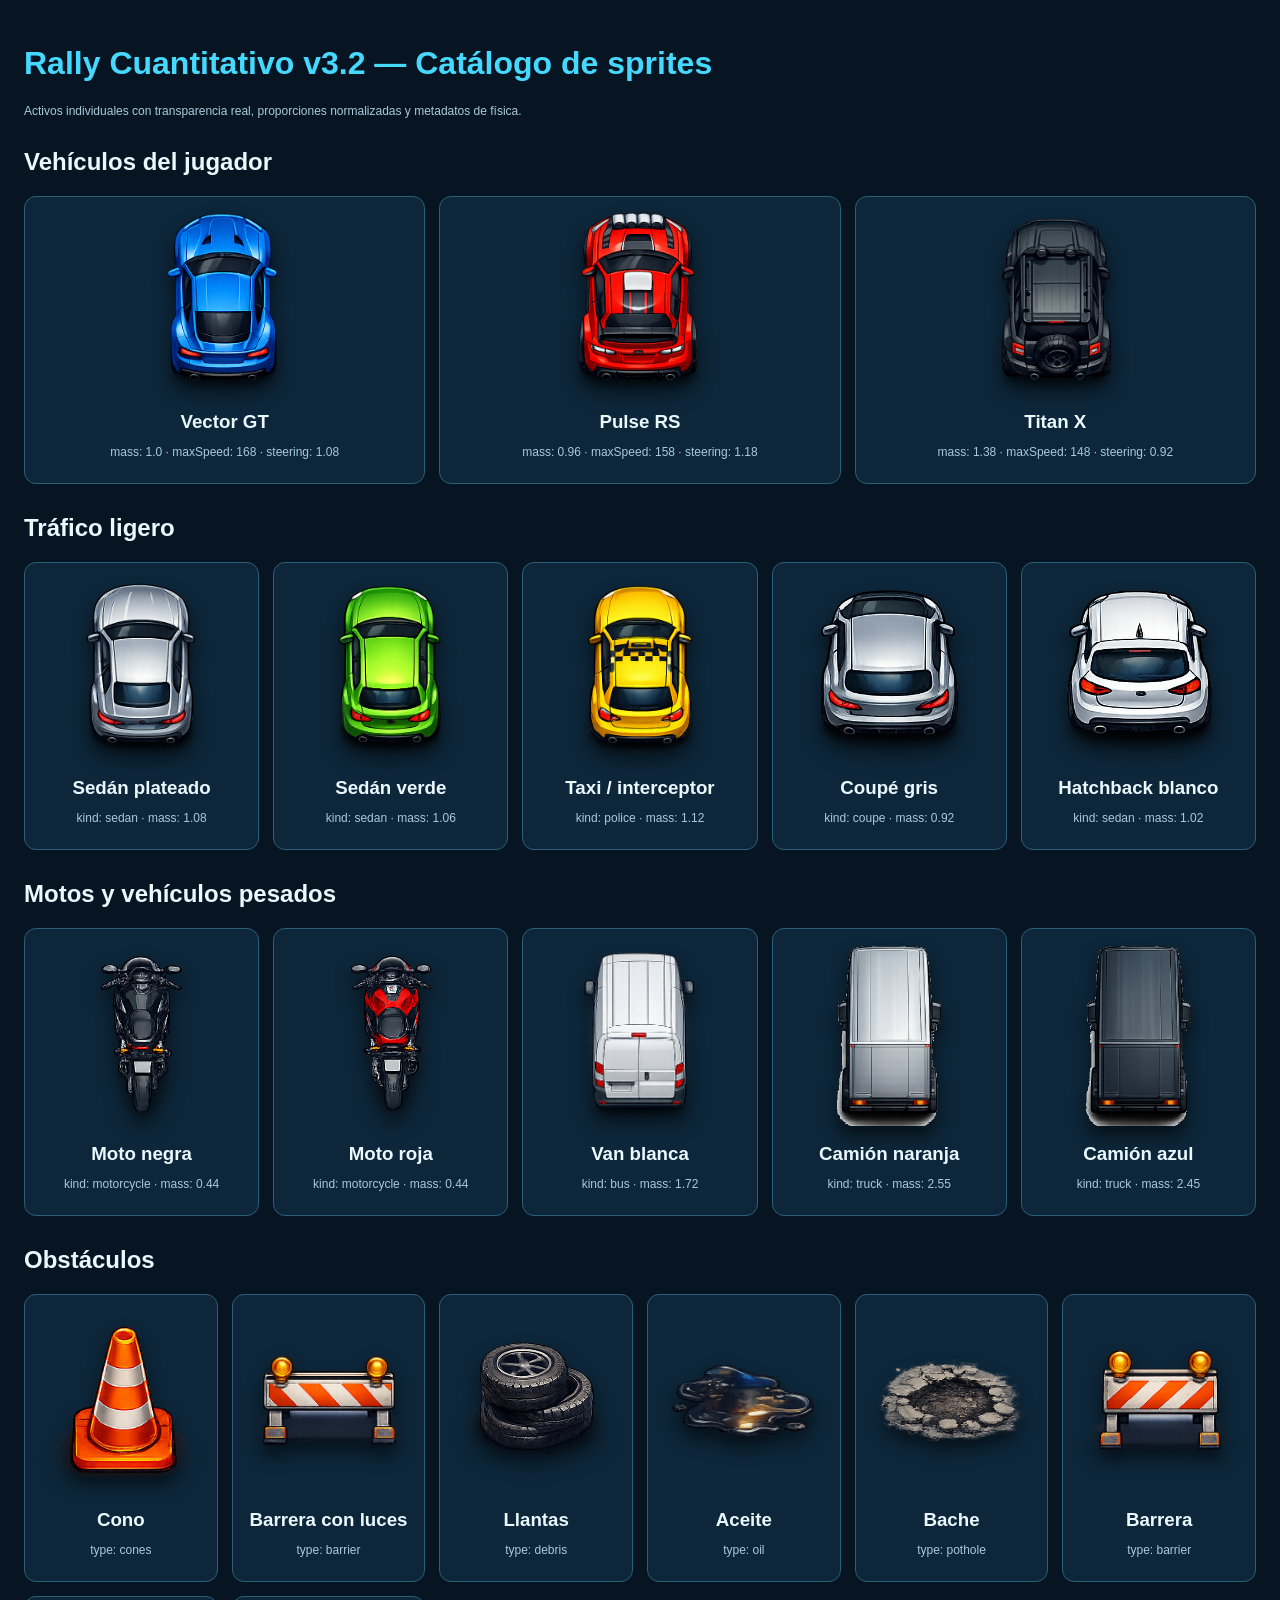
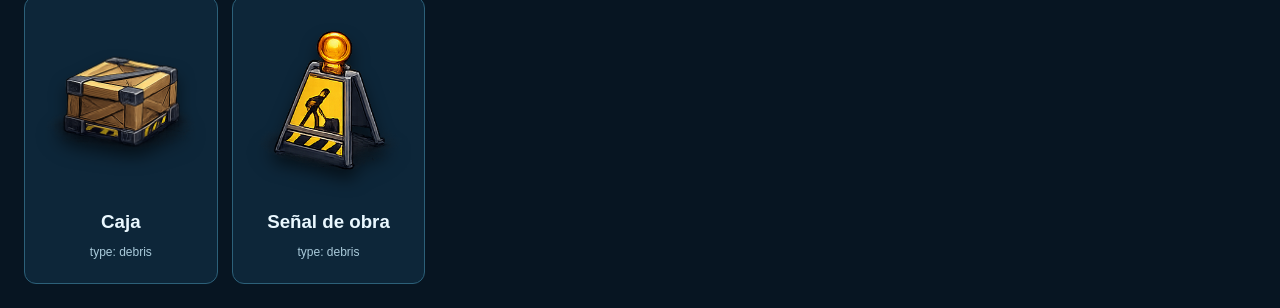
<file: CATALOGO_SPRITES_v3.2.html>
<!doctype html><html lang="es"><head><meta charset="utf-8"><meta name="viewport" content="width=device-width,initial-scale=1"><title>Catálogo de sprites Rally Cuantitativo v3.2</title><style>body{font-family:Arial,sans-serif;background:#071522;color:#eaf8ff;margin:0;padding:24px}h1{color:#45d9ff}h2{margin-top:30px}.grid{display:grid;grid-template-columns:repeat(auto-fit,minmax(170px,1fr));gap:14px}article{background:#0d2639;border:1px solid #2c6079;border-radius:12px;padding:12px;text-align:center}img{width:100%;height:190px;object-fit:contain;filter:drop-shadow(0 10px 8px rgba(0,0,0,.55))}h3{margin:8px 0 4px}p{font-size:12px;color:#a9cada}</style></head><body><h1>Rally Cuantitativo v3.2 — Catálogo de sprites</h1><p>Activos individuales con transparencia real, proporciones normalizadas y metadatos de física.</p><section><h2>Vehículos del jugador</h2><div class='grid'><article><img src="assets/sprites/player_vector.png" alt="Vector GT"><h3>Vector GT</h3><p>mass: 1.0 · maxSpeed: 168 · steering: 1.08</p></article><article><img src="assets/sprites/player_pulse.png" alt="Pulse RS"><h3>Pulse RS</h3><p>mass: 0.96 · maxSpeed: 158 · steering: 1.18</p></article><article><img src="assets/sprites/player_titan.png" alt="Titan X"><h3>Titan X</h3><p>mass: 1.38 · maxSpeed: 148 · steering: 0.92</p></article></div></section><section><h2>Tráfico ligero</h2><div class='grid'><article><img src="assets/sprites/traffic_sedan_silver.png" alt="Sedán plateado"><h3>Sedán plateado</h3><p>kind: sedan · mass: 1.08</p></article><article><img src="assets/sprites/traffic_sedan_green.png" alt="Sedán verde"><h3>Sedán verde</h3><p>kind: sedan · mass: 1.06</p></article><article><img src="assets/sprites/traffic_taxi_yellow.png" alt="Taxi / interceptor"><h3>Taxi / interceptor</h3><p>kind: police · mass: 1.12</p></article><article><img src="assets/sprites/traffic_coupe_gray.png" alt="Coupé gris"><h3>Coupé gris</h3><p>kind: coupe · mass: 0.92</p></article><article><img src="assets/sprites/traffic_hatch_white.png" alt="Hatchback blanco"><h3>Hatchback blanco</h3><p>kind: sedan · mass: 1.02</p></article></div></section><section><h2>Motos y vehículos pesados</h2><div class='grid'><article><img src="assets/sprites/traffic_moto_black.png" alt="Moto negra"><h3>Moto negra</h3><p>kind: motorcycle · mass: 0.44</p></article><article><img src="assets/sprites/traffic_moto_red.png" alt="Moto roja"><h3>Moto roja</h3><p>kind: motorcycle · mass: 0.44</p></article><article><img src="assets/sprites/traffic_van_white.png" alt="Van blanca"><h3>Van blanca</h3><p>kind: bus · mass: 1.72</p></article><article><img src="assets/sprites/traffic_truck_orange.png" alt="Camión naranja"><h3>Camión naranja</h3><p>kind: truck · mass: 2.55</p></article><article><img src="assets/sprites/traffic_truck_blue.png" alt="Camión azul"><h3>Camión azul</h3><p>kind: truck · mass: 2.45</p></article></div></section><section><h2>Obstáculos</h2><div class='grid'><article><img src="assets/sprites/obstacle_cone.png" alt="Cono"><h3>Cono</h3><p>type: cones</p></article><article><img src="assets/sprites/obstacle_barrier_lights.png" alt="Barrera con luces"><h3>Barrera con luces</h3><p>type: barrier</p></article><article><img src="assets/sprites/obstacle_tires.png" alt="Llantas"><h3>Llantas</h3><p>type: debris</p></article><article><img src="assets/sprites/obstacle_oil.png" alt="Aceite"><h3>Aceite</h3><p>type: oil</p></article><article><img src="assets/sprites/obstacle_pothole.png" alt="Bache"><h3>Bache</h3><p>type: pothole</p></article><article><img src="assets/sprites/obstacle_barrier.png" alt="Barrera"><h3>Barrera</h3><p>type: barrier</p></article><article><img src="assets/sprites/obstacle_crate.png" alt="Caja"><h3>Caja</h3><p>type: debris</p></article><article><img src="assets/sprites/obstacle_roadwork.png" alt="Señal de obra"><h3>Señal de obra</h3><p>type: debris</p></article></div></section></body></html>
</file>
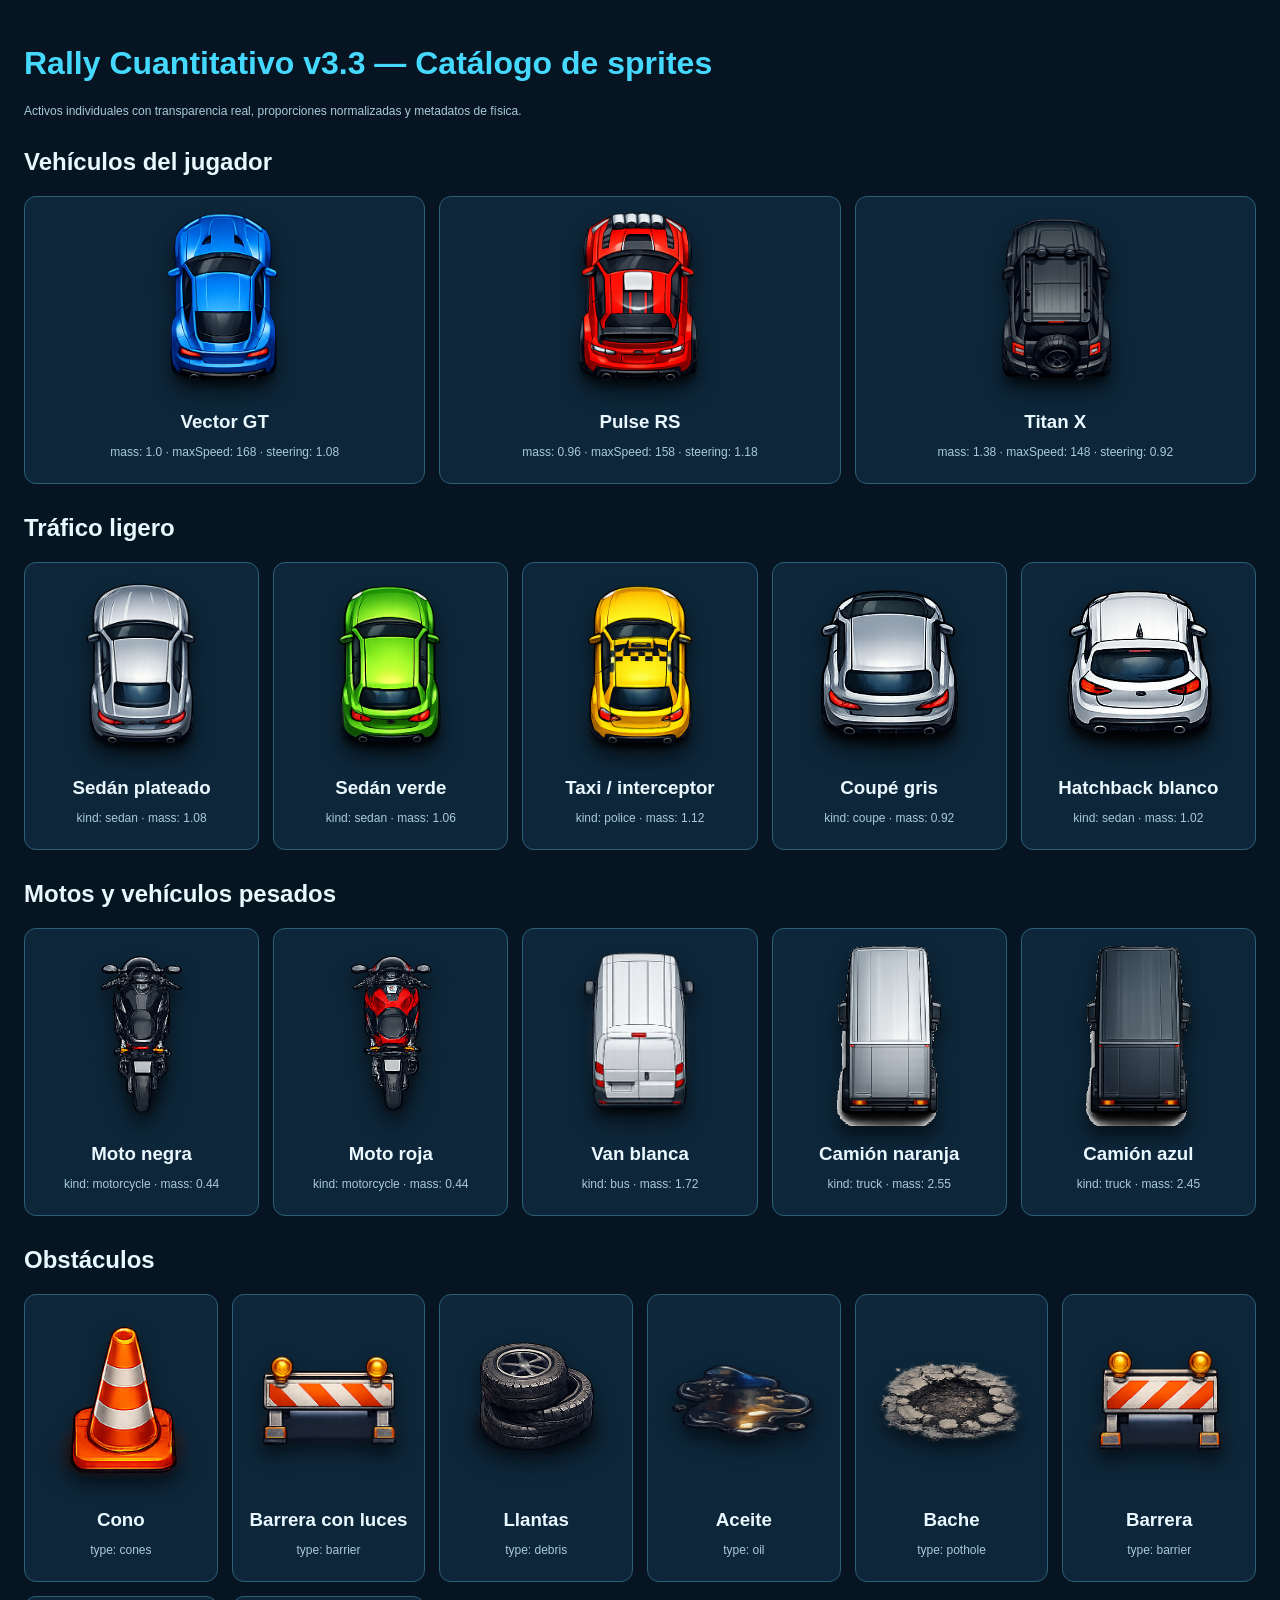
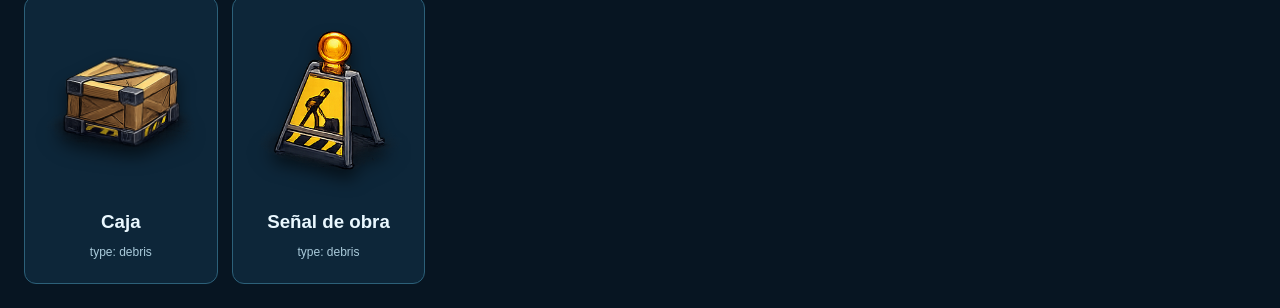
<file: CATALOGO_SPRITES_v3.3.html>
<!doctype html><html lang="es"><head><meta charset="utf-8"><meta name="viewport" content="width=device-width,initial-scale=1"><title>Catálogo de sprites Rally Cuantitativo v3.3</title><style>body{font-family:Arial,sans-serif;background:#071522;color:#eaf8ff;margin:0;padding:24px}h1{color:#45d9ff}h2{margin-top:30px}.grid{display:grid;grid-template-columns:repeat(auto-fit,minmax(170px,1fr));gap:14px}article{background:#0d2639;border:1px solid #2c6079;border-radius:12px;padding:12px;text-align:center}img{width:100%;height:190px;object-fit:contain;filter:drop-shadow(0 10px 8px rgba(0,0,0,.55))}h3{margin:8px 0 4px}p{font-size:12px;color:#a9cada}</style></head><body><h1>Rally Cuantitativo v3.3 — Catálogo de sprites</h1><p>Activos individuales con transparencia real, proporciones normalizadas y metadatos de física.</p><section><h2>Vehículos del jugador</h2><div class='grid'><article><img src="assets/sprites/player_vector.png" alt="Vector GT"><h3>Vector GT</h3><p>mass: 1.0 · maxSpeed: 168 · steering: 1.08</p></article><article><img src="assets/sprites/player_pulse.png" alt="Pulse RS"><h3>Pulse RS</h3><p>mass: 0.96 · maxSpeed: 158 · steering: 1.18</p></article><article><img src="assets/sprites/player_titan.png" alt="Titan X"><h3>Titan X</h3><p>mass: 1.38 · maxSpeed: 148 · steering: 0.92</p></article></div></section><section><h2>Tráfico ligero</h2><div class='grid'><article><img src="assets/sprites/traffic_sedan_silver.png" alt="Sedán plateado"><h3>Sedán plateado</h3><p>kind: sedan · mass: 1.08</p></article><article><img src="assets/sprites/traffic_sedan_green.png" alt="Sedán verde"><h3>Sedán verde</h3><p>kind: sedan · mass: 1.06</p></article><article><img src="assets/sprites/traffic_taxi_yellow.png" alt="Taxi / interceptor"><h3>Taxi / interceptor</h3><p>kind: police · mass: 1.12</p></article><article><img src="assets/sprites/traffic_coupe_gray.png" alt="Coupé gris"><h3>Coupé gris</h3><p>kind: coupe · mass: 0.92</p></article><article><img src="assets/sprites/traffic_hatch_white.png" alt="Hatchback blanco"><h3>Hatchback blanco</h3><p>kind: sedan · mass: 1.02</p></article></div></section><section><h2>Motos y vehículos pesados</h2><div class='grid'><article><img src="assets/sprites/traffic_moto_black.png" alt="Moto negra"><h3>Moto negra</h3><p>kind: motorcycle · mass: 0.44</p></article><article><img src="assets/sprites/traffic_moto_red.png" alt="Moto roja"><h3>Moto roja</h3><p>kind: motorcycle · mass: 0.44</p></article><article><img src="assets/sprites/traffic_van_white.png" alt="Van blanca"><h3>Van blanca</h3><p>kind: bus · mass: 1.72</p></article><article><img src="assets/sprites/traffic_truck_orange.png" alt="Camión naranja"><h3>Camión naranja</h3><p>kind: truck · mass: 2.55</p></article><article><img src="assets/sprites/traffic_truck_blue.png" alt="Camión azul"><h3>Camión azul</h3><p>kind: truck · mass: 2.45</p></article></div></section><section><h2>Obstáculos</h2><div class='grid'><article><img src="assets/sprites/obstacle_cone.png" alt="Cono"><h3>Cono</h3><p>type: cones</p></article><article><img src="assets/sprites/obstacle_barrier_lights.png" alt="Barrera con luces"><h3>Barrera con luces</h3><p>type: barrier</p></article><article><img src="assets/sprites/obstacle_tires.png" alt="Llantas"><h3>Llantas</h3><p>type: debris</p></article><article><img src="assets/sprites/obstacle_oil.png" alt="Aceite"><h3>Aceite</h3><p>type: oil</p></article><article><img src="assets/sprites/obstacle_pothole.png" alt="Bache"><h3>Bache</h3><p>type: pothole</p></article><article><img src="assets/sprites/obstacle_barrier.png" alt="Barrera"><h3>Barrera</h3><p>type: barrier</p></article><article><img src="assets/sprites/obstacle_crate.png" alt="Caja"><h3>Caja</h3><p>type: debris</p></article><article><img src="assets/sprites/obstacle_roadwork.png" alt="Señal de obra"><h3>Señal de obra</h3><p>type: debris</p></article></div></section></body></html>
</file>
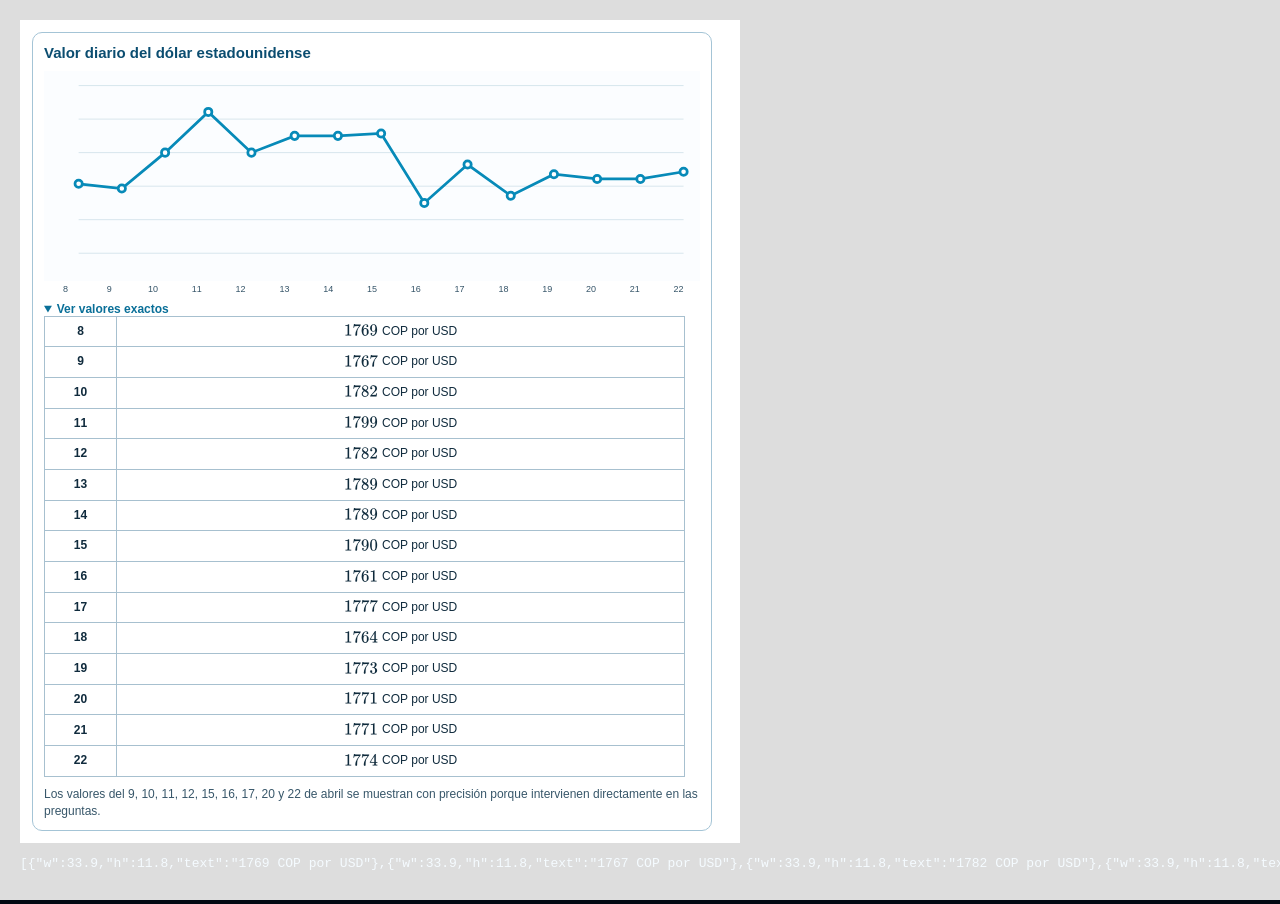
<file: VALIDACION_TYT03_v3.0.html>
<!doctype html><html><head><meta charset="utf-8"><link rel="stylesheet" href="styles.css"><style>body{background:#ddd;padding:20px}.test-card{width:720px;background:white;padding:12px}.data-visual{max-width:680px}</style><script>window.MathJax={tex:{inlineMath:[["\\(","\\)"]],displayMath:[["\\[","\\]"]],processEscapes:true},svg:{fontCache:"local",scale:1.15},startup:{typeset:false}};</script><script src="mathjax-tex-svg.js"></script></head><body><article class="test-card"><section class="data-visual html-chart" data-visual-type="line">
      <h4>Valor diario del dólar estadounidense</h4><div class="chart-frame"><svg viewBox="0 0 720 230" role="img" aria-label="Valor diario del dólar estadounidense"><g class="chart-grid"><line x1="38" y1="16.0" x2="702" y2="16.0" /><line x1="38" y1="52.8" x2="702" y2="52.8" /><line x1="38" y1="89.6" x2="702" y2="89.6" /><line x1="38" y1="126.4" x2="702" y2="126.4" /><line x1="38" y1="163.2" x2="702" y2="163.2" /><line x1="38" y1="200.0" x2="702" y2="200.0" /></g><polyline class="chart-line" points="38.0,123.8 85.4,129.0 132.9,89.6 180.3,44.9 227.7,89.6 275.1,71.2 322.6,71.2 370.0,68.6 417.4,144.8 464.9,102.7 512.3,136.9 559.7,113.3 607.1,118.5 654.6,118.5 702.0,110.6"/><g class="chart-points"><circle cx="38.0" cy="123.8" r="4" /><circle cx="85.4" cy="129.0" r="4" /><circle cx="132.9" cy="89.6" r="4" /><circle cx="180.3" cy="44.9" r="4" /><circle cx="227.7" cy="89.6" r="4" /><circle cx="275.1" cy="71.2" r="4" /><circle cx="322.6" cy="71.2" r="4" /><circle cx="370.0" cy="68.6" r="4" /><circle cx="417.4" cy="144.8" r="4" /><circle cx="464.9" cy="102.7" r="4" /><circle cx="512.3" cy="136.9" r="4" /><circle cx="559.7" cy="113.3" r="4" /><circle cx="607.1" cy="118.5" r="4" /><circle cx="654.6" cy="118.5" r="4" /><circle cx="702.0" cy="110.6" r="4" /></g></svg><div class="chart-x-labels" style="--count:15"><span>8</span><span>9</span><span>10</span><span>11</span><span>12</span><span>13</span><span>14</span><span>15</span><span>16</span><span>17</span><span>18</span><span>19</span><span>20</span><span>21</span><span>22</span></div></div>
      <details open class="chart-data"><summary>Ver valores exactos</summary><div class="table-scroll"><table class="math-table compact-table"><tbody><tr><th>8</th><td>\(1769\) COP por USD</td></tr><tr><th>9</th><td>\(1767\) COP por USD</td></tr><tr><th>10</th><td>\(1782\) COP por USD</td></tr><tr><th>11</th><td>\(1799\) COP por USD</td></tr><tr><th>12</th><td>\(1782\) COP por USD</td></tr><tr><th>13</th><td>\(1789\) COP por USD</td></tr><tr><th>14</th><td>\(1789\) COP por USD</td></tr><tr><th>15</th><td>\(1790\) COP por USD</td></tr><tr><th>16</th><td>\(1761\) COP por USD</td></tr><tr><th>17</th><td>\(1777\) COP por USD</td></tr><tr><th>18</th><td>\(1764\) COP por USD</td></tr><tr><th>19</th><td>\(1773\) COP por USD</td></tr><tr><th>20</th><td>\(1771\) COP por USD</td></tr><tr><th>21</th><td>\(1771\) COP por USD</td></tr><tr><th>22</th><td>\(1774\) COP por USD</td></tr></tbody></table></div></details><p class="visual-note">Los valores del 9, 10, 11, 12, 15, 16, 17, 20 y 22 de abril se muestran con precisión porque intervienen directamente en las preguntas.</p></section></article><pre id="result">PENDING</pre><script>(async()=>{await MathJax.typesetPromise();await new Promise(r=>setTimeout(r,200));const a=[...document.querySelectorAll('mjx-container[jax="SVG"]>svg')].map(x=>{const r=x.getBoundingClientRect();return {w:+r.width.toFixed(1),h:+r.height.toFixed(1),text:x.parentElement.parentElement.textContent.trim().slice(0,40)}});document.getElementById('result').textContent=JSON.stringify(a);})();</script></body></html>
</file>
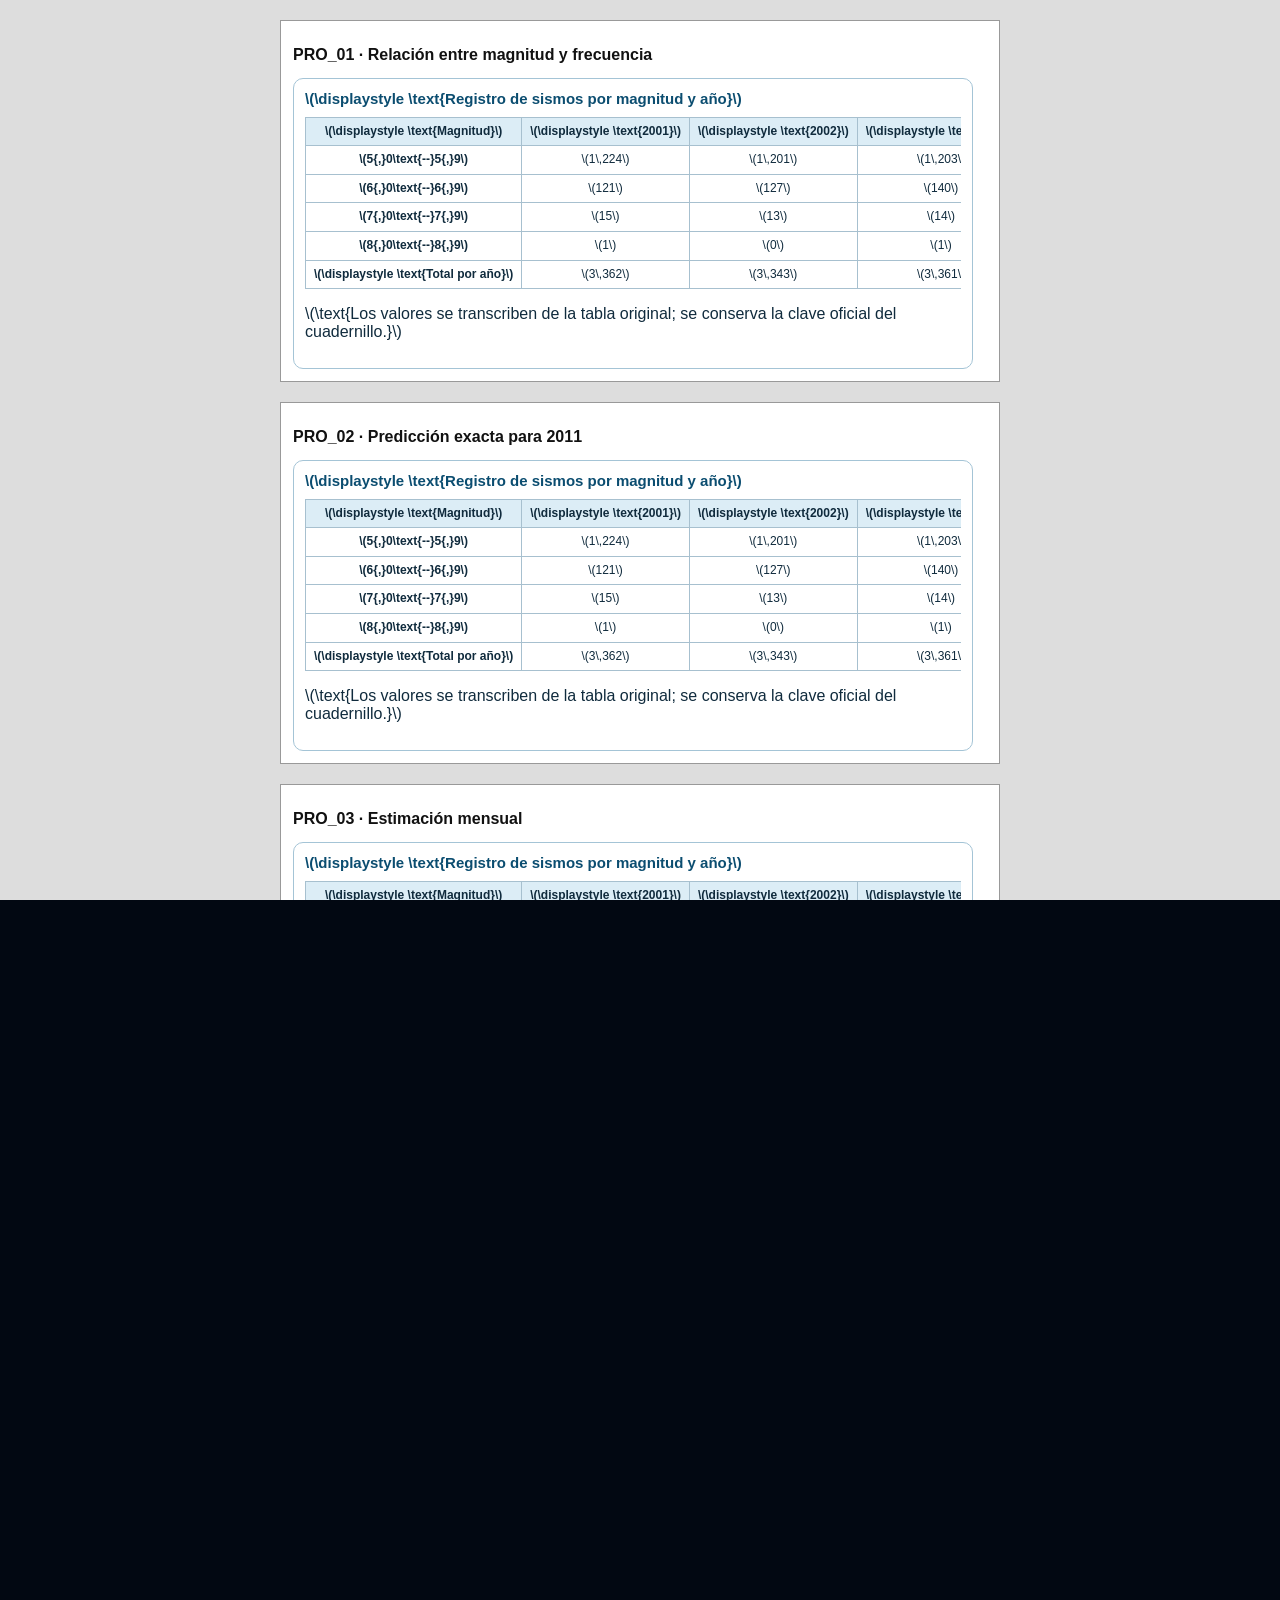
<file: VALIDACION_VISUAL_MATHJAX_v3.0.html>
<!doctype html><html><head><meta charset="utf-8"><link rel="stylesheet" href="styles.css"><style>body{background:#ddd;padding:20px}.test-card{width:720px;margin:0 auto 20px;background:white;padding:12px;border:1px solid #999}.test-card h2{font:700 16px Arial;color:#111}.test-card .data-visual{max-width:680px}</style><script>window.MathJax={tex:{inlineMath:[["\(","\)"]],displayMath:[["\[","\]"]],processEscapes:true},svg:{fontCache:"local",scale:1.15},startup:{typeset:false}};</script><script src="mathjax-tex-svg.js"></script></head><body><article class="test-card" data-qid="PRO_01"><h2>PRO_01 · Relación entre magnitud y frecuencia</h2><section aria-label="Registro de sismos por magnitud y año" class="data-visual" data-rendering="HTML + MathJax SVG"><h4>\(\displaystyle \text{Registro de sismos por magnitud y año}\)</h4><div class="table-scroll"><table class="math-table wide-table"><thead><tr><th scope="col">\(\displaystyle \text{Magnitud}\)</th><th scope="col">\(\displaystyle \text{2001}\)</th><th scope="col">\(\displaystyle \text{2002}\)</th><th scope="col">\(\displaystyle \text{2003}\)</th><th scope="col">\(\displaystyle \text{2004}\)</th><th scope="col">\(\displaystyle \text{2005}\)</th><th scope="col">\(\displaystyle \text{2006}\)</th><th scope="col">\(\displaystyle \text{2007}\)</th><th scope="col">\(\displaystyle \text{2008}\)</th><th scope="col">\(\displaystyle \text{2009}\)</th><th scope="col">\(\displaystyle \text{2010}\)</th><th scope="col">\(\displaystyle \text{Total por magnitud}\)</th></tr></thead><tbody><tr><th scope="row">\(5{,}0\text{--}5{,}9\)</th><td>\(1\,224\)</td><td>\(1\,201\)</td><td>\(1\,203\)</td><td>\(1\,514\)</td><td>\(1\,693\)</td><td>\(1\,712\)</td><td>\(2\,074\)</td><td>\(1\,768\)</td><td>\(1\,832\)</td><td>\(1\,944\)</td><td>\(16\,165\)</td></tr><tr><th scope="row">\(6{,}0\text{--}6{,}9\)</th><td>\(121\)</td><td>\(127\)</td><td>\(140\)</td><td>\(141\)</td><td>\(140\)</td><td>\(142\)</td><td>\(121\)</td><td>\(168\)</td><td>\(151\)</td><td>\(151\)</td><td>\(1\,459\)</td></tr><tr><th scope="row">\(7{,}0\text{--}7{,}9\)</th><td>\(15\)</td><td>\(13\)</td><td>\(14\)</td><td>\(14\)</td><td>\(10\)</td><td>\(9\)</td><td>\(15\)</td><td>\(12\)</td><td>\(21\)</td><td>\(21\)</td><td>\(143\)</td></tr><tr><th scope="row">\(8{,}0\text{--}8{,}9\)</th><td>\(1\)</td><td>\(0\)</td><td>\(1\)</td><td>\(1\)</td><td>\(1\)</td><td>\(2\)</td><td>\(1\)</td><td>\(0\)</td><td>\(1\)</td><td>\(1\)</td><td>\(12\)</td></tr><tr><th scope="row">\(\displaystyle \text{Total por año}\)</th><td>\(3\,362\)</td><td>\(3\,343\)</td><td>\(3\,361\)</td><td>\(3\,674\)</td><td>\(3\,849\)</td><td>\(3\,871\)</td><td>\(3\,362\)</td><td>\(3\,956\)</td><td>\(4\,014\)</td><td>\(4\,127\)</td><td>\(36\,919\)</td></tr></tbody></table></div><p class="table-note">\(\text{Los valores se transcriben de la tabla original; se conserva la clave oficial del cuadernillo.}\)</p></section></article><article class="test-card" data-qid="PRO_02"><h2>PRO_02 · Predicción exacta para 2011</h2><section aria-label="Registro de sismos por magnitud y año" class="data-visual" data-rendering="HTML + MathJax SVG"><h4>\(\displaystyle \text{Registro de sismos por magnitud y año}\)</h4><div class="table-scroll"><table class="math-table wide-table"><thead><tr><th scope="col">\(\displaystyle \text{Magnitud}\)</th><th scope="col">\(\displaystyle \text{2001}\)</th><th scope="col">\(\displaystyle \text{2002}\)</th><th scope="col">\(\displaystyle \text{2003}\)</th><th scope="col">\(\displaystyle \text{2004}\)</th><th scope="col">\(\displaystyle \text{2005}\)</th><th scope="col">\(\displaystyle \text{2006}\)</th><th scope="col">\(\displaystyle \text{2007}\)</th><th scope="col">\(\displaystyle \text{2008}\)</th><th scope="col">\(\displaystyle \text{2009}\)</th><th scope="col">\(\displaystyle \text{2010}\)</th><th scope="col">\(\displaystyle \text{Total por magnitud}\)</th></tr></thead><tbody><tr><th scope="row">\(5{,}0\text{--}5{,}9\)</th><td>\(1\,224\)</td><td>\(1\,201\)</td><td>\(1\,203\)</td><td>\(1\,514\)</td><td>\(1\,693\)</td><td>\(1\,712\)</td><td>\(2\,074\)</td><td>\(1\,768\)</td><td>\(1\,832\)</td><td>\(1\,944\)</td><td>\(16\,165\)</td></tr><tr><th scope="row">\(6{,}0\text{--}6{,}9\)</th><td>\(121\)</td><td>\(127\)</td><td>\(140\)</td><td>\(141\)</td><td>\(140\)</td><td>\(142\)</td><td>\(121\)</td><td>\(168\)</td><td>\(151\)</td><td>\(151\)</td><td>\(1\,459\)</td></tr><tr><th scope="row">\(7{,}0\text{--}7{,}9\)</th><td>\(15\)</td><td>\(13\)</td><td>\(14\)</td><td>\(14\)</td><td>\(10\)</td><td>\(9\)</td><td>\(15\)</td><td>\(12\)</td><td>\(21\)</td><td>\(21\)</td><td>\(143\)</td></tr><tr><th scope="row">\(8{,}0\text{--}8{,}9\)</th><td>\(1\)</td><td>\(0\)</td><td>\(1\)</td><td>\(1\)</td><td>\(1\)</td><td>\(2\)</td><td>\(1\)</td><td>\(0\)</td><td>\(1\)</td><td>\(1\)</td><td>\(12\)</td></tr><tr><th scope="row">\(\displaystyle \text{Total por año}\)</th><td>\(3\,362\)</td><td>\(3\,343\)</td><td>\(3\,361\)</td><td>\(3\,674\)</td><td>\(3\,849\)</td><td>\(3\,871\)</td><td>\(3\,362\)</td><td>\(3\,956\)</td><td>\(4\,014\)</td><td>\(4\,127\)</td><td>\(36\,919\)</td></tr></tbody></table></div><p class="table-note">\(\text{Los valores se transcriben de la tabla original; se conserva la clave oficial del cuadernillo.}\)</p></section></article><article class="test-card" data-qid="PRO_03"><h2>PRO_03 · Estimación mensual</h2><section aria-label="Registro de sismos por magnitud y año" class="data-visual" data-rendering="HTML + MathJax SVG"><h4>\(\displaystyle \text{Registro de sismos por magnitud y año}\)</h4><div class="table-scroll"><table class="math-table wide-table"><thead><tr><th scope="col">\(\displaystyle \text{Magnitud}\)</th><th scope="col">\(\displaystyle \text{2001}\)</th><th scope="col">\(\displaystyle \text{2002}\)</th><th scope="col">\(\displaystyle \text{2003}\)</th><th scope="col">\(\displaystyle \text{2004}\)</th><th scope="col">\(\displaystyle \text{2005}\)</th><th scope="col">\(\displaystyle \text{2006}\)</th><th scope="col">\(\displaystyle \text{2007}\)</th><th scope="col">\(\displaystyle \text{2008}\)</th><th scope="col">\(\displaystyle \text{2009}\)</th><th scope="col">\(\displaystyle \text{2010}\)</th><th scope="col">\(\displaystyle \text{Total por magnitud}\)</th></tr></thead><tbody><tr><th scope="row">\(5{,}0\text{--}5{,}9\)</th><td>\(1\,224\)</td><td>\(1\,201\)</td><td>\(1\,203\)</td><td>\(1\,514\)</td><td>\(1\,693\)</td><td>\(1\,712\)</td><td>\(2\,074\)</td><td>\(1\,768\)</td><td>\(1\,832\)</td><td>\(1\,944\)</td><td>\(16\,165\)</td></tr><tr><th scope="row">\(6{,}0\text{--}6{,}9\)</th><td>\(121\)</td><td>\(127\)</td><td>\(140\)</td><td>\(141\)</td><td>\(140\)</td><td>\(142\)</td><td>\(121\)</td><td>\(168\)</td><td>\(151\)</td><td>\(151\)</td><td>\(1\,459\)</td></tr><tr><th scope="row">\(7{,}0\text{--}7{,}9\)</th><td>\(15\)</td><td>\(13\)</td><td>\(14\)</td><td>\(14\)</td><td>\(10\)</td><td>\(9\)</td><td>\(15\)</td><td>\(12\)</td><td>\(21\)</td><td>\(21\)</td><td>\(143\)</td></tr><tr><th scope="row">\(8{,}0\text{--}8{,}9\)</th><td>\(1\)</td><td>\(0\)</td><td>\(1\)</td><td>\(1\)</td><td>\(1\)</td><td>\(2\)</td><td>\(1\)</td><td>\(0\)</td><td>\(1\)</td><td>\(1\)</td><td>\(12\)</td></tr><tr><th scope="row">\(\displaystyle \text{Total por año}\)</th><td>\(3\,362\)</td><td>\(3\,343\)</td><td>\(3\,361\)</td><td>\(3\,674\)</td><td>\(3\,849\)</td><td>\(3\,871\)</td><td>\(3\,362\)</td><td>\(3\,956\)</td><td>\(4\,014\)</td><td>\(4\,127\)</td><td>\(36\,919\)</td></tr></tbody></table></div><p class="table-note">\(\text{Los valores se transcriben de la tabla original; se conserva la clave oficial del cuadernillo.}\)</p></section></article><article class="test-card" data-qid="PRO_04"><h2>PRO_04 · Año más cercano y más lejano al promedio</h2><section aria-label="Registro de sismos por magnitud y año" class="data-visual" data-rendering="HTML + MathJax SVG"><h4>\(\displaystyle \text{Registro de sismos por magnitud y año}\)</h4><div class="table-scroll"><table class="math-table wide-table"><thead><tr><th scope="col">\(\displaystyle \text{Magnitud}\)</th><th scope="col">\(\displaystyle \text{2001}\)</th><th scope="col">\(\displaystyle \text{2002}\)</th><th scope="col">\(\displaystyle \text{2003}\)</th><th scope="col">\(\displaystyle \text{2004}\)</th><th scope="col">\(\displaystyle \text{2005}\)</th><th scope="col">\(\displaystyle \text{2006}\)</th><th scope="col">\(\displaystyle \text{2007}\)</th><th scope="col">\(\displaystyle \text{2008}\)</th><th scope="col">\(\displaystyle \text{2009}\)</th><th scope="col">\(\displaystyle \text{2010}\)</th><th scope="col">\(\displaystyle \text{Total por magnitud}\)</th></tr></thead><tbody><tr><th scope="row">\(5{,}0\text{--}5{,}9\)</th><td>\(1\,224\)</td><td>\(1\,201\)</td><td>\(1\,203\)</td><td>\(1\,514\)</td><td>\(1\,693\)</td><td>\(1\,712\)</td><td>\(2\,074\)</td><td>\(1\,768\)</td><td>\(1\,832\)</td><td>\(1\,944\)</td><td>\(16\,165\)</td></tr><tr><th scope="row">\(6{,}0\text{--}6{,}9\)</th><td>\(121\)</td><td>\(127\)</td><td>\(140\)</td><td>\(141\)</td><td>\(140\)</td><td>\(142\)</td><td>\(121\)</td><td>\(168\)</td><td>\(151\)</td><td>\(151\)</td><td>\(1\,459\)</td></tr><tr><th scope="row">\(7{,}0\text{--}7{,}9\)</th><td>\(15\)</td><td>\(13\)</td><td>\(14\)</td><td>\(14\)</td><td>\(10\)</td><td>\(9\)</td><td>\(15\)</td><td>\(12\)</td><td>\(21\)</td><td>\(21\)</td><td>\(143\)</td></tr><tr><th scope="row">\(8{,}0\text{--}8{,}9\)</th><td>\(1\)</td><td>\(0\)</td><td>\(1\)</td><td>\(1\)</td><td>\(1\)</td><td>\(2\)</td><td>\(1\)</td><td>\(0\)</td><td>\(1\)</td><td>\(1\)</td><td>\(12\)</td></tr><tr><th scope="row">\(\displaystyle \text{Total por año}\)</th><td>\(3\,362\)</td><td>\(3\,343\)</td><td>\(3\,361\)</td><td>\(3\,674\)</td><td>\(3\,849\)</td><td>\(3\,871\)</td><td>\(3\,362\)</td><td>\(3\,956\)</td><td>\(4\,014\)</td><td>\(4\,127\)</td><td>\(36\,919\)</td></tr></tbody></table></div><p class="table-note">\(\text{Los valores se transcriben de la tabla original; se conserva la clave oficial del cuadernillo.}\)</p></section></article><article class="test-card" data-qid="PRO_05"><h2>PRO_05 · Proporción de sismos entre 8,0 y 8,9</h2><section aria-label="Registro de sismos por magnitud y año" class="data-visual" data-rendering="HTML + MathJax SVG"><h4>\(\displaystyle \text{Registro de sismos por magnitud y año}\)</h4><div class="table-scroll"><table class="math-table wide-table"><thead><tr><th scope="col">\(\displaystyle \text{Magnitud}\)</th><th scope="col">\(\displaystyle \text{2001}\)</th><th scope="col">\(\displaystyle \text{2002}\)</th><th scope="col">\(\displaystyle \text{2003}\)</th><th scope="col">\(\displaystyle \text{2004}\)</th><th scope="col">\(\displaystyle \text{2005}\)</th><th scope="col">\(\displaystyle \text{2006}\)</th><th scope="col">\(\displaystyle \text{2007}\)</th><th scope="col">\(\displaystyle \text{2008}\)</th><th scope="col">\(\displaystyle \text{2009}\)</th><th scope="col">\(\displaystyle \text{2010}\)</th><th scope="col">\(\displaystyle \text{Total por magnitud}\)</th></tr></thead><tbody><tr><th scope="row">\(5{,}0\text{--}5{,}9\)</th><td>\(1\,224\)</td><td>\(1\,201\)</td><td>\(1\,203\)</td><td>\(1\,514\)</td><td>\(1\,693\)</td><td>\(1\,712\)</td><td>\(2\,074\)</td><td>\(1\,768\)</td><td>\(1\,832\)</td><td>\(1\,944\)</td><td>\(16\,165\)</td></tr><tr><th scope="row">\(6{,}0\text{--}6{,}9\)</th><td>\(121\)</td><td>\(127\)</td><td>\(140\)</td><td>\(141\)</td><td>\(140\)</td><td>\(142\)</td><td>\(121\)</td><td>\(168\)</td><td>\(151\)</td><td>\(151\)</td><td>\(1\,459\)</td></tr><tr><th scope="row">\(7{,}0\text{--}7{,}9\)</th><td>\(15\)</td><td>\(13\)</td><td>\(14\)</td><td>\(14\)</td><td>\(10\)</td><td>\(9\)</td><td>\(15\)</td><td>\(12\)</td><td>\(21\)</td><td>\(21\)</td><td>\(143\)</td></tr><tr><th scope="row">\(8{,}0\text{--}8{,}9\)</th><td>\(1\)</td><td>\(0\)</td><td>\(1\)</td><td>\(1\)</td><td>\(1\)</td><td>\(2\)</td><td>\(1\)</td><td>\(0\)</td><td>\(1\)</td><td>\(1\)</td><td>\(12\)</td></tr><tr><th scope="row">\(\displaystyle \text{Total por año}\)</th><td>\(3\,362\)</td><td>\(3\,343\)</td><td>\(3\,361\)</td><td>\(3\,674\)</td><td>\(3\,849\)</td><td>\(3\,871\)</td><td>\(3\,362\)</td><td>\(3\,956\)</td><td>\(4\,014\)</td><td>\(4\,127\)</td><td>\(36\,919\)</td></tr></tbody></table></div><p class="table-note">\(\text{Los valores se transcriben de la tabla original; se conserva la clave oficial del cuadernillo.}\)</p></section></article><article class="test-card" data-qid="PRO_06"><h2>PRO_06 · Comparación de dos repartos</h2><section class="data-visual family-visual" data-visual-type="family-tree"><h4>Esquema familiar de la herencia</h4>
    <div class="family-root">Tía Antonia</div><div class="family-line"></div>
    <div class="family-nephews"><div>Beatriz <small>(fallecida)</small></div><div>Jacinto</div><div>Antonio <small>(fallecido)</small></div><div>Blanca</div><div>Héctor</div></div>
    <div class="family-children"><div><b>Hijos de Beatriz</b><span>Patricia</span><span>Jaime</span></div><div></div><div><b>Hijo de Antonio</b><span>Juan</span></div><div></div><div><b>Hijos de Héctor</b><span>Teresa</span><span>Bernardo</span></div></div>
    <div class="rule-card">Cada bien se divide primero en \(5\) partes iguales. La parte de un sobrino fallecido se reparte por igual entre sus hijos.</div></section></article><article class="test-card" data-qid="PRO_07"><h2>PRO_07 · Parte correspondiente a Juan</h2><section class="data-visual family-visual" data-visual-type="family-tree"><h4>Esquema familiar de la herencia</h4>
    <div class="family-root">Tía Antonia</div><div class="family-line"></div>
    <div class="family-nephews"><div>Beatriz <small>(fallecida)</small></div><div>Jacinto</div><div>Antonio <small>(fallecido)</small></div><div>Blanca</div><div>Héctor</div></div>
    <div class="family-children"><div><b>Hijos de Beatriz</b><span>Patricia</span><span>Jaime</span></div><div></div><div><b>Hijo de Antonio</b><span>Juan</span></div><div></div><div><b>Hijos de Héctor</b><span>Teresa</span><span>Bernardo</span></div></div>
    <div class="rule-card">Cada bien se divide primero en \(5\) partes iguales. La parte de un sobrino fallecido se reparte por igual entre sus hijos.</div></section></article><article class="test-card" data-qid="PRO_08"><h2>PRO_08 · Menor costo por sesión</h2><section aria-label="Planes mensuales de pilates" class="data-visual" data-rendering="HTML + MathJax SVG"><h4>\(\displaystyle \text{Planes mensuales de pilates}\)</h4><div class="table-scroll"><table class="math-table"><thead><tr><th scope="col">\(\displaystyle \text{Sesiones por semana}\)</th><th scope="col">\(\displaystyle \text{Clases al mes}\)</th><th scope="col">\(\displaystyle \text{Costo mensual}\)</th></tr></thead><tbody><tr><th scope="row">\(2\)</th><td>\(8\)</td><td>\(\$280\,000\)</td></tr><tr><th scope="row">\(3\)</th><td>\(12\)</td><td>\(\$384\,000\)</td></tr><tr><th scope="row">\(4\)</th><td>\(16\)</td><td>\(\$480\,000\)</td></tr></tbody></table></div></section><section aria-label="Disponibilidad semanal del instructor" class="data-visual"><h4>Disponibilidad semanal del instructor</h4><div class="table-scroll"><table class="math-table schedule-table"><thead><tr><th scope="col">\(\displaystyle \text{Hora}\)</th><th scope="col">\(\displaystyle \text{L}\)</th><th scope="col">\(\displaystyle \text{M}\)</th><th scope="col">\(\displaystyle \text{Mc}\)</th><th scope="col">\(\displaystyle \text{J}\)</th><th scope="col">\(\displaystyle \text{V}\)</th><th scope="col">\(\displaystyle \text{S}\)</th></tr></thead><tbody><tr><th scope="row">\(\displaystyle \text{8 a. m. – 9 a. m.}\)</th><td><span aria-label="Horario ocupado" class="busy-mark">\(\displaystyle \text{●}\)</span></td><td><span aria-label="Horario disponible" class="free-mark">\(\text{—}\)</span></td><td><span aria-label="Horario ocupado" class="busy-mark">\(\displaystyle \text{●}\)</span></td><td><span aria-label="Horario disponible" class="free-mark">\(\text{—}\)</span></td><td><span aria-label="Horario disponible" class="free-mark">\(\text{—}\)</span></td><td><span aria-label="Horario ocupado" class="busy-mark">\(\displaystyle \text{●}\)</span></td></tr><tr><th scope="row">\(\displaystyle \text{9 a. m. – 10 a. m.}\)</th><td><span aria-label="Horario disponible" class="free-mark">\(\text{—}\)</span></td><td><span aria-label="Horario ocupado" class="busy-mark">\(\displaystyle \text{●}\)</span></td><td><span aria-label="Horario disponible" class="free-mark">\(\text{—}\)</span></td><td><span aria-label="Horario ocupado" class="busy-mark">\(\displaystyle \text{●}\)</span></td><td><span aria-label="Horario disponible" class="free-mark">\(\text{—}\)</span></td><td><span aria-label="Horario ocupado" class="busy-mark">\(\displaystyle \text{●}\)</span></td></tr><tr><th scope="row">\(\displaystyle \text{10 a. m. – 11 a. m.}\)</th><td><span aria-label="Horario ocupado" class="busy-mark">\(\displaystyle \text{●}\)</span></td><td><span aria-label="Horario disponible" class="free-mark">\(\text{—}\)</span></td><td><span aria-label="Horario disponible" class="free-mark">\(\text{—}\)</span></td><td><span aria-label="Horario disponible" class="free-mark">\(\text{—}\)</span></td><td><span aria-label="Horario ocupado" class="busy-mark">\(\displaystyle \text{●}\)</span></td><td><span aria-label="Horario disponible" class="free-mark">\(\text{—}\)</span></td></tr><tr><th scope="row">\(\displaystyle \text{11 a. m. – 12 m.}\)</th><td><span aria-label="Horario disponible" class="free-mark">\(\text{—}\)</span></td><td><span aria-label="Horario disponible" class="free-mark">\(\text{—}\)</span></td><td><span aria-label="Horario ocupado" class="busy-mark">\(\displaystyle \text{●}\)</span></td><td><span aria-label="Horario disponible" class="free-mark">\(\text{—}\)</span></td><td><span aria-label="Horario disponible" class="free-mark">\(\text{—}\)</span></td><td><span aria-label="Horario ocupado" class="busy-mark">\(\displaystyle \text{●}\)</span></td></tr><tr><th scope="row">\(\displaystyle \text{12 m. – 1 p. m.}\)</th><td><span aria-label="Horario ocupado" class="busy-mark">\(\displaystyle \text{●}\)</span></td><td><span aria-label="Horario ocupado" class="busy-mark">\(\displaystyle \text{●}\)</span></td><td><span aria-label="Horario disponible" class="free-mark">\(\text{—}\)</span></td><td><span aria-label="Horario disponible" class="free-mark">\(\text{—}\)</span></td><td><span aria-label="Horario ocupado" class="busy-mark">\(\displaystyle \text{●}\)</span></td><td><span aria-label="Horario disponible" class="free-mark">\(\text{—}\)</span></td></tr><tr><th scope="row">\(\displaystyle \text{1 p. m. – 2 p. m.}\)</th><td><span aria-label="Horario disponible" class="free-mark">\(\text{—}\)</span></td><td><span aria-label="Horario disponible" class="free-mark">\(\text{—}\)</span></td><td><span aria-label="Horario ocupado" class="busy-mark">\(\displaystyle \text{●}\)</span></td><td><span aria-label="Horario ocupado" class="busy-mark">\(\displaystyle \text{●}\)</span></td><td><span aria-label="Horario disponible" class="free-mark">\(\text{—}\)</span></td><td><span aria-label="Horario disponible" class="free-mark">\(\text{—}\)</span></td></tr><tr><th scope="row">\(\displaystyle \text{4 p. m. – 5 p. m.}\)</th><td><span aria-label="Horario ocupado" class="busy-mark">\(\displaystyle \text{●}\)</span></td><td><span aria-label="Horario disponible" class="free-mark">\(\text{—}\)</span></td><td><span aria-label="Horario disponible" class="free-mark">\(\text{—}\)</span></td><td><span aria-label="Horario disponible" class="free-mark">\(\text{—}\)</span></td><td><span aria-label="Horario ocupado" class="busy-mark">\(\displaystyle \text{●}\)</span></td><td><span aria-label="Horario disponible" class="free-mark">\(\text{—}\)</span></td></tr><tr><th scope="row">\(\displaystyle \text{5 p. m. – 6 p. m.}\)</th><td><span aria-label="Horario disponible" class="free-mark">\(\text{—}\)</span></td><td><span aria-label="Horario ocupado" class="busy-mark">\(\displaystyle \text{●}\)</span></td><td><span aria-label="Horario ocupado" class="busy-mark">\(\displaystyle \text{●}\)</span></td><td><span aria-label="Horario ocupado" class="busy-mark">\(\displaystyle \text{●}\)</span></td><td><span aria-label="Horario disponible" class="free-mark">\(\text{—}\)</span></td><td><span aria-label="Horario disponible" class="free-mark">\(\text{—}\)</span></td></tr><tr><th scope="row">\(\displaystyle \text{6 p. m. – 7 p. m.}\)</th><td><span aria-label="Horario ocupado" class="busy-mark">\(\displaystyle \text{●}\)</span></td><td><span aria-label="Horario ocupado" class="busy-mark">\(\displaystyle \text{●}\)</span></td><td><span aria-label="Horario disponible" class="free-mark">\(\text{—}\)</span></td><td><span aria-label="Horario ocupado" class="busy-mark">\(\displaystyle \text{●}\)</span></td><td><span aria-label="Horario ocupado" class="busy-mark">\(\displaystyle \text{●}\)</span></td><td><span aria-label="Horario disponible" class="free-mark">\(\text{—}\)</span></td></tr></tbody></table></div><p class="table-note"><span class="legend-busy">\(\text{● Ocupado}\)</span>\(\text{·}\)<span class="legend-free">\(\text{— Disponible}\)</span></p></section></article><article class="test-card" data-qid="PRO_09"><h2>PRO_09 · Afirmación incorrecta sobre el horario</h2><section aria-label="Planes mensuales de pilates" class="data-visual" data-rendering="HTML + MathJax SVG"><h4>\(\displaystyle \text{Planes mensuales de pilates}\)</h4><div class="table-scroll"><table class="math-table"><thead><tr><th scope="col">\(\displaystyle \text{Sesiones por semana}\)</th><th scope="col">\(\displaystyle \text{Clases al mes}\)</th><th scope="col">\(\displaystyle \text{Costo mensual}\)</th></tr></thead><tbody><tr><th scope="row">\(2\)</th><td>\(8\)</td><td>\(\$280\,000\)</td></tr><tr><th scope="row">\(3\)</th><td>\(12\)</td><td>\(\$384\,000\)</td></tr><tr><th scope="row">\(4\)</th><td>\(16\)</td><td>\(\$480\,000\)</td></tr></tbody></table></div></section><section aria-label="Disponibilidad semanal del instructor" class="data-visual"><h4>Disponibilidad semanal del instructor</h4><div class="table-scroll"><table class="math-table schedule-table"><thead><tr><th scope="col">\(\displaystyle \text{Hora}\)</th><th scope="col">\(\displaystyle \text{L}\)</th><th scope="col">\(\displaystyle \text{M}\)</th><th scope="col">\(\displaystyle \text{Mc}\)</th><th scope="col">\(\displaystyle \text{J}\)</th><th scope="col">\(\displaystyle \text{V}\)</th><th scope="col">\(\displaystyle \text{S}\)</th></tr></thead><tbody><tr><th scope="row">\(\displaystyle \text{8 a. m. – 9 a. m.}\)</th><td><span aria-label="Horario ocupado" class="busy-mark">\(\displaystyle \text{●}\)</span></td><td><span aria-label="Horario disponible" class="free-mark">\(\text{—}\)</span></td><td><span aria-label="Horario ocupado" class="busy-mark">\(\displaystyle \text{●}\)</span></td><td><span aria-label="Horario disponible" class="free-mark">\(\text{—}\)</span></td><td><span aria-label="Horario disponible" class="free-mark">\(\text{—}\)</span></td><td><span aria-label="Horario ocupado" class="busy-mark">\(\displaystyle \text{●}\)</span></td></tr><tr><th scope="row">\(\displaystyle \text{9 a. m. – 10 a. m.}\)</th><td><span aria-label="Horario disponible" class="free-mark">\(\text{—}\)</span></td><td><span aria-label="Horario ocupado" class="busy-mark">\(\displaystyle \text{●}\)</span></td><td><span aria-label="Horario disponible" class="free-mark">\(\text{—}\)</span></td><td><span aria-label="Horario ocupado" class="busy-mark">\(\displaystyle \text{●}\)</span></td><td><span aria-label="Horario disponible" class="free-mark">\(\text{—}\)</span></td><td><span aria-label="Horario ocupado" class="busy-mark">\(\displaystyle \text{●}\)</span></td></tr><tr><th scope="row">\(\displaystyle \text{10 a. m. – 11 a. m.}\)</th><td><span aria-label="Horario ocupado" class="busy-mark">\(\displaystyle \text{●}\)</span></td><td><span aria-label="Horario disponible" class="free-mark">\(\text{—}\)</span></td><td><span aria-label="Horario disponible" class="free-mark">\(\text{—}\)</span></td><td><span aria-label="Horario disponible" class="free-mark">\(\text{—}\)</span></td><td><span aria-label="Horario ocupado" class="busy-mark">\(\displaystyle \text{●}\)</span></td><td><span aria-label="Horario disponible" class="free-mark">\(\text{—}\)</span></td></tr><tr><th scope="row">\(\displaystyle \text{11 a. m. – 12 m.}\)</th><td><span aria-label="Horario disponible" class="free-mark">\(\text{—}\)</span></td><td><span aria-label="Horario disponible" class="free-mark">\(\text{—}\)</span></td><td><span aria-label="Horario ocupado" class="busy-mark">\(\displaystyle \text{●}\)</span></td><td><span aria-label="Horario disponible" class="free-mark">\(\text{—}\)</span></td><td><span aria-label="Horario disponible" class="free-mark">\(\text{—}\)</span></td><td><span aria-label="Horario ocupado" class="busy-mark">\(\displaystyle \text{●}\)</span></td></tr><tr><th scope="row">\(\displaystyle \text{12 m. – 1 p. m.}\)</th><td><span aria-label="Horario ocupado" class="busy-mark">\(\displaystyle \text{●}\)</span></td><td><span aria-label="Horario ocupado" class="busy-mark">\(\displaystyle \text{●}\)</span></td><td><span aria-label="Horario disponible" class="free-mark">\(\text{—}\)</span></td><td><span aria-label="Horario disponible" class="free-mark">\(\text{—}\)</span></td><td><span aria-label="Horario ocupado" class="busy-mark">\(\displaystyle \text{●}\)</span></td><td><span aria-label="Horario disponible" class="free-mark">\(\text{—}\)</span></td></tr><tr><th scope="row">\(\displaystyle \text{1 p. m. – 2 p. m.}\)</th><td><span aria-label="Horario disponible" class="free-mark">\(\text{—}\)</span></td><td><span aria-label="Horario disponible" class="free-mark">\(\text{—}\)</span></td><td><span aria-label="Horario ocupado" class="busy-mark">\(\displaystyle \text{●}\)</span></td><td><span aria-label="Horario ocupado" class="busy-mark">\(\displaystyle \text{●}\)</span></td><td><span aria-label="Horario disponible" class="free-mark">\(\text{—}\)</span></td><td><span aria-label="Horario disponible" class="free-mark">\(\text{—}\)</span></td></tr><tr><th scope="row">\(\displaystyle \text{4 p. m. – 5 p. m.}\)</th><td><span aria-label="Horario ocupado" class="busy-mark">\(\displaystyle \text{●}\)</span></td><td><span aria-label="Horario disponible" class="free-mark">\(\text{—}\)</span></td><td><span aria-label="Horario disponible" class="free-mark">\(\text{—}\)</span></td><td><span aria-label="Horario disponible" class="free-mark">\(\text{—}\)</span></td><td><span aria-label="Horario ocupado" class="busy-mark">\(\displaystyle \text{●}\)</span></td><td><span aria-label="Horario disponible" class="free-mark">\(\text{—}\)</span></td></tr><tr><th scope="row">\(\displaystyle \text{5 p. m. – 6 p. m.}\)</th><td><span aria-label="Horario disponible" class="free-mark">\(\text{—}\)</span></td><td><span aria-label="Horario ocupado" class="busy-mark">\(\displaystyle \text{●}\)</span></td><td><span aria-label="Horario ocupado" class="busy-mark">\(\displaystyle \text{●}\)</span></td><td><span aria-label="Horario ocupado" class="busy-mark">\(\displaystyle \text{●}\)</span></td><td><span aria-label="Horario disponible" class="free-mark">\(\text{—}\)</span></td><td><span aria-label="Horario disponible" class="free-mark">\(\text{—}\)</span></td></tr><tr><th scope="row">\(\displaystyle \text{6 p. m. – 7 p. m.}\)</th><td><span aria-label="Horario ocupado" class="busy-mark">\(\displaystyle \text{●}\)</span></td><td><span aria-label="Horario ocupado" class="busy-mark">\(\displaystyle \text{●}\)</span></td><td><span aria-label="Horario disponible" class="free-mark">\(\text{—}\)</span></td><td><span aria-label="Horario ocupado" class="busy-mark">\(\displaystyle \text{●}\)</span></td><td><span aria-label="Horario ocupado" class="busy-mark">\(\displaystyle \text{●}\)</span></td><td><span aria-label="Horario disponible" class="free-mark">\(\text{—}\)</span></td></tr></tbody></table></div><p class="table-note"><span class="legend-busy">\(\text{● Ocupado}\)</span>\(\text{·}\)<span class="legend-free">\(\text{— Disponible}\)</span></p></section></article><article class="test-card" data-qid="PRO_10"><h2>PRO_10 · Años de mayor inversión</h2><section class="data-visual html-chart" data-visual-type="line">
      <h4>Inversión en seguridad vial</h4><div class="chart-frame"><svg viewBox="0 0 720 230" role="img" aria-label="Inversión en seguridad vial"><g class="chart-grid"><line x1="38" y1="16.0" x2="702" y2="16.0" /><line x1="38" y1="52.8" x2="702" y2="52.8" /><line x1="38" y1="89.6" x2="702" y2="89.6" /><line x1="38" y1="126.4" x2="702" y2="126.4" /><line x1="38" y1="163.2" x2="702" y2="163.2" /><line x1="38" y1="200.0" x2="702" y2="200.0" /></g><polyline class="chart-line" points="38.0,127.8 148.7,168.5 259.3,166.5 370.0,169.7 480.7,77.8 591.3,30.8 702.0,33.0"/><g class="chart-points"><circle cx="38.0" cy="127.8" r="4" /><circle cx="148.7" cy="168.5" r="4" /><circle cx="259.3" cy="166.5" r="4" /><circle cx="370.0" cy="169.7" r="4" /><circle cx="480.7" cy="77.8" r="4" /><circle cx="591.3" cy="30.8" r="4" /><circle cx="702.0" cy="33.0" r="4" /></g></svg><div class="chart-x-labels" style="--count:7"><span>1996</span><span>1997</span><span>1998</span><span>1999</span><span>2000</span><span>2001</span><span>2002</span></div></div>
      <details open class="chart-data"><summary>Ver valores exactos</summary><div class="table-scroll"><table class="math-table compact-table"><tbody><tr><th>1996</th><td>\(135,1\) millones de euros</td></tr><tr><th>1997</th><td>\(109,68\) millones de euros</td></tr><tr><th>1998</th><td>\(110,95\) millones de euros</td></tr><tr><th>1999</th><td>\(108,96\) millones de euros</td></tr><tr><th>2000</th><td>\(166,36\) millones de euros</td></tr><tr><th>2001</th><td>\(195,77\) millones de euros</td></tr><tr><th>2002</th><td>\(194,39\) millones de euros</td></tr></tbody></table></div></details></section></article><article class="test-card" data-qid="PRO_11"><h2>PRO_11 · Conversión de euros a pesos</h2><section class="data-visual html-chart" data-visual-type="line">
      <h4>Inversión en seguridad vial</h4><div class="chart-frame"><svg viewBox="0 0 720 230" role="img" aria-label="Inversión en seguridad vial"><g class="chart-grid"><line x1="38" y1="16.0" x2="702" y2="16.0" /><line x1="38" y1="52.8" x2="702" y2="52.8" /><line x1="38" y1="89.6" x2="702" y2="89.6" /><line x1="38" y1="126.4" x2="702" y2="126.4" /><line x1="38" y1="163.2" x2="702" y2="163.2" /><line x1="38" y1="200.0" x2="702" y2="200.0" /></g><polyline class="chart-line" points="38.0,127.8 148.7,168.5 259.3,166.5 370.0,169.7 480.7,77.8 591.3,30.8 702.0,33.0"/><g class="chart-points"><circle cx="38.0" cy="127.8" r="4" /><circle cx="148.7" cy="168.5" r="4" /><circle cx="259.3" cy="166.5" r="4" /><circle cx="370.0" cy="169.7" r="4" /><circle cx="480.7" cy="77.8" r="4" /><circle cx="591.3" cy="30.8" r="4" /><circle cx="702.0" cy="33.0" r="4" /></g></svg><div class="chart-x-labels" style="--count:7"><span>1996</span><span>1997</span><span>1998</span><span>1999</span><span>2000</span><span>2001</span><span>2002</span></div></div>
      <details open class="chart-data"><summary>Ver valores exactos</summary><div class="table-scroll"><table class="math-table compact-table"><tbody><tr><th>1996</th><td>\(135,1\) millones de euros</td></tr><tr><th>1997</th><td>\(109,68\) millones de euros</td></tr><tr><th>1998</th><td>\(110,95\) millones de euros</td></tr><tr><th>1999</th><td>\(108,96\) millones de euros</td></tr><tr><th>2000</th><td>\(166,36\) millones de euros</td></tr><tr><th>2001</th><td>\(195,77\) millones de euros</td></tr><tr><th>2002</th><td>\(194,39\) millones de euros</td></tr></tbody></table></div></details></section></article><article class="test-card" data-qid="PRO_12"><h2>PRO_12 · Agua ahorrada en 20 días</h2><section class="data-visual relevant-card" data-visual-type="information"><h4>Información relevante</h4><div class="relevant-content"><p>En una ciudad se producen en promedio \(600\) toneladas diarias de residuos domésticos. El \(25\%\) corresponde a papel y cartón. Por cada tonelada reciclada:</p>
       <ul><li>se evita la tala de \(17\) árboles adultos;</li><li>se ahorran \(140\) litros de petróleo y \(50.000\) litros de agua.</li></ul></div></section></article><article class="test-card" data-qid="PRO_13"><h2>PRO_13 · Petróleo ahorrado por la ciudad</h2><section class="data-visual relevant-card" data-visual-type="information"><h4>Información relevante</h4><div class="relevant-content"><p>En una ciudad se producen en promedio \(600\) toneladas diarias de residuos domésticos. El \(25\%\) corresponde a papel y cartón. Por cada tonelada reciclada:</p>
       <ul><li>se evita la tala de \(17\) árboles adultos;</li><li>se ahorran \(140\) litros de petróleo y \(50.000\) litros de agua.</li></ul></div></section></article><article class="test-card" data-qid="PRO_14"><h2>PRO_14 · Diferencia entre alimentación y desplazamiento</h2><section aria-label="Duración total de actividades de cinco aves" class="data-visual" data-rendering="HTML + MathJax SVG"><h4>\(\displaystyle \text{Duración total de actividades de cinco aves}\)</h4><div class="table-scroll"><table class="math-table wide-table"><thead><tr><th scope="col">\(\displaystyle \text{Actividad}\)</th><th scope="col">\(\displaystyle \text{Ave 1}\)</th><th scope="col">\(\displaystyle \text{Ave 2}\)</th><th scope="col">\(\displaystyle \text{Ave 3}\)</th><th scope="col">\(\displaystyle \text{Ave 4}\)</th><th scope="col">\(\displaystyle \text{Ave 5}\)</th></tr></thead><tbody><tr><th scope="row">\(\displaystyle \text{Alimentación}\)</th><td>\(30\)</td><td>\(21\)</td><td>\(27\)</td><td>\(15\)</td><td>\(45\)</td></tr><tr><th scope="row">\(\displaystyle \text{Acicalamiento}\)</th><td>\(16\)</td><td>\(35\)</td><td>\(5\)</td><td>\(25\)</td><td>\(12\)</td></tr><tr><th scope="row">\(\displaystyle \text{Descanso}\)</th><td>\(20\)</td><td>\(10\)</td><td>\(25\)</td><td>\(20\)</td><td>\(15\)</td></tr><tr><th scope="row">\(\displaystyle \text{Desplazamiento}\)</th><td>\(25\)</td><td>\(15\)</td><td>\(30\)</td><td>\(25\)</td><td>\(20\)</td></tr><tr><th scope="row">\(\displaystyle \text{Orientación}\)</th><td>\(4\)</td><td>\(2\)</td><td>\(5\)</td><td>\(4\)</td><td>\(3\)</td></tr><tr><th scope="row">\(\displaystyle \text{Defecación}\)</th><td>\(10\)</td><td>\(7\)</td><td>\(9\)</td><td>\(5\)</td><td>\(15\)</td></tr><tr><th scope="row">\(\displaystyle \text{Comunicación}\)</th><td>\(15\)</td><td>\(30\)</td><td>\(19\)</td><td>\(26\)</td><td>\(10\)</td></tr></tbody></table></div><p class="table-note">\(\text{Duración expresada en minutos.}\)</p></section></article><article class="test-card" data-qid="PRO_15"><h2>PRO_15 · Verificación de una razón constante</h2><section aria-label="Duración total de actividades de cinco aves" class="data-visual" data-rendering="HTML + MathJax SVG"><h4>\(\displaystyle \text{Duración total de actividades de cinco aves}\)</h4><div class="table-scroll"><table class="math-table wide-table"><thead><tr><th scope="col">\(\displaystyle \text{Actividad}\)</th><th scope="col">\(\displaystyle \text{Ave 1}\)</th><th scope="col">\(\displaystyle \text{Ave 2}\)</th><th scope="col">\(\displaystyle \text{Ave 3}\)</th><th scope="col">\(\displaystyle \text{Ave 4}\)</th><th scope="col">\(\displaystyle \text{Ave 5}\)</th></tr></thead><tbody><tr><th scope="row">\(\displaystyle \text{Alimentación}\)</th><td>\(30\)</td><td>\(21\)</td><td>\(27\)</td><td>\(15\)</td><td>\(45\)</td></tr><tr><th scope="row">\(\displaystyle \text{Acicalamiento}\)</th><td>\(16\)</td><td>\(35\)</td><td>\(5\)</td><td>\(25\)</td><td>\(12\)</td></tr><tr><th scope="row">\(\displaystyle \text{Descanso}\)</th><td>\(20\)</td><td>\(10\)</td><td>\(25\)</td><td>\(20\)</td><td>\(15\)</td></tr><tr><th scope="row">\(\displaystyle \text{Desplazamiento}\)</th><td>\(25\)</td><td>\(15\)</td><td>\(30\)</td><td>\(25\)</td><td>\(20\)</td></tr><tr><th scope="row">\(\displaystyle \text{Orientación}\)</th><td>\(4\)</td><td>\(2\)</td><td>\(5\)</td><td>\(4\)</td><td>\(3\)</td></tr><tr><th scope="row">\(\displaystyle \text{Defecación}\)</th><td>\(10\)</td><td>\(7\)</td><td>\(9\)</td><td>\(5\)</td><td>\(15\)</td></tr><tr><th scope="row">\(\displaystyle \text{Comunicación}\)</th><td>\(15\)</td><td>\(30\)</td><td>\(19\)</td><td>\(26\)</td><td>\(10\)</td></tr></tbody></table></div><p class="table-note">\(\text{Duración expresada en minutos.}\)</p></section></article><article class="test-card" data-qid="PRO_16"><h2>PRO_16 · Dos condiciones simultáneas</h2><section aria-label="Duración total de actividades de cinco aves" class="data-visual" data-rendering="HTML + MathJax SVG"><h4>\(\displaystyle \text{Duración total de actividades de cinco aves}\)</h4><div class="table-scroll"><table class="math-table wide-table"><thead><tr><th scope="col">\(\displaystyle \text{Actividad}\)</th><th scope="col">\(\displaystyle \text{Ave 1}\)</th><th scope="col">\(\displaystyle \text{Ave 2}\)</th><th scope="col">\(\displaystyle \text{Ave 3}\)</th><th scope="col">\(\displaystyle \text{Ave 4}\)</th><th scope="col">\(\displaystyle \text{Ave 5}\)</th></tr></thead><tbody><tr><th scope="row">\(\displaystyle \text{Alimentación}\)</th><td>\(30\)</td><td>\(21\)</td><td>\(27\)</td><td>\(15\)</td><td>\(45\)</td></tr><tr><th scope="row">\(\displaystyle \text{Acicalamiento}\)</th><td>\(16\)</td><td>\(35\)</td><td>\(5\)</td><td>\(25\)</td><td>\(12\)</td></tr><tr><th scope="row">\(\displaystyle \text{Descanso}\)</th><td>\(20\)</td><td>\(10\)</td><td>\(25\)</td><td>\(20\)</td><td>\(15\)</td></tr><tr><th scope="row">\(\displaystyle \text{Desplazamiento}\)</th><td>\(25\)</td><td>\(15\)</td><td>\(30\)</td><td>\(25\)</td><td>\(20\)</td></tr><tr><th scope="row">\(\displaystyle \text{Orientación}\)</th><td>\(4\)</td><td>\(2\)</td><td>\(5\)</td><td>\(4\)</td><td>\(3\)</td></tr><tr><th scope="row">\(\displaystyle \text{Defecación}\)</th><td>\(10\)</td><td>\(7\)</td><td>\(9\)</td><td>\(5\)</td><td>\(15\)</td></tr><tr><th scope="row">\(\displaystyle \text{Comunicación}\)</th><td>\(15\)</td><td>\(30\)</td><td>\(19\)</td><td>\(26\)</td><td>\(10\)</td></tr></tbody></table></div><p class="table-note">\(\text{Duración expresada en minutos.}\)</p></section></article><article class="test-card" data-qid="PRO_17"><h2>PRO_17 · Número en el extremo opuesto</h2><section class="data-visual runway-visual" data-visual-type="compass"><h4>Numeración de pistas con orientación magnética</h4>
    <div class="compass-row"><div class="css-compass"><span class="north">N</span><span class="east">E</span><span class="south">S</span><span class="west">O</span><div class="runway runway-24"><b>24</b><b>06</b></div></div><div class="compass-rules"><p>La marca usa las decenas del ángulo magnético.</p><p>Ejemplo: \(240^{\circ}\leftrightarrow 24\).</p><p>Los extremos opuestos difieren en \(180^{\circ}\): \(24\leftrightarrow 06\).</p><p>Otro ejemplo: \(320^{\circ}\leftrightarrow 32\) y su opuesto es \(14\).</p></div></div></section></article><article class="test-card" data-qid="PRO_18"><h2>PRO_18 · Giro de 30 grados</h2><section class="data-visual runway-visual" data-visual-type="compass"><h4>Numeración de pistas con orientación magnética</h4>
    <div class="compass-row"><div class="css-compass"><span class="north">N</span><span class="east">E</span><span class="south">S</span><span class="west">O</span><div class="runway runway-24"><b>24</b><b>06</b></div></div><div class="compass-rules"><p>La marca usa las decenas del ángulo magnético.</p><p>Ejemplo: \(240^{\circ}\leftrightarrow 24\).</p><p>Los extremos opuestos difieren en \(180^{\circ}\): \(24\leftrightarrow 06\).</p><p>Otro ejemplo: \(320^{\circ}\leftrightarrow 32\) y su opuesto es \(14\).</p></div></div></section></article><article class="test-card" data-qid="PRO_19"><h2>PRO_19 · Dirección física del extremo 32</h2><section class="data-visual runway-visual" data-visual-type="compass"><h4>Numeración de pistas con orientación magnética</h4>
    <div class="compass-row"><div class="css-compass"><span class="north">N</span><span class="east">E</span><span class="south">S</span><span class="west">O</span><div class="runway runway-24"><b>24</b><b>06</b></div></div><div class="compass-rules"><p>La marca usa las decenas del ángulo magnético.</p><p>Ejemplo: \(240^{\circ}\leftrightarrow 24\).</p><p>Los extremos opuestos difieren en \(180^{\circ}\): \(24\leftrightarrow 06\).</p><p>Otro ejemplo: \(320^{\circ}\leftrightarrow 32\) y su opuesto es \(14\).</p></div></div></section></article><article class="test-card" data-qid="PRO_20"><h2>PRO_20 · Capacidad total del tanque</h2><section aria-label="Presentaciones y precios del jabón de tocador" class="data-visual" data-rendering="HTML + MathJax SVG"><h4>\(\displaystyle \text{Presentaciones y precios del jabón de tocador}\)</h4><div class="table-scroll"><table class="math-table"><thead><tr><th scope="col">\(\displaystyle \text{Presentación}\)</th><th scope="col">\(\displaystyle \text{Contenido}\)</th><th scope="col">\(\displaystyle \text{Precio por unidad}\)</th></tr></thead><tbody><tr><th scope="row">\(\displaystyle \text{Barra}\)</th><td>\(110\,\mathrm{g}\)</td><td>\(\$1\,760\)</td></tr><tr><th scope="row">\(\displaystyle \text{Barra}\)</th><td>\(125\,\mathrm{g}\)</td><td>\(\$2\,000\)</td></tr><tr><th scope="row">\(\displaystyle \text{Barra}\)</th><td>\(150\,\mathrm{g}\)</td><td>\(\$2\,400\)</td></tr><tr><th scope="row">\(\displaystyle \text{Líquido}\)</th><td>\(300\,\mathrm{mL}\)</td><td>\(\$5\,100\)</td></tr><tr><th scope="row">\(\displaystyle \text{Líquido}\)</th><td>\(500\,\mathrm{mL}\)</td><td>\(\$8\,500\)</td></tr><tr><th scope="row">\(\displaystyle \text{Líquido}\)</th><td>\(700\,\mathrm{mL}\)</td><td>\(\$11\,900\)</td></tr></tbody></table></div></section></article><article class="test-card" data-qid="PRO_21"><h2>PRO_21 · Precio proporcional para 1.800 mL</h2><section aria-label="Presentaciones y precios del jabón de tocador" class="data-visual" data-rendering="HTML + MathJax SVG"><h4>\(\displaystyle \text{Presentaciones y precios del jabón de tocador}\)</h4><div class="table-scroll"><table class="math-table"><thead><tr><th scope="col">\(\displaystyle \text{Presentación}\)</th><th scope="col">\(\displaystyle \text{Contenido}\)</th><th scope="col">\(\displaystyle \text{Precio por unidad}\)</th></tr></thead><tbody><tr><th scope="row">\(\displaystyle \text{Barra}\)</th><td>\(110\,\mathrm{g}\)</td><td>\(\$1\,760\)</td></tr><tr><th scope="row">\(\displaystyle \text{Barra}\)</th><td>\(125\,\mathrm{g}\)</td><td>\(\$2\,000\)</td></tr><tr><th scope="row">\(\displaystyle \text{Barra}\)</th><td>\(150\,\mathrm{g}\)</td><td>\(\$2\,400\)</td></tr><tr><th scope="row">\(\displaystyle \text{Líquido}\)</th><td>\(300\,\mathrm{mL}\)</td><td>\(\$5\,100\)</td></tr><tr><th scope="row">\(\displaystyle \text{Líquido}\)</th><td>\(500\,\mathrm{mL}\)</td><td>\(\$8\,500\)</td></tr><tr><th scope="row">\(\displaystyle \text{Líquido}\)</th><td>\(700\,\mathrm{mL}\)</td><td>\(\$11\,900\)</td></tr></tbody></table></div></section></article><article class="test-card" data-qid="PRO_22"><h2>PRO_22 · Número de etiquetas</h2><section aria-label="Presentaciones y precios del jabón de tocador" class="data-visual" data-rendering="HTML + MathJax SVG"><h4>\(\displaystyle \text{Presentaciones y precios del jabón de tocador}\)</h4><div class="table-scroll"><table class="math-table"><thead><tr><th scope="col">\(\displaystyle \text{Presentación}\)</th><th scope="col">\(\displaystyle \text{Contenido}\)</th><th scope="col">\(\displaystyle \text{Precio por unidad}\)</th></tr></thead><tbody><tr><th scope="row">\(\displaystyle \text{Barra}\)</th><td>\(110\,\mathrm{g}\)</td><td>\(\$1\,760\)</td></tr><tr><th scope="row">\(\displaystyle \text{Barra}\)</th><td>\(125\,\mathrm{g}\)</td><td>\(\$2\,000\)</td></tr><tr><th scope="row">\(\displaystyle \text{Barra}\)</th><td>\(150\,\mathrm{g}\)</td><td>\(\$2\,400\)</td></tr><tr><th scope="row">\(\displaystyle \text{Líquido}\)</th><td>\(300\,\mathrm{mL}\)</td><td>\(\$5\,100\)</td></tr><tr><th scope="row">\(\displaystyle \text{Líquido}\)</th><td>\(500\,\mathrm{mL}\)</td><td>\(\$8\,500\)</td></tr><tr><th scope="row">\(\displaystyle \text{Líquido}\)</th><td>\(700\,\mathrm{mL}\)</td><td>\(\$11\,900\)</td></tr></tbody></table></div></section></article><article class="test-card" data-qid="PRO_23"><h2>PRO_23 · Vendedores que superan \$500.000</h2><section aria-label="Registro de ventas semanales" class="data-visual" data-rendering="HTML + MathJax SVG"><h4>\(\displaystyle \text{Registro de ventas semanales}\)</h4><div class="table-scroll"><table class="math-table"><thead><tr><th scope="col">\(\displaystyle \text{Presentación}\)</th><th scope="col">\(\displaystyle \text{Contenido}\)</th><th scope="col">\(\displaystyle \text{Vendedor I}\)</th><th scope="col">\(\displaystyle \text{Vendedor II}\)</th><th scope="col">\(\displaystyle \text{Vendedor III}\)</th></tr></thead><tbody><tr><th scope="row">\(\displaystyle \text{Barra}\)</th><td>\(110\,\mathrm{g}\)</td><td>\(10\)</td><td>\(100\)</td><td>\(10\)</td></tr><tr><th scope="row">\(\displaystyle \text{Barra}\)</th><td>\(125\,\mathrm{g}\)</td><td>\(200\)</td><td>\(100\)</td><td>\(10\)</td></tr><tr><th scope="row">\(\displaystyle \text{Barra}\)</th><td>\(150\,\mathrm{g}\)</td><td>\(0\)</td><td>\(0\)</td><td>\(10\)</td></tr><tr><th scope="row">\(\displaystyle \text{Líquido}\)</th><td>\(300\,\mathrm{mL}\)</td><td>\(100\)</td><td>\(100\)</td><td>\(10\)</td></tr></tbody></table></div><p class="table-note">\(\text{Las cifras representan unidades vendidas durante una semana.}\)</p></section></article><article class="test-card" data-qid="PRO_24"><h2>PRO_24 · Conversión del diámetro de la Vía Láctea</h2><section class="data-visual relevant-card" data-visual-type="information"><h4>Información relevante</h4><div class="relevant-content"><p>Un año luz es la distancia que recorre la luz durante un año y equivale aproximadamente a \(9,46\times10^{12}\,\mathrm{km}\). El diámetro de la Vía Láctea se estima en \(10^{21}\,\mathrm{m}\).</p></div></section></article><article class="test-card" data-qid="PRO_25"><h2>PRO_25 · Suficiencia de las mediciones</h2><section class="data-visual fountain-visual" data-visual-type="solid-diagram"><h4>Fuente de chocolate de tres niveles</h4><div class="fountain-shape"><div class="tube"></div><div class="bowl bowl-1"></div><div class="bowl bowl-2"></div><div class="bowl bowl-3"></div></div><div class="rule-card">La capacidad total exige sumar \(V_1+V_2+V_3+V_{\text{tubo}}\). Para cada recipiente cilíndrico, \(V=\pi r^2h\).</div></section></article><article class="test-card" data-qid="TYT_01"><h2>TYT_01 · Cómo duplicar el ingreso total</h2><section class="data-visual network-visual" data-visual-type="network"><h4>Comisiones por nivel de la red</h4><div class="network-levels"><div class="network-level"><b>Nivel 1</b><span>\(5\%\)</span><div class="network-nodes"><i></i></div><div class="network-level"><b>Nivel 2</b><span>\(4\%\)</span><div class="network-nodes"><i></i><i></i></div><div class="network-level"><b>Nivel 3</b><span>\(3\%\)</span><div class="network-nodes"><i></i><i></i><i></i><i></i></div><div class="network-level"><b>Nivel 4</b><span>\(2\%\)</span><div class="network-nodes"><i></i><i></i><i></i><i></i><i></i><i></i><i></i><i></i></div><div class="network-level"><b>Nivel 5</b><span>\(1\%\)</span><div class="network-nodes"><i></i><i></i><i></i><i></i><i></i><i></i><i></i><i></i><i></i><i></i></div><small>…</small></div><div class="rule-card">Ingreso total: \(I=0,05V_1+0,04V_2+0,03V_3+0,02V_4+0,01V_5\).</div></section></article><article class="test-card" data-qid="TYT_02"><h2>TYT_02 · Comisión de Pedro</h2><section class="data-visual network-visual" data-visual-type="network"><h4>Comisiones por nivel de la red</h4><div class="network-levels"><div class="network-level"><b>Nivel 1</b><span>\(5\%\)</span><div class="network-nodes"><i></i></div><div class="network-level"><b>Nivel 2</b><span>\(4\%\)</span><div class="network-nodes"><i></i><i></i></div><div class="network-level"><b>Nivel 3</b><span>\(3\%\)</span><div class="network-nodes"><i></i><i></i><i></i><i></i></div><div class="network-level"><b>Nivel 4</b><span>\(2\%\)</span><div class="network-nodes"><i></i><i></i><i></i><i></i><i></i><i></i><i></i><i></i></div><div class="network-level"><b>Nivel 5</b><span>\(1\%\)</span><div class="network-nodes"><i></i><i></i><i></i><i></i><i></i><i></i><i></i><i></i><i></i><i></i></div><small>…</small></div><div class="rule-card">Ingreso total: \(I=0,05V_1+0,04V_2+0,03V_3+0,02V_4+0,01V_5\).</div></section></article><article class="test-card" data-qid="TYT_03"><h2>TYT_03 · Día más favorable para quien entrega dólares</h2><section class="data-visual html-chart" data-visual-type="line">
      <h4>Valor diario del dólar estadounidense</h4><div class="chart-frame"><svg viewBox="0 0 720 230" role="img" aria-label="Valor diario del dólar estadounidense"><g class="chart-grid"><line x1="38" y1="16.0" x2="702" y2="16.0" /><line x1="38" y1="52.8" x2="702" y2="52.8" /><line x1="38" y1="89.6" x2="702" y2="89.6" /><line x1="38" y1="126.4" x2="702" y2="126.4" /><line x1="38" y1="163.2" x2="702" y2="163.2" /><line x1="38" y1="200.0" x2="702" y2="200.0" /></g><polyline class="chart-line" points="38.0,123.8 85.4,129.0 132.9,89.6 180.3,44.9 227.7,89.6 275.1,71.2 322.6,71.2 370.0,68.6 417.4,144.8 464.9,102.7 512.3,136.9 559.7,113.3 607.1,118.5 654.6,118.5 702.0,110.6"/><g class="chart-points"><circle cx="38.0" cy="123.8" r="4" /><circle cx="85.4" cy="129.0" r="4" /><circle cx="132.9" cy="89.6" r="4" /><circle cx="180.3" cy="44.9" r="4" /><circle cx="227.7" cy="89.6" r="4" /><circle cx="275.1" cy="71.2" r="4" /><circle cx="322.6" cy="71.2" r="4" /><circle cx="370.0" cy="68.6" r="4" /><circle cx="417.4" cy="144.8" r="4" /><circle cx="464.9" cy="102.7" r="4" /><circle cx="512.3" cy="136.9" r="4" /><circle cx="559.7" cy="113.3" r="4" /><circle cx="607.1" cy="118.5" r="4" /><circle cx="654.6" cy="118.5" r="4" /><circle cx="702.0" cy="110.6" r="4" /></g></svg><div class="chart-x-labels" style="--count:15"><span>8</span><span>9</span><span>10</span><span>11</span><span>12</span><span>13</span><span>14</span><span>15</span><span>16</span><span>17</span><span>18</span><span>19</span><span>20</span><span>21</span><span>22</span></div></div>
      <details open class="chart-data"><summary>Ver valores exactos</summary><div class="table-scroll"><table class="math-table compact-table"><tbody><tr><th>8</th><td>\(1769\) COP por USD</td></tr><tr><th>9</th><td>\(1767\) COP por USD</td></tr><tr><th>10</th><td>\(1782\) COP por USD</td></tr><tr><th>11</th><td>\(1799\) COP por USD</td></tr><tr><th>12</th><td>\(1782\) COP por USD</td></tr><tr><th>13</th><td>\(1789\) COP por USD</td></tr><tr><th>14</th><td>\(1789\) COP por USD</td></tr><tr><th>15</th><td>\(1790\) COP por USD</td></tr><tr><th>16</th><td>\(1761\) COP por USD</td></tr><tr><th>17</th><td>\(1777\) COP por USD</td></tr><tr><th>18</th><td>\(1764\) COP por USD</td></tr><tr><th>19</th><td>\(1773\) COP por USD</td></tr><tr><th>20</th><td>\(1771\) COP por USD</td></tr><tr><th>21</th><td>\(1771\) COP por USD</td></tr><tr><th>22</th><td>\(1774\) COP por USD</td></tr></tbody></table></div></details><p class="visual-note">Los valores del 9, 10, 11, 12, 15, 16, 17, 20 y 22 de abril se muestran con precisión porque intervienen directamente en las preguntas.</p></section></article><article class="test-card" data-qid="TYT_04"><h2>TYT_04 · Transacción con mayor ganancia</h2><section class="data-visual html-chart" data-visual-type="line">
      <h4>Valor diario del dólar estadounidense</h4><div class="chart-frame"><svg viewBox="0 0 720 230" role="img" aria-label="Valor diario del dólar estadounidense"><g class="chart-grid"><line x1="38" y1="16.0" x2="702" y2="16.0" /><line x1="38" y1="52.8" x2="702" y2="52.8" /><line x1="38" y1="89.6" x2="702" y2="89.6" /><line x1="38" y1="126.4" x2="702" y2="126.4" /><line x1="38" y1="163.2" x2="702" y2="163.2" /><line x1="38" y1="200.0" x2="702" y2="200.0" /></g><polyline class="chart-line" points="38.0,123.8 85.4,129.0 132.9,89.6 180.3,44.9 227.7,89.6 275.1,71.2 322.6,71.2 370.0,68.6 417.4,144.8 464.9,102.7 512.3,136.9 559.7,113.3 607.1,118.5 654.6,118.5 702.0,110.6"/><g class="chart-points"><circle cx="38.0" cy="123.8" r="4" /><circle cx="85.4" cy="129.0" r="4" /><circle cx="132.9" cy="89.6" r="4" /><circle cx="180.3" cy="44.9" r="4" /><circle cx="227.7" cy="89.6" r="4" /><circle cx="275.1" cy="71.2" r="4" /><circle cx="322.6" cy="71.2" r="4" /><circle cx="370.0" cy="68.6" r="4" /><circle cx="417.4" cy="144.8" r="4" /><circle cx="464.9" cy="102.7" r="4" /><circle cx="512.3" cy="136.9" r="4" /><circle cx="559.7" cy="113.3" r="4" /><circle cx="607.1" cy="118.5" r="4" /><circle cx="654.6" cy="118.5" r="4" /><circle cx="702.0" cy="110.6" r="4" /></g></svg><div class="chart-x-labels" style="--count:15"><span>8</span><span>9</span><span>10</span><span>11</span><span>12</span><span>13</span><span>14</span><span>15</span><span>16</span><span>17</span><span>18</span><span>19</span><span>20</span><span>21</span><span>22</span></div></div>
      <details open class="chart-data"><summary>Ver valores exactos</summary><div class="table-scroll"><table class="math-table compact-table"><tbody><tr><th>8</th><td>\(1769\) COP por USD</td></tr><tr><th>9</th><td>\(1767\) COP por USD</td></tr><tr><th>10</th><td>\(1782\) COP por USD</td></tr><tr><th>11</th><td>\(1799\) COP por USD</td></tr><tr><th>12</th><td>\(1782\) COP por USD</td></tr><tr><th>13</th><td>\(1789\) COP por USD</td></tr><tr><th>14</th><td>\(1789\) COP por USD</td></tr><tr><th>15</th><td>\(1790\) COP por USD</td></tr><tr><th>16</th><td>\(1761\) COP por USD</td></tr><tr><th>17</th><td>\(1777\) COP por USD</td></tr><tr><th>18</th><td>\(1764\) COP por USD</td></tr><tr><th>19</th><td>\(1773\) COP por USD</td></tr><tr><th>20</th><td>\(1771\) COP por USD</td></tr><tr><th>21</th><td>\(1771\) COP por USD</td></tr><tr><th>22</th><td>\(1774\) COP por USD</td></tr></tbody></table></div></details><p class="visual-note">Los valores del 9, 10, 11, 12, 15, 16, 17, 20 y 22 de abril se muestran con precisión porque intervienen directamente en las preguntas.</p></section></article><article class="test-card" data-qid="TYT_05"><h2>TYT_05 · Conversión del precio del café</h2><section class="data-visual html-chart" data-visual-type="line">
      <h4>Valor diario del dólar estadounidense</h4><div class="chart-frame"><svg viewBox="0 0 720 230" role="img" aria-label="Valor diario del dólar estadounidense"><g class="chart-grid"><line x1="38" y1="16.0" x2="702" y2="16.0" /><line x1="38" y1="52.8" x2="702" y2="52.8" /><line x1="38" y1="89.6" x2="702" y2="89.6" /><line x1="38" y1="126.4" x2="702" y2="126.4" /><line x1="38" y1="163.2" x2="702" y2="163.2" /><line x1="38" y1="200.0" x2="702" y2="200.0" /></g><polyline class="chart-line" points="38.0,123.8 85.4,129.0 132.9,89.6 180.3,44.9 227.7,89.6 275.1,71.2 322.6,71.2 370.0,68.6 417.4,144.8 464.9,102.7 512.3,136.9 559.7,113.3 607.1,118.5 654.6,118.5 702.0,110.6"/><g class="chart-points"><circle cx="38.0" cy="123.8" r="4" /><circle cx="85.4" cy="129.0" r="4" /><circle cx="132.9" cy="89.6" r="4" /><circle cx="180.3" cy="44.9" r="4" /><circle cx="227.7" cy="89.6" r="4" /><circle cx="275.1" cy="71.2" r="4" /><circle cx="322.6" cy="71.2" r="4" /><circle cx="370.0" cy="68.6" r="4" /><circle cx="417.4" cy="144.8" r="4" /><circle cx="464.9" cy="102.7" r="4" /><circle cx="512.3" cy="136.9" r="4" /><circle cx="559.7" cy="113.3" r="4" /><circle cx="607.1" cy="118.5" r="4" /><circle cx="654.6" cy="118.5" r="4" /><circle cx="702.0" cy="110.6" r="4" /></g></svg><div class="chart-x-labels" style="--count:15"><span>8</span><span>9</span><span>10</span><span>11</span><span>12</span><span>13</span><span>14</span><span>15</span><span>16</span><span>17</span><span>18</span><span>19</span><span>20</span><span>21</span><span>22</span></div></div>
      <details open class="chart-data"><summary>Ver valores exactos</summary><div class="table-scroll"><table class="math-table compact-table"><tbody><tr><th>8</th><td>\(1769\) COP por USD</td></tr><tr><th>9</th><td>\(1767\) COP por USD</td></tr><tr><th>10</th><td>\(1782\) COP por USD</td></tr><tr><th>11</th><td>\(1799\) COP por USD</td></tr><tr><th>12</th><td>\(1782\) COP por USD</td></tr><tr><th>13</th><td>\(1789\) COP por USD</td></tr><tr><th>14</th><td>\(1789\) COP por USD</td></tr><tr><th>15</th><td>\(1790\) COP por USD</td></tr><tr><th>16</th><td>\(1761\) COP por USD</td></tr><tr><th>17</th><td>\(1777\) COP por USD</td></tr><tr><th>18</th><td>\(1764\) COP por USD</td></tr><tr><th>19</th><td>\(1773\) COP por USD</td></tr><tr><th>20</th><td>\(1771\) COP por USD</td></tr><tr><th>21</th><td>\(1771\) COP por USD</td></tr><tr><th>22</th><td>\(1774\) COP por USD</td></tr></tbody></table></div></details><p class="visual-note">Los valores del 9, 10, 11, 12, 15, 16, 17, 20 y 22 de abril se muestran con precisión porque intervienen directamente en las preguntas.</p></section></article><article class="test-card" data-qid="TYT_06"><h2>TYT_06 · Promedio de eficiencias</h2><section class="data-visual relevant-card" data-visual-type="information"><h4>Información relevante</h4><div class="relevant-content"><p>Para cuatro empresas de servicios públicos se estimó la proporción de reclamaciones atendidas antes de \(24\) horas:</p>
       <ul><li>Energía: \(\frac{2}{3}\).</li><li>Acueducto: \(\frac{5}{6}\).</li><li>Telefonía: \(\frac{9}{10}\).</li><li>Gas: \(\frac{3}{5}\).</li></ul></div></section></article><article class="test-card" data-qid="TYT_07"><h2>TYT_07 · Información que no puede determinarse</h2><section class="data-visual relevant-card" data-visual-type="information"><h4>Información relevante</h4><div class="relevant-content"><p>Para cuatro empresas de servicios públicos se estimó la proporción de reclamaciones atendidas antes de \(24\) horas:</p>
       <ul><li>Energía: \(\frac{2}{3}\).</li><li>Acueducto: \(\frac{5}{6}\).</li><li>Telefonía: \(\frac{9}{10}\).</li><li>Gas: \(\frac{3}{5}\).</li></ul></div></section></article><article class="test-card" data-qid="TYT_08"><h2>TYT_08 · Interpretación de \(500\ \mathrm{kg/m^3}\)</h2><section class="data-visual metrics-visual" data-visual-type="metrics"><h4>Indicadores de recolección de residuos</h4><div class="metric-grid"><article><small>Población</small><strong>\(893\,944\)</strong><span>habitantes</span></article><article><small>Producción diaria</small><strong>\(55\text{--}75\)</strong><span>kg por cada 100 habitantes</span></article><article><small>Capacidad del camión</small><strong>\(14\,\mathrm{m^3}\)</strong></article><article><small>Densidad compactada</small><strong>\(500\,\mathrm{kg/m^3}\)</strong></article><article><small>Descargas</small><strong>\(5\)</strong><span>viajes por día</span></article></div></section></article><article class="test-card" data-qid="TYT_09"><h2>TYT_09 · Intervalo de basura orgánica</h2><section class="data-visual metrics-visual" data-visual-type="metrics"><h4>Indicadores de recolección de residuos</h4><div class="metric-grid"><article><small>Población</small><strong>\(893\,944\)</strong><span>habitantes</span></article><article><small>Producción diaria</small><strong>\(55\text{--}75\)</strong><span>kg por cada 100 habitantes</span></article><article><small>Capacidad del camión</small><strong>\(14\,\mathrm{m^3}\)</strong></article><article><small>Densidad compactada</small><strong>\(500\,\mathrm{kg/m^3}\)</strong></article><article><small>Descargas</small><strong>\(5\)</strong><span>viajes por día</span></article></div></section></article><article class="test-card" data-qid="TYT_10"><h2>TYT_10 · Número de paradas para 60 minutos</h2><section aria-label="Tabla de ascenso y paradas de descompresión" class="data-visual" data-rendering="HTML + MathJax SVG"><h4>\(\displaystyle \text{Tabla de ascenso y paradas de descompresión}\)</h4><div class="table-scroll"><table class="math-table wide-table"><thead><tr><th scope="col">Profundidad \((\mathrm{m})\)</th><th scope="col">Tiempo en el fondo \((\mathrm{min})\)</th><th scope="col">Tiempo hasta la primera parada \((\mathrm{min})\)</th><th scope="col">A \(15\,\mathrm{m}\)</th><th scope="col">A \(12\,\mathrm{m}\)</th><th scope="col">A \(9\,\mathrm{m}\)</th><th scope="col">A \(6\,\mathrm{m}\)</th><th scope="col">A \(3\,\mathrm{m}\)</th></tr></thead><tbody><tr><th scope="row">\(30\)</th><td>\(25\)</td><td>\(4\)</td><td>\(\text{—}\)</td><td>\(\text{—}\)</td><td>\(\text{—}\)</td><td>\(\text{—}\)</td><td>\(0\)</td></tr><tr><th scope="row">\(30\)</th><td>\(30\)</td><td>\(3\)</td><td>\(\text{—}\)</td><td>\(\text{—}\)</td><td>\(\text{—}\)</td><td>\(\text{—}\)</td><td>\(3\)</td></tr><tr><th scope="row">\(30\)</th><td>\(40\)</td><td>\(3\)</td><td>\(\text{—}\)</td><td>\(\text{—}\)</td><td>\(\text{—}\)</td><td>\(\text{—}\)</td><td>\(15\)</td></tr><tr><th scope="row">\(30\)</th><td>\(50\)</td><td>\(3\)</td><td>\(\text{—}\)</td><td>\(\text{—}\)</td><td>\(\text{—}\)</td><td>\(2\)</td><td>\(24\)</td></tr><tr><th scope="row">\(30\)</th><td>\(60\)</td><td>\(3\)</td><td>\(\text{—}\)</td><td>\(\text{—}\)</td><td>\(\text{—}\)</td><td>\(9\)</td><td>\(28\)</td></tr><tr><th scope="row">\(30\)</th><td>\(70\)</td><td>\(3\)</td><td>\(\text{—}\)</td><td>\(\text{—}\)</td><td>\(\text{—}\)</td><td>\(17\)</td><td>\(39\)</td></tr><tr><th scope="row">\(30\)</th><td>\(80\)</td><td>\(3\)</td><td>\(\text{—}\)</td><td>\(\text{—}\)</td><td>\(\text{—}\)</td><td>\(23\)</td><td>\(48\)</td></tr><tr><th scope="row">\(30\)</th><td>\(90\)</td><td>\(3\)</td><td>\(\text{—}\)</td><td>\(\text{—}\)</td><td>\(3\)</td><td>\(23\)</td><td>\(57\)</td></tr><tr><th scope="row">\(30\)</th><td>\(100\)</td><td>\(3\)</td><td>\(\text{—}\)</td><td>\(\text{—}\)</td><td>\(7\)</td><td>\(23\)</td><td>\(66\)</td></tr><tr><th scope="row">\(30\)</th><td>\(110\)</td><td>\(3\)</td><td>\(\text{—}\)</td><td>\(\text{—}\)</td><td>\(10\)</td><td>\(34\)</td><td>\(72\)</td></tr><tr><th scope="row">\(30\)</th><td>\(120\)</td><td>\(3\)</td><td>\(\text{—}\)</td><td>\(\text{—}\)</td><td>\(12\)</td><td>\(41\)</td><td>\(78\)</td></tr></tbody></table></div><p class="table-note">Velocidad de ascenso: \(9\,\mathrm{m/min}\). Velocidad de descenso: \(24\,\mathrm{m/min}\). Tiempo entre paradas: \(1\) minuto. Los valores de las últimas cinco columnas son la duración de cada parada.</p></section></article><article class="test-card" data-qid="TYT_11"><h2>TYT_11 · Retraso antes de la primera parada</h2><section aria-label="Tabla de ascenso y paradas de descompresión" class="data-visual" data-rendering="HTML + MathJax SVG"><h4>\(\displaystyle \text{Tabla de ascenso y paradas de descompresión}\)</h4><div class="table-scroll"><table class="math-table wide-table"><thead><tr><th scope="col">Profundidad \((\mathrm{m})\)</th><th scope="col">Tiempo en el fondo \((\mathrm{min})\)</th><th scope="col">Tiempo hasta la primera parada \((\mathrm{min})\)</th><th scope="col">A \(15\,\mathrm{m}\)</th><th scope="col">A \(12\,\mathrm{m}\)</th><th scope="col">A \(9\,\mathrm{m}\)</th><th scope="col">A \(6\,\mathrm{m}\)</th><th scope="col">A \(3\,\mathrm{m}\)</th></tr></thead><tbody><tr><th scope="row">\(30\)</th><td>\(25\)</td><td>\(4\)</td><td>\(\text{—}\)</td><td>\(\text{—}\)</td><td>\(\text{—}\)</td><td>\(\text{—}\)</td><td>\(0\)</td></tr><tr><th scope="row">\(30\)</th><td>\(30\)</td><td>\(3\)</td><td>\(\text{—}\)</td><td>\(\text{—}\)</td><td>\(\text{—}\)</td><td>\(\text{—}\)</td><td>\(3\)</td></tr><tr><th scope="row">\(30\)</th><td>\(40\)</td><td>\(3\)</td><td>\(\text{—}\)</td><td>\(\text{—}\)</td><td>\(\text{—}\)</td><td>\(\text{—}\)</td><td>\(15\)</td></tr><tr><th scope="row">\(30\)</th><td>\(50\)</td><td>\(3\)</td><td>\(\text{—}\)</td><td>\(\text{—}\)</td><td>\(\text{—}\)</td><td>\(2\)</td><td>\(24\)</td></tr><tr><th scope="row">\(30\)</th><td>\(60\)</td><td>\(3\)</td><td>\(\text{—}\)</td><td>\(\text{—}\)</td><td>\(\text{—}\)</td><td>\(9\)</td><td>\(28\)</td></tr><tr><th scope="row">\(30\)</th><td>\(70\)</td><td>\(3\)</td><td>\(\text{—}\)</td><td>\(\text{—}\)</td><td>\(\text{—}\)</td><td>\(17\)</td><td>\(39\)</td></tr><tr><th scope="row">\(30\)</th><td>\(80\)</td><td>\(3\)</td><td>\(\text{—}\)</td><td>\(\text{—}\)</td><td>\(\text{—}\)</td><td>\(23\)</td><td>\(48\)</td></tr><tr><th scope="row">\(30\)</th><td>\(90\)</td><td>\(3\)</td><td>\(\text{—}\)</td><td>\(\text{—}\)</td><td>\(3\)</td><td>\(23\)</td><td>\(57\)</td></tr><tr><th scope="row">\(30\)</th><td>\(100\)</td><td>\(3\)</td><td>\(\text{—}\)</td><td>\(\text{—}\)</td><td>\(7\)</td><td>\(23\)</td><td>\(66\)</td></tr><tr><th scope="row">\(30\)</th><td>\(110\)</td><td>\(3\)</td><td>\(\text{—}\)</td><td>\(\text{—}\)</td><td>\(10\)</td><td>\(34\)</td><td>\(72\)</td></tr><tr><th scope="row">\(30\)</th><td>\(120\)</td><td>\(3\)</td><td>\(\text{—}\)</td><td>\(\text{—}\)</td><td>\(12\)</td><td>\(41\)</td><td>\(78\)</td></tr></tbody></table></div><p class="table-note">Velocidad de ascenso: \(9\,\mathrm{m/min}\). Velocidad de descenso: \(24\,\mathrm{m/min}\). Tiempo entre paradas: \(1\) minuto. Los valores de las últimas cinco columnas son la duración de cada parada.</p></section></article><article class="test-card" data-qid="TYT_12"><h2>TYT_12 · Primera parada para 80 minutos</h2><section aria-label="Tabla de ascenso y paradas de descompresión" class="data-visual" data-rendering="HTML + MathJax SVG"><h4>\(\displaystyle \text{Tabla de ascenso y paradas de descompresión}\)</h4><div class="table-scroll"><table class="math-table wide-table"><thead><tr><th scope="col">Profundidad \((\mathrm{m})\)</th><th scope="col">Tiempo en el fondo \((\mathrm{min})\)</th><th scope="col">Tiempo hasta la primera parada \((\mathrm{min})\)</th><th scope="col">A \(15\,\mathrm{m}\)</th><th scope="col">A \(12\,\mathrm{m}\)</th><th scope="col">A \(9\,\mathrm{m}\)</th><th scope="col">A \(6\,\mathrm{m}\)</th><th scope="col">A \(3\,\mathrm{m}\)</th></tr></thead><tbody><tr><th scope="row">\(30\)</th><td>\(25\)</td><td>\(4\)</td><td>\(\text{—}\)</td><td>\(\text{—}\)</td><td>\(\text{—}\)</td><td>\(\text{—}\)</td><td>\(0\)</td></tr><tr><th scope="row">\(30\)</th><td>\(30\)</td><td>\(3\)</td><td>\(\text{—}\)</td><td>\(\text{—}\)</td><td>\(\text{—}\)</td><td>\(\text{—}\)</td><td>\(3\)</td></tr><tr><th scope="row">\(30\)</th><td>\(40\)</td><td>\(3\)</td><td>\(\text{—}\)</td><td>\(\text{—}\)</td><td>\(\text{—}\)</td><td>\(\text{—}\)</td><td>\(15\)</td></tr><tr><th scope="row">\(30\)</th><td>\(50\)</td><td>\(3\)</td><td>\(\text{—}\)</td><td>\(\text{—}\)</td><td>\(\text{—}\)</td><td>\(2\)</td><td>\(24\)</td></tr><tr><th scope="row">\(30\)</th><td>\(60\)</td><td>\(3\)</td><td>\(\text{—}\)</td><td>\(\text{—}\)</td><td>\(\text{—}\)</td><td>\(9\)</td><td>\(28\)</td></tr><tr><th scope="row">\(30\)</th><td>\(70\)</td><td>\(3\)</td><td>\(\text{—}\)</td><td>\(\text{—}\)</td><td>\(\text{—}\)</td><td>\(17\)</td><td>\(39\)</td></tr><tr><th scope="row">\(30\)</th><td>\(80\)</td><td>\(3\)</td><td>\(\text{—}\)</td><td>\(\text{—}\)</td><td>\(\text{—}\)</td><td>\(23\)</td><td>\(48\)</td></tr><tr><th scope="row">\(30\)</th><td>\(90\)</td><td>\(3\)</td><td>\(\text{—}\)</td><td>\(\text{—}\)</td><td>\(3\)</td><td>\(23\)</td><td>\(57\)</td></tr><tr><th scope="row">\(30\)</th><td>\(100\)</td><td>\(3\)</td><td>\(\text{—}\)</td><td>\(\text{—}\)</td><td>\(7\)</td><td>\(23\)</td><td>\(66\)</td></tr><tr><th scope="row">\(30\)</th><td>\(110\)</td><td>\(3\)</td><td>\(\text{—}\)</td><td>\(\text{—}\)</td><td>\(10\)</td><td>\(34\)</td><td>\(72\)</td></tr><tr><th scope="row">\(30\)</th><td>\(120\)</td><td>\(3\)</td><td>\(\text{—}\)</td><td>\(\text{—}\)</td><td>\(12\)</td><td>\(41\)</td><td>\(78\)</td></tr></tbody></table></div><p class="table-note">Velocidad de ascenso: \(9\,\mathrm{m/min}\). Velocidad de descenso: \(24\,\mathrm{m/min}\). Tiempo entre paradas: \(1\) minuto. Los valores de las últimas cinco columnas son la duración de cada parada.</p></section></article><article class="test-card" data-qid="TYT_13"><h2>TYT_13 · Gráfica profundidad-tiempo</h2><section aria-label="Tabla de ascenso y paradas de descompresión" class="data-visual" data-rendering="HTML + MathJax SVG"><h4>\(\displaystyle \text{Tabla de ascenso y paradas de descompresión}\)</h4><div class="table-scroll"><table class="math-table wide-table"><thead><tr><th scope="col">Profundidad \((\mathrm{m})\)</th><th scope="col">Tiempo en el fondo \((\mathrm{min})\)</th><th scope="col">Tiempo hasta la primera parada \((\mathrm{min})\)</th><th scope="col">A \(15\,\mathrm{m}\)</th><th scope="col">A \(12\,\mathrm{m}\)</th><th scope="col">A \(9\,\mathrm{m}\)</th><th scope="col">A \(6\,\mathrm{m}\)</th><th scope="col">A \(3\,\mathrm{m}\)</th></tr></thead><tbody><tr><th scope="row">\(30\)</th><td>\(25\)</td><td>\(4\)</td><td>\(\text{—}\)</td><td>\(\text{—}\)</td><td>\(\text{—}\)</td><td>\(\text{—}\)</td><td>\(0\)</td></tr><tr><th scope="row">\(30\)</th><td>\(30\)</td><td>\(3\)</td><td>\(\text{—}\)</td><td>\(\text{—}\)</td><td>\(\text{—}\)</td><td>\(\text{—}\)</td><td>\(3\)</td></tr><tr><th scope="row">\(30\)</th><td>\(40\)</td><td>\(3\)</td><td>\(\text{—}\)</td><td>\(\text{—}\)</td><td>\(\text{—}\)</td><td>\(\text{—}\)</td><td>\(15\)</td></tr><tr><th scope="row">\(30\)</th><td>\(50\)</td><td>\(3\)</td><td>\(\text{—}\)</td><td>\(\text{—}\)</td><td>\(\text{—}\)</td><td>\(2\)</td><td>\(24\)</td></tr><tr><th scope="row">\(30\)</th><td>\(60\)</td><td>\(3\)</td><td>\(\text{—}\)</td><td>\(\text{—}\)</td><td>\(\text{—}\)</td><td>\(9\)</td><td>\(28\)</td></tr><tr><th scope="row">\(30\)</th><td>\(70\)</td><td>\(3\)</td><td>\(\text{—}\)</td><td>\(\text{—}\)</td><td>\(\text{—}\)</td><td>\(17\)</td><td>\(39\)</td></tr><tr><th scope="row">\(30\)</th><td>\(80\)</td><td>\(3\)</td><td>\(\text{—}\)</td><td>\(\text{—}\)</td><td>\(\text{—}\)</td><td>\(23\)</td><td>\(48\)</td></tr><tr><th scope="row">\(30\)</th><td>\(90\)</td><td>\(3\)</td><td>\(\text{—}\)</td><td>\(\text{—}\)</td><td>\(3\)</td><td>\(23\)</td><td>\(57\)</td></tr><tr><th scope="row">\(30\)</th><td>\(100\)</td><td>\(3\)</td><td>\(\text{—}\)</td><td>\(\text{—}\)</td><td>\(7\)</td><td>\(23\)</td><td>\(66\)</td></tr><tr><th scope="row">\(30\)</th><td>\(110\)</td><td>\(3\)</td><td>\(\text{—}\)</td><td>\(\text{—}\)</td><td>\(10\)</td><td>\(34\)</td><td>\(72\)</td></tr><tr><th scope="row">\(30\)</th><td>\(120\)</td><td>\(3\)</td><td>\(\text{—}\)</td><td>\(\text{—}\)</td><td>\(12\)</td><td>\(41\)</td><td>\(78\)</td></tr></tbody></table></div><p class="table-note">Velocidad de ascenso: \(9\,\mathrm{m/min}\). Velocidad de descenso: \(24\,\mathrm{m/min}\). Tiempo entre paradas: \(1\) minuto. Los valores de las últimas cinco columnas son la duración de cada parada.</p></section></article><article class="test-card" data-qid="TYT_14"><h2>TYT_14 · Verificación de tres afirmaciones</h2><section aria-label="Índices de audiencia por canal y horario" class="data-visual" data-rendering="HTML + MathJax SVG"><h4>\(\displaystyle \text{Índices de audiencia por canal y horario}\)</h4><div class="table-scroll"><table class="math-table"><thead><tr><th scope="col">\(\displaystyle \text{Canal}\)</th><th scope="col">\(\displaystyle \text{Hora de emisión}\)</th><th scope="col">\(\displaystyle \text{Programa}\)</th><th scope="col">\(\displaystyle \text{Índice}\)</th></tr></thead><tbody><tr><th scope="row">\(\displaystyle \text{Ocho}\)</th><td>\(\displaystyle \text{20:00–21:00}\)</td><td>\(\displaystyle \text{G}\)</td><td>\(15{,}3\)</td></tr><tr><th scope="row">\(\displaystyle \text{Tres}\)</th><td>\(\displaystyle \text{19:00–20:00}\)</td><td>\(\displaystyle \text{P}\)</td><td>\(14{,}0\)</td></tr><tr><th scope="row">\(\displaystyle \text{Tres}\)</th><td>\(\displaystyle \text{21:00–22:00}\)</td><td>\(\displaystyle \text{E}\)</td><td>\(11{,}6\)</td></tr><tr><th scope="row">\(\displaystyle \text{Ocho}\)</th><td>\(\displaystyle \text{19:00–20:00}\)</td><td>\(\displaystyle \text{F}\)</td><td>\(11{,}0\)</td></tr><tr><th scope="row">\(\displaystyle \text{Tres}\)</th><td>\(\displaystyle \text{20:00–21:00}\)</td><td>\(\displaystyle \text{H}\)</td><td>\(10{,}6\)</td></tr><tr><th scope="row">\(\displaystyle \text{Ocho}\)</th><td>\(\displaystyle \text{21:00–22:00}\)</td><td>\(\displaystyle \text{N}\)</td><td>\(8{,}4\)</td></tr></tbody></table></div><p class="table-note">Un índice de \(100\) equivale a observar los \(60\) minutos completos del programa.</p></section></article><article class="test-card" data-qid="TYT_15"><h2>TYT_15 · Comparar promedios mediante sumas</h2><section aria-label="Índices de audiencia por canal y horario" class="data-visual" data-rendering="HTML + MathJax SVG"><h4>\(\displaystyle \text{Índices de audiencia por canal y horario}\)</h4><div class="table-scroll"><table class="math-table"><thead><tr><th scope="col">\(\displaystyle \text{Canal}\)</th><th scope="col">\(\displaystyle \text{Hora de emisión}\)</th><th scope="col">\(\displaystyle \text{Programa}\)</th><th scope="col">\(\displaystyle \text{Índice}\)</th></tr></thead><tbody><tr><th scope="row">\(\displaystyle \text{Ocho}\)</th><td>\(\displaystyle \text{20:00–21:00}\)</td><td>\(\displaystyle \text{G}\)</td><td>\(15{,}3\)</td></tr><tr><th scope="row">\(\displaystyle \text{Tres}\)</th><td>\(\displaystyle \text{19:00–20:00}\)</td><td>\(\displaystyle \text{P}\)</td><td>\(14{,}0\)</td></tr><tr><th scope="row">\(\displaystyle \text{Tres}\)</th><td>\(\displaystyle \text{21:00–22:00}\)</td><td>\(\displaystyle \text{E}\)</td><td>\(11{,}6\)</td></tr><tr><th scope="row">\(\displaystyle \text{Ocho}\)</th><td>\(\displaystyle \text{19:00–20:00}\)</td><td>\(\displaystyle \text{F}\)</td><td>\(11{,}0\)</td></tr><tr><th scope="row">\(\displaystyle \text{Tres}\)</th><td>\(\displaystyle \text{20:00–21:00}\)</td><td>\(\displaystyle \text{H}\)</td><td>\(10{,}6\)</td></tr><tr><th scope="row">\(\displaystyle \text{Ocho}\)</th><td>\(\displaystyle \text{21:00–22:00}\)</td><td>\(\displaystyle \text{N}\)</td><td>\(8{,}4\)</td></tr></tbody></table></div><p class="table-note">Un índice de \(100\) equivale a observar los \(60\) minutos completos del programa.</p></section></article><article class="test-card" data-qid="TYT_16"><h2>TYT_16 · Índice promedio por hora del canal Ocho</h2><section aria-label="Índices de audiencia por canal y horario" class="data-visual" data-rendering="HTML + MathJax SVG"><h4>\(\displaystyle \text{Índices de audiencia por canal y horario}\)</h4><div class="table-scroll"><table class="math-table"><thead><tr><th scope="col">\(\displaystyle \text{Canal}\)</th><th scope="col">\(\displaystyle \text{Hora de emisión}\)</th><th scope="col">\(\displaystyle \text{Programa}\)</th><th scope="col">\(\displaystyle \text{Índice}\)</th></tr></thead><tbody><tr><th scope="row">\(\displaystyle \text{Ocho}\)</th><td>\(\displaystyle \text{20:00–21:00}\)</td><td>\(\displaystyle \text{G}\)</td><td>\(15{,}3\)</td></tr><tr><th scope="row">\(\displaystyle \text{Tres}\)</th><td>\(\displaystyle \text{19:00–20:00}\)</td><td>\(\displaystyle \text{P}\)</td><td>\(14{,}0\)</td></tr><tr><th scope="row">\(\displaystyle \text{Tres}\)</th><td>\(\displaystyle \text{21:00–22:00}\)</td><td>\(\displaystyle \text{E}\)</td><td>\(11{,}6\)</td></tr><tr><th scope="row">\(\displaystyle \text{Ocho}\)</th><td>\(\displaystyle \text{19:00–20:00}\)</td><td>\(\displaystyle \text{F}\)</td><td>\(11{,}0\)</td></tr><tr><th scope="row">\(\displaystyle \text{Tres}\)</th><td>\(\displaystyle \text{20:00–21:00}\)</td><td>\(\displaystyle \text{H}\)</td><td>\(10{,}6\)</td></tr><tr><th scope="row">\(\displaystyle \text{Ocho}\)</th><td>\(\displaystyle \text{21:00–22:00}\)</td><td>\(\displaystyle \text{N}\)</td><td>\(8{,}4\)</td></tr></tbody></table></div><p class="table-note">Un índice de \(100\) equivale a observar los \(60\) minutos completos del programa.</p></section></article><article class="test-card" data-qid="TYT_17"><h2>TYT_17 · Comparación de 2904 con 1234</h2><section class="data-visual relevant-card" data-visual-type="information"><h4>Información relevante</h4><div class="relevant-content"><p>En “Picas y fijas”, cada jugador intenta descubrir un número secreto de cuatro dígitos distintos. Una <strong>pica</strong> es un dígito correcto en una posición distinta; una <strong>fija</strong> es un dígito correcto en la misma posición. Por ejemplo, frente al secreto \(3479\), la propuesta \(1234\) produce dos picas.</p></div></section></article><article class="test-card" data-qid="TYT_18"><h2>TYT_18 · Verificación con el secreto 4925</h2><section class="data-visual relevant-card" data-visual-type="information"><h4>Información relevante</h4><div class="relevant-content"><p>En “Picas y fijas”, cada jugador intenta descubrir un número secreto de cuatro dígitos distintos. Una <strong>pica</strong> es un dígito correcto en una posición distinta; una <strong>fija</strong> es un dígito correcto en la misma posición. Por ejemplo, frente al secreto \(3479\), la propuesta \(1234\) produce dos picas.</p></div></section></article><article class="test-card" data-qid="TYT_19"><h2>TYT_19 · Monto correspondiente al 70\%</h2><section class="data-visual html-chart health-chart" data-visual-type="mixed-chart"><h4>Acumulados de ejecución en el sector salud</h4><div class="chart-legend"><span class="legend exec">Ejecución 2013</span><span class="legend avg">Promedio 2002–2012</span><span class="legend max">Máximo 2002–2012</span></div><div class="chart-frame"><svg viewBox="0 0 720 245" role="img" aria-label="Ejecución acumulada del sector salud"><g class="chart-grid"><line x1="38" y1="213.0" x2="702" y2="213.0" /><line x1="38" y1="173.4" x2="702" y2="173.4" /><line x1="38" y1="133.8" x2="702" y2="133.8" /><line x1="38" y1="94.2" x2="702" y2="94.2" /><line x1="38" y1="54.6" x2="702" y2="54.6" /><line x1="38" y1="15.0" x2="702" y2="15.0" /></g><g class="health-avg-bars"><rect x="28.0" y="211.0" width="20" height="2.0" /><rect x="88.4" y="209.0" width="20" height="4.0" /><rect x="148.7" y="203.1" width="20" height="9.9" /><rect x="209.1" y="193.2" width="20" height="19.8" /><rect x="269.5" y="185.3" width="20" height="27.7" /><rect x="329.8" y="177.4" width="20" height="35.6" /><rect x="390.2" y="159.5" width="20" height="53.5" /><rect x="450.5" y="141.7" width="20" height="71.3" /><rect x="510.9" y="133.8" width="20" height="79.2" /><rect x="571.3" y="123.9" width="20" height="89.1" /><rect x="631.6" y="100.1" width="20" height="112.9" /><rect x="692.0" y="58.6" width="20" height="154.4" /></g><g class="health-exec-bars"><rect x="91.4" y="180.1" width="14" height="32.9" /><rect x="151.7" y="168.3" width="14" height="44.7" /><rect x="212.1" y="136.8" width="14" height="76.2" /><rect x="272.5" y="122.9" width="14" height="90.1" /></g><polyline class="health-max-line" points="38.0,211.0 98.4,201.1 158.7,187.3 219.1,181.3 279.5,165.5 339.8,151.6 400.2,123.9 460.5,108.1 520.9,78.4 581.3,74.4 641.6,62.5 702.0,28.9"/></svg><div class="chart-x-labels" style="--count:12"><span>Ene.</span><span>Feb.</span><span>Mar.</span><span>Abr.</span><span>May.</span><span>Jun.</span><span>Jul.</span><span>Ago.</span><span>Sep.</span><span>Oct.</span><span>Nov.</span><span>Dic.</span></div></div><p class="visual-note">En 2013 se registran \(16,6\%\), \(22,6\%\), \(38,5\%\) y \(45,5\%\) de febrero a mayo. El presupuesto total es \(3,65\) billones de pesos.</p></section></article><article class="test-card" data-qid="TYT_20"><h2>TYT_20 · Significado del procedimiento de tres pasos</h2><section class="data-visual html-chart health-chart" data-visual-type="mixed-chart"><h4>Acumulados de ejecución en el sector salud</h4><div class="chart-legend"><span class="legend exec">Ejecución 2013</span><span class="legend avg">Promedio 2002–2012</span><span class="legend max">Máximo 2002–2012</span></div><div class="chart-frame"><svg viewBox="0 0 720 245" role="img" aria-label="Ejecución acumulada del sector salud"><g class="chart-grid"><line x1="38" y1="213.0" x2="702" y2="213.0" /><line x1="38" y1="173.4" x2="702" y2="173.4" /><line x1="38" y1="133.8" x2="702" y2="133.8" /><line x1="38" y1="94.2" x2="702" y2="94.2" /><line x1="38" y1="54.6" x2="702" y2="54.6" /><line x1="38" y1="15.0" x2="702" y2="15.0" /></g><g class="health-avg-bars"><rect x="28.0" y="211.0" width="20" height="2.0" /><rect x="88.4" y="209.0" width="20" height="4.0" /><rect x="148.7" y="203.1" width="20" height="9.9" /><rect x="209.1" y="193.2" width="20" height="19.8" /><rect x="269.5" y="185.3" width="20" height="27.7" /><rect x="329.8" y="177.4" width="20" height="35.6" /><rect x="390.2" y="159.5" width="20" height="53.5" /><rect x="450.5" y="141.7" width="20" height="71.3" /><rect x="510.9" y="133.8" width="20" height="79.2" /><rect x="571.3" y="123.9" width="20" height="89.1" /><rect x="631.6" y="100.1" width="20" height="112.9" /><rect x="692.0" y="58.6" width="20" height="154.4" /></g><g class="health-exec-bars"><rect x="91.4" y="180.1" width="14" height="32.9" /><rect x="151.7" y="168.3" width="14" height="44.7" /><rect x="212.1" y="136.8" width="14" height="76.2" /><rect x="272.5" y="122.9" width="14" height="90.1" /></g><polyline class="health-max-line" points="38.0,211.0 98.4,201.1 158.7,187.3 219.1,181.3 279.5,165.5 339.8,151.6 400.2,123.9 460.5,108.1 520.9,78.4 581.3,74.4 641.6,62.5 702.0,28.9"/></svg><div class="chart-x-labels" style="--count:12"><span>Ene.</span><span>Feb.</span><span>Mar.</span><span>Abr.</span><span>May.</span><span>Jun.</span><span>Jul.</span><span>Ago.</span><span>Sep.</span><span>Oct.</span><span>Nov.</span><span>Dic.</span></div></div><p class="visual-note">En 2013 se registran \(16,6\%\), \(22,6\%\), \(38,5\%\) y \(45,5\%\) de febrero a mayo. El presupuesto total es \(3,65\) billones de pesos.</p></section></article><article class="test-card" data-qid="TYT_21"><h2>TYT_21 · Información adicional para completar la proyección</h2><section class="data-visual html-chart health-chart" data-visual-type="mixed-chart"><h4>Acumulados de ejecución en el sector salud</h4><div class="chart-legend"><span class="legend exec">Ejecución 2013</span><span class="legend avg">Promedio 2002–2012</span><span class="legend max">Máximo 2002–2012</span></div><div class="chart-frame"><svg viewBox="0 0 720 245" role="img" aria-label="Ejecución acumulada del sector salud"><g class="chart-grid"><line x1="38" y1="213.0" x2="702" y2="213.0" /><line x1="38" y1="173.4" x2="702" y2="173.4" /><line x1="38" y1="133.8" x2="702" y2="133.8" /><line x1="38" y1="94.2" x2="702" y2="94.2" /><line x1="38" y1="54.6" x2="702" y2="54.6" /><line x1="38" y1="15.0" x2="702" y2="15.0" /></g><g class="health-avg-bars"><rect x="28.0" y="211.0" width="20" height="2.0" /><rect x="88.4" y="209.0" width="20" height="4.0" /><rect x="148.7" y="203.1" width="20" height="9.9" /><rect x="209.1" y="193.2" width="20" height="19.8" /><rect x="269.5" y="185.3" width="20" height="27.7" /><rect x="329.8" y="177.4" width="20" height="35.6" /><rect x="390.2" y="159.5" width="20" height="53.5" /><rect x="450.5" y="141.7" width="20" height="71.3" /><rect x="510.9" y="133.8" width="20" height="79.2" /><rect x="571.3" y="123.9" width="20" height="89.1" /><rect x="631.6" y="100.1" width="20" height="112.9" /><rect x="692.0" y="58.6" width="20" height="154.4" /></g><g class="health-exec-bars"><rect x="91.4" y="180.1" width="14" height="32.9" /><rect x="151.7" y="168.3" width="14" height="44.7" /><rect x="212.1" y="136.8" width="14" height="76.2" /><rect x="272.5" y="122.9" width="14" height="90.1" /></g><polyline class="health-max-line" points="38.0,211.0 98.4,201.1 158.7,187.3 219.1,181.3 279.5,165.5 339.8,151.6 400.2,123.9 460.5,108.1 520.9,78.4 581.3,74.4 641.6,62.5 702.0,28.9"/></svg><div class="chart-x-labels" style="--count:12"><span>Ene.</span><span>Feb.</span><span>Mar.</span><span>Abr.</span><span>May.</span><span>Jun.</span><span>Jul.</span><span>Ago.</span><span>Sep.</span><span>Oct.</span><span>Nov.</span><span>Dic.</span></div></div><p class="visual-note">En 2013 se registran \(16,6\%\), \(22,6\%\), \(38,5\%\) y \(45,5\%\) de febrero a mayo. El presupuesto total es \(3,65\) billones de pesos.</p></section></article><article class="test-card" data-qid="TYT_22"><h2>TYT_22 · Gráfica del promedio 2002--2012</h2><section class="data-visual html-chart health-chart" data-visual-type="mixed-chart"><h4>Acumulados de ejecución en el sector salud</h4><div class="chart-legend"><span class="legend exec">Ejecución 2013</span><span class="legend avg">Promedio 2002–2012</span><span class="legend max">Máximo 2002–2012</span></div><div class="chart-frame"><svg viewBox="0 0 720 245" role="img" aria-label="Ejecución acumulada del sector salud"><g class="chart-grid"><line x1="38" y1="213.0" x2="702" y2="213.0" /><line x1="38" y1="173.4" x2="702" y2="173.4" /><line x1="38" y1="133.8" x2="702" y2="133.8" /><line x1="38" y1="94.2" x2="702" y2="94.2" /><line x1="38" y1="54.6" x2="702" y2="54.6" /><line x1="38" y1="15.0" x2="702" y2="15.0" /></g><g class="health-avg-bars"><rect x="28.0" y="211.0" width="20" height="2.0" /><rect x="88.4" y="209.0" width="20" height="4.0" /><rect x="148.7" y="203.1" width="20" height="9.9" /><rect x="209.1" y="193.2" width="20" height="19.8" /><rect x="269.5" y="185.3" width="20" height="27.7" /><rect x="329.8" y="177.4" width="20" height="35.6" /><rect x="390.2" y="159.5" width="20" height="53.5" /><rect x="450.5" y="141.7" width="20" height="71.3" /><rect x="510.9" y="133.8" width="20" height="79.2" /><rect x="571.3" y="123.9" width="20" height="89.1" /><rect x="631.6" y="100.1" width="20" height="112.9" /><rect x="692.0" y="58.6" width="20" height="154.4" /></g><g class="health-exec-bars"><rect x="91.4" y="180.1" width="14" height="32.9" /><rect x="151.7" y="168.3" width="14" height="44.7" /><rect x="212.1" y="136.8" width="14" height="76.2" /><rect x="272.5" y="122.9" width="14" height="90.1" /></g><polyline class="health-max-line" points="38.0,211.0 98.4,201.1 158.7,187.3 219.1,181.3 279.5,165.5 339.8,151.6 400.2,123.9 460.5,108.1 520.9,78.4 581.3,74.4 641.6,62.5 702.0,28.9"/></svg><div class="chart-x-labels" style="--count:12"><span>Ene.</span><span>Feb.</span><span>Mar.</span><span>Abr.</span><span>May.</span><span>Jun.</span><span>Jul.</span><span>Ago.</span><span>Sep.</span><span>Oct.</span><span>Nov.</span><span>Dic.</span></div></div><p class="visual-note">En 2013 se registran \(16,6\%\), \(22,6\%\), \(38,5\%\) y \(45,5\%\) de febrero a mayo. El presupuesto total es \(3,65\) billones de pesos.</p></section></article><article class="test-card" data-qid="TYT_23"><h2>TYT_23 · El microondas como 25\% de la nevera</h2><section class="data-visual html-chart" data-visual-type="bars"><h4>Consumo eléctrico promedio mensual</h4><div class="vertical-bars" style="--count:10"><div class="vbar-item"><div class="vbar-track"><div class="vbar" style="--pct:100.000%"></div></div><span class="vbar-value">\(100\) kWh</span><b>Estufa</b></div><div class="vbar-item"><div class="vbar-track"><div class="vbar" style="--pct:60.000%"></div></div><span class="vbar-value">\(60\) kWh</span><b>Nevera</b></div><div class="vbar-item"><div class="vbar-track"><div class="vbar" style="--pct:55.000%"></div></div><span class="vbar-value">\(55\) kWh</span><b>Lavadora</b></div><div class="vbar-item"><div class="vbar-track"><div class="vbar" style="--pct:48.000%"></div></div><span class="vbar-value">\(48\) kWh</span><b>Plancha</b></div><div class="vbar-item"><div class="vbar-track"><div class="vbar" style="--pct:30.000%"></div></div><span class="vbar-value">\(30\) kWh</span><b>Televisor</b></div><div class="vbar-item"><div class="vbar-track"><div class="vbar" style="--pct:15.000%"></div></div><span class="vbar-value">\(15\) kWh</span><b>Horno</b></div><div class="vbar-item"><div class="vbar-track"><div class="vbar" style="--pct:12.000%"></div></div><span class="vbar-value">\(12\) kWh</span><b>Licuadora</b></div><div class="vbar-item"><div class="vbar-track"><div class="vbar" style="--pct:7.000%"></div></div><span class="vbar-value">\(7\) kWh</span><b>Ventilador</b></div><div class="vbar-item"><div class="vbar-track"><div class="vbar" style="--pct:3.000%"></div></div><span class="vbar-value">\(3\) kWh</span><b>DVD</b></div><div class="vbar-item"><div class="vbar-track"><div class="vbar" style="--pct:2.000%"></div></div><span class="vbar-value">\(2\) kWh</span><b>Equipo</b></div></div></section></article><article class="test-card" data-qid="TYT_24"><h2>TYT_24 · Rango de las áreas</h2><section class="data-visual html-chart" data-visual-type="horizontal-bars"><h4>Área afectada por incendios</h4><div class="horizontal-bars"><div class="hbar-row"><b>Parque 1</b><div class="hbar-track"><div class="hbar" style="--pct:46.667%"></div></div><span>\(265\) hectáreas</span></div><div class="hbar-row"><b>Parque 2</b><div class="hbar-track"><div class="hbar" style="--pct:20.000%"></div></div><span>\(255\) hectáreas</span></div><div class="hbar-row"><b>Parque 3</b><div class="hbar-track"><div class="hbar" style="--pct:46.667%"></div></div><span>\(265\) hectáreas</span></div><div class="hbar-row"><b>Parque 4</b><div class="hbar-track"><div class="hbar" style="--pct:73.333%"></div></div><span>\(275\) hectáreas</span></div><div class="hbar-row"><b>Parque 5</b><div class="hbar-track"><div class="hbar" style="--pct:100.000%"></div></div><span>\(285\) hectáreas</span></div><div class="hbar-row"><b>Parque 6</b><div class="hbar-track"><div class="hbar" style="--pct:46.667%"></div></div><span>\(265\) hectáreas</span></div></div></section></article><article class="test-card" data-qid="TYT_25"><h2>TYT_25 · Profesores necesarios según inscritos</h2><section aria-label="Inscritos y costo de actividades extraescolares" class="data-visual" data-rendering="HTML + MathJax SVG"><h4>\(\displaystyle \text{Inscritos y costo de actividades extraescolares}\)</h4><div class="table-scroll"><table class="math-table"><thead><tr><th scope="col">\(\displaystyle \text{Actividad}\)</th><th scope="col">\(\displaystyle \text{1 sesión semanal}\)</th><th scope="col">\(\displaystyle \text{2 sesiones semanales}\)</th><th scope="col">\(\displaystyle \text{3 sesiones semanales}\)</th><th scope="col">\(\displaystyle \text{Costo por sesión}\)</th></tr></thead><tbody><tr><th scope="row">\(\displaystyle \text{Deportes}\)</th><td>\(60\)</td><td>\(40\)</td><td>\(20\)</td><td>\(\$30\,000\)</td></tr><tr><th scope="row">\(\displaystyle \text{Teatro}\)</th><td>\(30\)</td><td>\(30\)</td><td>\(60\)</td><td>\(\$40\,000\)</td></tr><tr><th scope="row">\(\displaystyle \text{Música}\)</th><td>\(50\)</td><td>\(20\)</td><td>\(20\)</td><td>\(\$50\,000\)</td></tr><tr><th scope="row">\(\displaystyle \text{Danza}\)</th><td>\(50\)</td><td>\(20\)</td><td>\(40\)</td><td>\(\$50\,000\)</td></tr></tbody></table></div></section></article><pre id="result">PENDING</pre><script>
(async()=>{await MathJax.typesetPromise(); await new Promise(r=>setTimeout(r,300)); const issues=[]; let total=0; document.querySelectorAll('.test-card').forEach(card=>{card.querySelectorAll('mjx-container[jax="SVG"]>svg').forEach(svg=>{total++; const r=svg.getBoundingClientRect(), p=svg.parentElement.getBoundingClientRect(); if(r.height>55 || (p.width>0 && r.width>Math.max(280,p.width*1.25))){issues.push({id:card.dataset.qid,w:+r.width.toFixed(1),h:+r.height.toFixed(1),parent:+p.width.toFixed(1)});}});}); const result={totalMathSvg:total,issues}; document.getElementById('result').textContent=JSON.stringify(result); document.body.dataset.done='1';})();
</script></body></html>
</file>
<file: styles.css>
:root {
  --bg:#020812;
  --panel:#071b2f;
  --panel2:#0b2941;
  --cyan:#19c9ff;
  --blue:#198dff;
  --green:#31e69a;
  --red:#ff416c;
  --amber:#ffb31a;
  --violet:#a86bff;
  --text:#f5fbff;
  --muted:#9eb7c8;
  --line:rgba(44,203,255,.28);
  --hud-h:86px;
  --safe-top:env(safe-area-inset-top,0px);
  --safe-right:env(safe-area-inset-right,0px);
  --safe-bottom:env(safe-area-inset-bottom,0px);
  --safe-left:env(safe-area-inset-left,0px);
  --vh:1vh;
  font-family:Inter,Segoe UI,Arial,sans-serif;
  color-scheme:dark;
}
*{box-sizing:border-box}
html,body,#app{margin:0;width:100%;height:100%;overflow:hidden;background:var(--bg);color:var(--text);overscroll-behavior:none;touch-action:none}
body{min-height:calc(var(--vh)*100)}
button,input,select{font:inherit}
button{cursor:pointer;-webkit-tap-highlight-color:transparent}
button:focus-visible,input:focus-visible,select:focus-visible{outline:3px solid #fff;outline-offset:3px}
[hidden]{display:none!important}
.boot-screen,.game-screen{position:relative;width:100%;height:100%;overflow:hidden}

/* BOOT */
.boot-screen{background:radial-gradient(circle at 68% 26%,#164e77 0,#071824 38%,#020711 80%)}
#bootCanvas,#gameCanvas{position:absolute;inset:0;width:100%;height:100%;display:block}
.boot-grid{position:absolute;inset:0;background-image:linear-gradient(rgba(35,202,255,.08) 1px,transparent 1px),linear-gradient(90deg,rgba(35,202,255,.06) 1px,transparent 1px);background-size:55px 55px;mask-image:linear-gradient(to bottom,black,transparent 78%)}
.boot-wrap{position:relative;z-index:2;display:grid;grid-template-columns:minmax(520px,1.05fr) minmax(420px,.95fr);width:min(1540px,96vw);height:100%;margin:auto;align-items:center;gap:3vw;padding:calc(24px + var(--safe-top)) calc(24px + var(--safe-right)) calc(24px + var(--safe-bottom)) calc(24px + var(--safe-left));overflow:auto;touch-action:pan-y}
.hero-panel{max-width:750px}
.brand-row{display:flex;align-items:center;gap:20px}
.brand-mark{width:88px;height:88px;border:2px solid var(--cyan);clip-path:polygon(25% 0,75% 0,100% 25%,100% 75%,75% 100%,25% 100%,0 75%,0 25%);display:grid;place-items:center;position:relative;background:rgba(12,58,87,.72);box-shadow:0 0 35px rgba(25,201,255,.42)}
.brand-mark span{font-size:48px;font-weight:950}.brand-mark i{position:absolute;inset:10px;border:1px solid rgba(255,255,255,.3);clip-path:inherit}
.eyebrow{margin:0;color:var(--cyan);font-size:12px;font-weight:900;letter-spacing:.18em}
.brand-row h1{margin:5px 0 0;font-size:clamp(56px,6vw,92px);line-height:.75;letter-spacing:-.05em;font-weight:950;text-shadow:0 8px 28px rgba(0,0,0,.45)}
.brand-row h1 span{color:var(--cyan);font-size:.72em}.subtitle{margin:18px 0 0;color:#fff;font-weight:900;letter-spacing:.28em}
.hero-copy{max-width:690px;color:#cce7f5;font-size:17px;line-height:1.55;text-shadow:0 2px 8px rgba(0,0,0,.7)}
.setup-card{margin-top:18px;padding:20px;border:1px solid var(--line);background:linear-gradient(145deg,rgba(5,30,50,.96),rgba(5,18,31,.96));box-shadow:0 25px 60px rgba(0,0,0,.42),inset 0 1px 0 rgba(255,255,255,.08);clip-path:polygon(0 0,96% 0,100% 9%,100% 100%,4% 100%,0 91%)}
.device-profile{display:grid;grid-template-columns:46px 1fr;gap:10px;align-items:center;margin-bottom:14px;padding:9px 11px;background:linear-gradient(90deg,rgba(25,201,255,.16),rgba(25,201,255,.03));border:1px solid rgba(25,201,255,.34);border-radius:7px}
.device-icon{width:40px;height:40px;display:grid;place-items:center;border:1px solid var(--cyan);color:var(--cyan);font-size:23px;border-radius:6px;box-shadow:inset 0 0 18px rgba(25,201,255,.12)}
.device-profile small,.device-profile span{display:block;color:#8fdfff;font-size:9px;letter-spacing:.11em}.device-profile strong{display:block;font-size:14px;margin:2px 0}
.setup-card>label,.select-label,.vehicle-title,fieldset legend{display:block;color:#8fdfff;font-weight:900;font-size:11px;letter-spacing:.13em;margin-bottom:7px}
.setup-card input[type=text],.setup-card input[type=email],.setup-card select{width:100%;border:1px solid rgba(88,206,255,.5);background:#061523;color:#fff;padding:12px 13px;border-radius:6px}
.setup-grid{display:grid;grid-template-columns:1fr 1fr;gap:12px;margin-top:12px}.setup-grid fieldset{border:0;margin:0;padding:0;display:grid;grid-template-columns:1fr 1fr;gap:6px}.control-grid{margin-top:12px}
.seg input{position:absolute;opacity:0}.seg span{display:grid;place-items:center;height:40px;border:1px solid rgba(255,255,255,.18);font-size:10px;font-weight:900;background:#061523}.seg input:checked+span{background:linear-gradient(135deg,#0879b4,#10bff1);border-color:#86e8ff;color:#fff}
.vehicle-title{margin-top:13px}.car-choices{display:grid;grid-template-columns:repeat(3,1fr);gap:7px}
.car-choice{color:#fff;border:1px solid rgba(255,255,255,.16);background:#061523;padding:8px;display:grid;grid-template-columns:52px 1fr;grid-template-rows:1fr 1fr;text-align:left;border-radius:7px;transition:.2s}
.car-choice:hover{transform:translateY(-2px);border-color:rgba(25,201,255,.65)}.car-choice.active{border-color:var(--cyan);background:#0b3450;box-shadow:0 0 0 1px var(--cyan) inset,0 0 22px rgba(25,201,255,.12)}.car-choice b{font-size:12px}.car-choice small{color:var(--muted);font-size:9px}
.mini-car{grid-row:1/3;width:45px;height:25px;border-radius:13px 13px 7px 7px;background:linear-gradient(180deg,#75dfff 0,#0c89d9 42%,#04517e 100%);align-self:center;position:relative;box-shadow:0 7px 8px rgba(0,0,0,.6),0 0 12px #17b9ff}
.mini-car:before{content:"";position:absolute;left:9px;right:9px;top:4px;height:8px;background:linear-gradient(#9bdfff,#061523 55%);border-radius:8px}.mini-car:after{content:"";position:absolute;left:3px;right:3px;bottom:3px;height:3px;background:linear-gradient(90deg,#ff3b5f 0 22%,transparent 22% 78%,#ff3b5f 78%)}.mini-car.pulse{border-radius:7px 18px 7px 18px}.mini-car.titan{height:28px;border-radius:7px}
.color-choices{display:flex;gap:9px;margin:11px 0}.color-dot{width:29px;height:29px;border-radius:50%;border:3px solid #102b40;background:var(--dot);box-shadow:0 0 0 1px rgba(255,255,255,.25)}.color-dot:nth-child(1){--dot:#15a9ff}.color-dot:nth-child(2){--dot:#ff3d6e}.color-dot:nth-child(3){--dot:#9b5cff}.color-dot:nth-child(4){--dot:#23d18b}.color-dot:nth-child(5){--dot:#ffb020}.color-dot.active{border-color:#fff;transform:scale(1.12);box-shadow:0 0 18px var(--dot)}
.launch-row,.finish-actions,.confirm-actions{display:flex;gap:10px}.primary-btn,.ghost-btn,.danger-btn{border:0;padding:13px 18px;font-weight:950;letter-spacing:.05em;border-radius:6px}.primary-btn{flex:1;background:linear-gradient(135deg,#0b9ddb,#15dcff);color:#00111e;display:flex;align-items:center;justify-content:space-between;box-shadow:0 8px 24px rgba(15,180,232,.25)}.ghost-btn{background:#0b2134;color:#fff;border:1px solid rgba(255,255,255,.24)}.danger-btn{background:#ff365e;color:#fff}.boot-message{margin:8px 0 0;color:#ff9bb1;min-height:18px}
.showcase{height:min(82vh,790px);position:relative;overflow:hidden;border:1px solid rgba(42,210,255,.35);background:linear-gradient(#124d7b 0 37%,#0c1720 37%);clip-path:polygon(7% 0,100% 0,100% 90%,93% 100%,0 100%,0 10%);box-shadow:0 30px 80px rgba(0,0,0,.55)}
.showcase-city{position:absolute;inset:0 0 45%;background:linear-gradient(180deg,transparent,rgba(1,11,20,.65)),repeating-linear-gradient(90deg,transparent 0 12%,rgba(41,170,222,.18) 12% 19%,transparent 19% 24%);clip-path:polygon(0 34%,8% 15%,15% 28%,24% 4%,32% 29%,42% 11%,52% 35%,61% 2%,70% 25%,80% 9%,88% 30%,100% 12%,100% 100%,0 100%)}
.showcase-road{position:absolute;left:5%;right:5%;bottom:-2%;height:67%;background:linear-gradient(90deg,#090e13,#202730 45%,#111820 55%,#090e13);clip-path:polygon(37% 0,63% 0,100% 100%,0 100%)}.showcase-road:before,.showcase-road:after{content:"";position:absolute;top:0;bottom:0;width:3px;background:#74dbff;box-shadow:0 0 14px #36cfff}.showcase-road:before{left:35%}.showcase-road:after{right:35%}.showcase-road i{position:absolute;left:49%;width:2%;height:12%;background:#fff;box-shadow:0 0 7px #fff}.showcase-road i:nth-child(1){top:15%}.showcase-road i:nth-child(2){top:43%}.showcase-road i:nth-child(3){top:75%}
.boot-car{position:absolute;bottom:8%;left:50%;width:150px;height:245px;transform:translateX(-50%);filter:drop-shadow(0 18px 14px rgba(0,0,0,.8)) drop-shadow(0 0 22px var(--car-color,#15a9ff));z-index:5}.boot-car span{position:absolute;inset:0;background:linear-gradient(90deg,#02070b,var(--car-color,#15a9ff) 25%,#dffaff 48%,var(--car-color,#15a9ff) 73%,#02070b);clip-path:polygon(27% 0,73% 0,91% 25%,97% 77%,82% 100%,18% 100%,3% 77%,9% 25%)}.boot-car:before{content:"";position:absolute;left:30px;right:30px;top:34px;height:62px;background:linear-gradient(#9adfff,#03101a 50%);clip-path:polygon(15% 0,85% 0,100% 100%,0 100%);z-index:2}.boot-car:after{content:"";position:absolute;left:16px;right:16px;bottom:5px;height:22px;border-top:5px solid #071019;z-index:2}.boot-car i{position:absolute;bottom:31px;width:42px;height:10px;background:#ff365e;z-index:3;box-shadow:0 0 16px #ff365e}.boot-car i:nth-of-type(1){left:12px}.boot-car i:nth-of-type(2){right:12px}
.showcase-traffic{position:absolute;width:48px;height:82px;border-radius:17px 17px 9px 9px;background:linear-gradient(90deg,#05090d,#ff475f 28%,#fff 50%,#ff475f 72%,#05090d);filter:drop-shadow(0 12px 8px rgba(0,0,0,.7));z-index:4}.showcase-traffic:before{content:"";position:absolute;left:9px;right:9px;top:17px;height:24px;background:#07131c;border-radius:6px}.showcase-traffic.t1{left:28%;bottom:36%;transform:scale(.62)}.showcase-traffic.t2{right:25%;bottom:44%;transform:scale(.48);background:linear-gradient(90deg,#05090d,#ffb020 28%,#fff 50%,#ffb020 72%,#05090d)}.showcase-traffic.truck{left:59%;bottom:57%;width:55px;height:105px;border-radius:7px;background:linear-gradient(90deg,#10151b,#e6eef3 25%,#8a9ead 50%,#e6eef3 75%,#10151b)}
.showcase-hud{position:absolute;z-index:6;left:5%;top:5%;padding:13px 18px;background:rgba(1,14,25,.82);border-left:4px solid var(--cyan)}.showcase-hud span,.showcase-hud small{display:block;color:#8ee5ff;font-size:11px;letter-spacing:.1em}.showcase-hud b{display:block;font-size:24px}.showcase-node{position:absolute;z-index:6;padding:8px 12px;background:rgba(2,15,25,.82);border:1px solid var(--line);display:flex;align-items:center;gap:8px}.showcase-node b{color:var(--cyan);font-size:24px}.showcase-node span{font-size:11px;font-weight:900}.n1{left:5%;top:25%}.n2{right:5%;top:37%}.n3{left:5%;top:53%}.n4{right:5%;top:66%}

/* GAME HUD */
.game-screen{background:#04111e}.vignette{position:absolute;inset:0;pointer-events:none;box-shadow:inset 0 0 110px 35px rgba(0,0,0,.72);z-index:3}
.hud{position:absolute;z-index:10;left:0;right:0;top:0;min-height:var(--hud-h);padding-top:var(--safe-top);display:grid;grid-template-columns:230px 90px minmax(260px,1fr) 125px 110px 96px auto;background:linear-gradient(180deg,rgba(2,17,30,.98),rgba(3,24,42,.94));border-bottom:1px solid var(--line);box-shadow:0 8px 30px rgba(0,0,0,.55)}
.hud-brand,.hud-stat{padding:10px 12px;border-right:1px solid rgba(72,199,255,.2);display:flex;flex-direction:column;justify-content:center;min-width:0}.hud-brand{flex-direction:row;align-items:center;gap:10px}.hud-brand>span{display:grid;place-items:center;width:42px;height:42px;border:1px solid var(--cyan);font-size:28px;font-weight:900;color:var(--cyan)}.hud-brand strong{display:block;font-size:13px}.hud-brand small,.hud-stat small{display:block;color:#7fcce9;font-size:9px;font-weight:900;letter-spacing:.11em}.hud-stat strong{font-size:18px;white-space:nowrap;overflow:hidden;text-overflow:ellipsis}.hud-stat.wide strong{font-size:13px}.progress-track{height:5px;background:#10283b;margin-top:7px}.progress-track i{display:block;height:100%;width:0;background:linear-gradient(90deg,var(--blue),var(--cyan));box-shadow:0 0 10px var(--cyan);transition:width .3s}.health-bars{display:flex;gap:3px;margin-top:5px}.health-bars i{display:block;width:15px;height:6px;background:#1b4259}.health-bars i.on{background:var(--green);box-shadow:0 0 8px var(--green)}.score strong{font-size:24px}.score span{font-size:9px;color:var(--amber);font-weight:900}.hud-actions{display:flex}.hud-actions button{width:61px;border:0;border-left:1px solid rgba(255,255,255,.11);background:transparent;color:#dff8ff;display:grid;place-items:center;align-content:center;gap:2px}.hud-actions button:hover{background:rgba(25,201,255,.13)}.hud-actions span{font-size:18px}.hud-actions b{font-size:8px}
.event-banner{position:absolute;z-index:7;top:calc(var(--hud-h) + 18px + var(--safe-top));left:50%;transform:translateX(-50%);display:grid;grid-template-columns:auto auto auto;gap:10px;align-items:center;background:rgba(3,18,31,.84);border:1px solid var(--line);padding:7px 13px;backdrop-filter:blur(8px);box-shadow:0 8px 24px rgba(0,0,0,.35)}.event-banner small{color:#8fdfff;font-size:9px}.event-banner strong{font-size:12px}.event-banner span{color:var(--amber);font-weight:900;font-size:12px}
.compass{position:absolute;z-index:7;left:calc(18px + var(--safe-left));top:calc(var(--hud-h) + 34px + var(--safe-top));display:flex;align-items:center;gap:9px;background:rgba(2,18,31,.82);border:1px solid var(--line);padding:9px 12px;backdrop-filter:blur(8px)}.dial{width:58px;height:58px;border-radius:50%;border:2px solid var(--cyan);display:grid;place-items:center;position:relative;box-shadow:inset 0 0 18px rgba(25,201,255,.14)}.dial i{position:absolute;width:4px;height:24px;background:linear-gradient(#fff,var(--cyan));transform-origin:50% 100%;bottom:50%;transition:transform .2s}.dial b{color:var(--amber);position:absolute;top:4px}.compass small,.compass span{display:block;color:#82cbe4;font-size:9px}.compass strong{display:block;font-size:12px}
.device-badge{position:absolute;z-index:7;right:calc(18px + var(--safe-right));top:calc(var(--hud-h) + 34px + var(--safe-top));padding:8px 11px;background:rgba(2,18,31,.82);border:1px solid var(--line);text-align:right}.device-badge small{display:block;color:#82cbe4;font-size:8px}.device-badge strong{font-size:11px}
.nitro-banner,.hazard-banner{position:absolute;z-index:9;left:50%;top:calc(var(--hud-h) + 66px + var(--safe-top));transform:translateX(-50%);font-weight:950;color:#001018;background:linear-gradient(90deg,#fff,#2deaff);padding:8px 18px;clip-path:polygon(7% 0,100% 0,93% 100%,0 100%);box-shadow:0 0 25px var(--cyan)}.hazard-banner{top:calc(var(--hud-h) + 102px + var(--safe-top));color:#fff;background:linear-gradient(90deg,#ff2f55,#ffb020);box-shadow:0 0 25px rgba(255,65,108,.6)}
.toast{position:absolute;z-index:12;left:50%;bottom:calc(120px + var(--safe-bottom));transform:translateX(-50%) translateY(30px);opacity:0;background:rgba(3,15,25,.94);border:1px solid var(--line);padding:10px 15px;color:#fff;transition:.25s;pointer-events:none}.toast.show{opacity:1;transform:translateX(-50%) translateY(0)}.toast.good{border-color:var(--green)}.toast.bad{border-color:var(--red)}
.orientation-hint{position:absolute;z-index:65;left:50%;top:50%;transform:translate(-50%,-50%);width:min(390px,90vw);background:rgba(2,12,22,.92);border:1px solid var(--cyan);padding:18px;text-align:center;box-shadow:0 20px 60px rgba(0,0,0,.6)}.orientation-hint b,.orientation-hint span{display:block}.orientation-hint b{color:var(--cyan);margin-bottom:6px}.orientation-hint span{font-size:12px;color:#cce3ee}

/* TOUCH CONTROLS */
.mobile-controls{display:none;position:absolute;z-index:11;bottom:calc(14px + var(--safe-bottom));left:calc(14px + var(--safe-left));right:calc(14px + var(--safe-right));height:92px;pointer-events:none;align-items:end;justify-content:space-between}.mobile-controls button{pointer-events:auto;user-select:none;-webkit-user-select:none;touch-action:none;color:#fff;border:1px solid rgba(85,220,255,.75);background:linear-gradient(180deg,rgba(8,49,75,.94),rgba(3,20,34,.94));box-shadow:0 8px 24px rgba(0,0,0,.5),inset 0 1px rgba(255,255,255,.15)}.steer-pad,.speed-pad{display:flex;gap:9px}.steer-pad button{width:76px;height:68px;border-radius:16px;font-size:30px}.speed-pad{position:absolute;left:50%;transform:translateX(-50%)}.speed-pad button{width:68px;height:64px;border-radius:13px;font-size:20px;display:grid;place-items:center;align-content:center}.speed-pad small{display:block;font-size:7px;margin-top:1px}.mobile-controls button.pressed{transform:scale(.94);background:linear-gradient(180deg,#19c9ff,#086d9c)}
.touch-turbo{width:94px;height:88px;border-radius:50%!important;position:relative;overflow:hidden;display:grid;place-items:center;align-content:center;border:2px solid #ffd350!important;background:radial-gradient(circle at 50% 25%,rgba(255,240,140,.28),rgba(65,35,0,.95))!important;box-shadow:0 0 26px rgba(255,179,26,.35)!important}.touch-turbo span{font-size:25px;z-index:2}.touch-turbo b{font-size:10px;z-index:2}.touch-turbo i{position:absolute;left:0;right:0;bottom:0;height:40%;background:linear-gradient(0deg,#ffb31a,#ffe566);opacity:.68;transition:height .1s}.touch-turbo:disabled{opacity:.45}
body.controls-touch .mobile-controls{display:flex}
body.controls-keyboard .mobile-controls{display:none}

/* PANELS / QUESTIONS */
.side-panel{position:absolute;z-index:20;right:0;top:calc(var(--hud-h) + var(--safe-top));bottom:0;width:min(420px,94vw);background:rgba(4,22,37,.98);border-left:1px solid var(--line);padding:24px calc(24px + var(--safe-right)) calc(24px + var(--safe-bottom)) 24px;overflow:auto;box-shadow:-20px 0 50px rgba(0,0,0,.45)}.panel-close,.x-close{position:absolute;right:15px;top:12px;background:transparent;border:0;color:#fff;font-size:30px}.side-panel h2{margin-top:8px}.progress-cards{display:grid;grid-template-columns:1fr 1fr;gap:8px}.progress-card{background:#071827;border:1px solid var(--line);padding:12px}.progress-card small{color:var(--muted)}.progress-card strong{display:block;font-size:24px}.question-ladder{display:grid;gap:8px;margin-top:16px}.ladder-item{display:grid;grid-template-columns:36px 1fr auto;gap:8px;align-items:center;padding:10px;border:1px solid rgba(255,255,255,.12);background:#071827}.ladder-item .num{width:32px;height:32px;display:grid;place-items:center;border-radius:50%;background:#153147}.ladder-item.done.correct{border-color:rgba(49,230,154,.45)}.ladder-item.done.wrong{border-color:rgba(255,65,108,.45)}.ladder-item.current{border-color:var(--cyan)}.ladder-item small{display:block;color:var(--muted)}
.question-overlay{position:absolute;z-index:50;inset:0;background:rgba(0,6,12,.8);backdrop-filter:blur(10px);padding:clamp(8px,2vh,24px);display:grid;place-items:center}.question-shell{width:min(1500px,98vw);height:min(920px,96vh);display:grid;grid-template-rows:auto 1fr;background:#061727;border:1px solid rgba(65,211,255,.55);box-shadow:0 30px 90px rgba(0,0,0,.7),inset 0 1px rgba(255,255,255,.08);clip-path:polygon(0 0,97% 0,100% 5%,100% 100%,3% 100%,0 95%)}.question-header{display:flex;justify-content:space-between;align-items:center;padding:13px 20px;background:linear-gradient(90deg,#092d49,#061827);border-bottom:1px solid var(--line)}.question-header h2{margin:3px 0 0;font-size:20px}.question-header #eventTag{color:var(--cyan);font-size:10px;font-weight:900;letter-spacing:.13em}.question-meta{display:flex;gap:8px;flex-wrap:wrap;justify-content:flex-end}.question-meta span{font-size:10px;font-weight:900;border:1px solid rgba(255,255,255,.18);padding:6px 9px;background:#071421}.question-body{min-height:0;display:grid;grid-template-columns:minmax(500px,1.1fr) minmax(460px,.9fr)}.context-pane{min-height:0;padding:16px;border-right:1px solid var(--line);display:grid;grid-template-rows:1fr auto;gap:10px;background:#04111e}.context-pane img{width:100%;height:100%;object-fit:contain;min-height:0;background:#020910;border:1px solid rgba(255,255,255,.12)}.context-caption{padding:9px 12px;background:#071a2a;border-left:3px solid var(--cyan)}.context-caption strong{display:block}.context-caption p{margin:4px 0 0;color:#c4dce9;font-size:12px;line-height:1.4}.answer-pane{min-height:0;display:grid;grid-template-rows:1fr auto;padding:17px}.question-scroll{overflow:auto;padding-right:5px}.question-stem{font-size:clamp(18px,2vw,25px);line-height:1.42;font-weight:700;margin:0 0 16px}.options{display:grid;grid-template-columns:1fr 1fr;gap:10px}.option-btn{border:1px solid rgba(255,255,255,.17);background:#0a2236;color:#fff;padding:13px;text-align:left;border-radius:7px;display:grid;grid-template-columns:37px 1fr;align-items:start;gap:9px;line-height:1.35}.option-btn .letter{width:34px;height:34px;display:grid;place-items:center;border-radius:50%;border:1px solid var(--cyan);font-weight:900;color:var(--cyan)}.option-btn:hover,.option-btn.selected{border-color:var(--cyan);background:#0c324d;box-shadow:0 0 18px rgba(25,201,255,.15)}.option-btn.correct{border-color:var(--green);background:rgba(25,119,80,.35);box-shadow:0 0 18px rgba(49,230,154,.25)}.option-btn.wrong{border-color:var(--red);background:rgba(128,25,51,.4)}.option-btn:disabled{cursor:default;opacity:1}.question-actions{display:flex;gap:9px;margin-top:14px}.hint-btn,.validate-btn,.continue-btn{border:0;font-weight:900;padding:12px 15px}.hint-btn{background:#362b10;color:#ffd668;border:1px solid #8a6919}.hint-btn small{display:block;font-size:8px}.validate-btn{flex:1;background:linear-gradient(135deg,#0ca4dc,#24ddff);color:#00131d}.validate-btn:disabled,.hint-btn:disabled{opacity:.45}.hint-box,.feedback-box{margin-top:12px;padding:12px;border-left:4px solid var(--amber);background:#241d0b;line-height:1.5}.feedback-box{border-left-color:var(--cyan);background:#081f32}.feedback-box.good{border-color:var(--green);background:#08261d}.feedback-box.bad{border-color:var(--red);background:#2a0b14}.continue-btn{width:100%;margin-top:12px;background:linear-gradient(90deg,#0c91cc,#25e6ff);color:#00121b;font-size:15px}
.simple-overlay,.finish-overlay,.integrity-overlay{position:absolute;z-index:70;inset:0;background:rgba(0,7,13,.86);backdrop-filter:blur(10px);display:grid;place-items:center;padding:20px}.simple-card,.finish-card,.integrity-card{position:relative;width:min(620px,94vw);background:#071a2b;border:1px solid var(--line);padding:30px;box-shadow:0 30px 80px rgba(0,0,0,.6)}.simple-card h2,.finish-card h2,.integrity-card h2{margin:6px 0}.simple-card p{color:#bfd4df;line-height:1.5}.help-card{width:min(850px,95vw)}.help-grid{display:grid;grid-template-columns:1fr 1fr;gap:10px}.help-grid>div{background:#061321;border:1px solid rgba(255,255,255,.13);padding:14px}.help-grid p{margin:6px 0 0}.note{border-left:4px solid var(--cyan);padding-left:12px}.integrity-overlay{z-index:100;background:radial-gradient(circle,rgba(102,0,21,.8),rgba(10,0,4,.95))}.integrity-card{border-color:var(--red);text-align:center}.warning-icon{margin:auto;width:70px;height:70px;display:grid;place-items:center;border-radius:50%;border:4px solid var(--red);color:var(--red);font-size:45px;font-weight:900}.integrity-card strong{display:block;color:#ff8da5;margin:12px}.integrity-card label{display:block;text-align:left;font-size:11px;font-weight:900;color:#ff9eb1}.integrity-card input{width:100%;margin-top:6px;padding:14px;background:#13060a;border:1px solid var(--red);color:#fff;text-align:center;font-size:24px;letter-spacing:.3em}.integrity-card button{width:100%;margin-top:10px;padding:13px;border:0;background:var(--red);color:#fff;font-weight:900}.finish-card{text-align:center;width:min(760px,95vw);clip-path:polygon(4% 0,96% 0,100% 10%,100% 100%,0 100%,0 10%)}.finish-badge{font-size:58px}.finish-score{display:flex;align-items:baseline;justify-content:center;gap:8px;margin:15px}.finish-score span{font-size:11px;color:var(--muted);font-weight:900}.finish-score strong{font-size:76px;color:var(--cyan);line-height:1}.finish-metrics{display:grid;grid-template-columns:repeat(4,1fr);gap:8px}.finish-metrics>div{padding:12px;background:#061321;border:1px solid rgba(255,255,255,.12)}.finish-metrics small{display:block;color:var(--muted)}.finish-metrics strong{font-size:24px}.finish-message{color:#c5dce8}.finish-actions{margin-top:18px}.finish-actions .primary-btn{justify-content:center}.confirm-actions{margin-top:18px}.confirm-actions>*{flex:1}

/* TABLET */
@media(max-width:1180px){
  :root{--hud-h:76px}
  .boot-wrap{grid-template-columns:1fr}.showcase{display:none}.hero-panel{max-width:850px;margin:auto}
  .hud{grid-template-columns:165px 70px minmax(180px,1fr) 90px 80px 75px auto}.hud-brand strong{font-size:10px}.hud-actions button{width:45px}.hud-actions b{display:none}
  .question-body{grid-template-columns:1fr 1fr}.context-caption p{display:none}
}

/* MOBILE AND NARROW TABLETS */
@media(max-width:780px){
  :root{--hud-h:66px}
  .boot-wrap{padding:calc(8px + var(--safe-top)) calc(9px + var(--safe-right)) calc(8px + var(--safe-bottom)) calc(9px + var(--safe-left));display:block;overflow:auto}.hero-panel{padding-bottom:14px}.brand-row h1{font-size:47px}.brand-mark{width:58px;height:58px}.brand-mark span{font-size:31px}.subtitle{font-size:10px;letter-spacing:.18em;margin-top:10px}.hero-copy{font-size:13px;margin:9px 0}.setup-card{padding:13px;clip-path:none}.device-profile{margin-bottom:9px}.setup-grid{grid-template-columns:1fr;gap:9px}.car-choice{grid-template-columns:43px 1fr;padding:6px}.car-choice small{display:none}.mini-car{width:38px}.launch-row{position:sticky;bottom:0;background:rgba(3,14,24,.94);padding-top:8px;z-index:3}
  .hud{grid-template-columns:1fr 58px 62px 54px;min-height:66px}.hud-brand{padding:6px}.hud-brand>span{width:31px;height:31px;font-size:20px}.hud-brand small{display:none}.hud-brand strong{font-size:9px}.hud .wide,.hud .integrity{display:none}.hud-stat{padding:5px}.hud-stat strong{font-size:14px}.score strong{font-size:20px}.hud-actions{position:absolute;right:0;top:var(--safe-top);height:66px}.hud-actions button{width:34px}.hud-actions button:nth-child(3),.hud-actions button:nth-child(4){display:none}
  .event-banner{top:calc(72px + var(--safe-top));padding:5px 8px;gap:6px}.event-banner small{display:none}.compass{top:calc(101px + var(--safe-top));left:calc(6px + var(--safe-left));transform:scale(.78);transform-origin:left top}.device-badge{display:none}.nitro-banner{top:calc(102px + var(--safe-top));font-size:10px}.hazard-banner{top:calc(135px + var(--safe-top));font-size:10px}
  .question-overlay{padding:3px}.question-shell{height:calc(var(--vh)*99);clip-path:none}.question-header{padding:7px 9px}.question-header h2{font-size:15px}.question-meta span{padding:3px;font-size:7px}.question-body{grid-template-columns:1fr;grid-template-rows:minmax(180px,37%) minmax(0,63%)}.context-pane{padding:5px;border-right:0;border-bottom:1px solid var(--line)}.context-caption{display:none}.answer-pane{padding:8px}.question-stem{font-size:15px;margin-bottom:8px}.options{gap:5px}.option-btn{padding:8px;font-size:12px;grid-template-columns:27px 1fr}.option-btn .letter{width:25px;height:25px}.question-actions{margin-top:7px}.hint-btn,.validate-btn{padding:9px;font-size:11px}.feedback-box,.hint-box{font-size:12px;padding:8px}.continue-btn{padding:10px}
  .side-panel{top:calc(66px + var(--safe-top));padding:18px}.finish-metrics{grid-template-columns:1fr 1fr}.help-grid{grid-template-columns:1fr}.finish-score strong{font-size:56px}.simple-card,.finish-card,.integrity-card{padding:20px}
  .toast{bottom:calc(112px + var(--safe-bottom));font-size:11px;max-width:80vw;text-align:center}
}

/* PORTRAIT PHONE */
@media(max-width:520px) and (orientation:portrait){
  .brand-row{gap:10px}.brand-row h1{font-size:39px}.brand-mark{width:50px;height:50px}.brand-mark span{font-size:27px}.eyebrow{font-size:8px}.device-profile{grid-template-columns:36px 1fr}.device-icon{width:32px;height:32px}.device-profile strong{font-size:12px}.setup-card input[type=text],.setup-card input[type=email],.setup-card select{padding:10px}.car-choices{grid-template-columns:1fr 1fr 1fr}.car-choice{display:block;text-align:center}.mini-car{display:block;margin:0 auto 4px}.color-choices{justify-content:center}
  .mobile-controls{height:82px}.steer-pad button{width:62px;height:58px}.speed-pad{display:none}.touch-turbo{width:78px;height:76px}.touch-turbo span{font-size:20px}
  .question-body{grid-template-rows:minmax(150px,34%) minmax(0,66%)}.options{grid-template-columns:1fr}.question-stem{font-size:14px}.option-btn{font-size:11px}
}

/* TABLET TOUCH */
body.device-tablet.controls-touch .mobile-controls{height:105px}
body.device-tablet.controls-touch .steer-pad button{width:88px;height:78px;font-size:34px}
body.device-tablet.controls-touch .speed-pad button{width:78px;height:74px}
body.device-tablet.controls-touch .touch-turbo{width:104px;height:100px}

/* LANDSCAPE SHORT SCREENS */
@media(max-height:620px) and (orientation:landscape){
  :root{--hud-h:58px}.hud{min-height:58px}.hud-brand>span{width:29px;height:29px;font-size:19px}.hud-brand small{display:none}.hud-stat{padding:4px 7px}.hud-actions{height:58px}.event-banner{top:calc(62px + var(--safe-top))}.compass{top:calc(83px + var(--safe-top));transform:scale(.72);transform-origin:left top}.device-badge{top:calc(67px + var(--safe-top))}.mobile-controls{height:68px}.steer-pad button{width:64px;height:56px}.speed-pad button{width:58px;height:54px}.touch-turbo{width:72px;height:69px}.question-shell{height:98vh}.question-header{padding:6px 11px}.question-body{grid-template-columns:45% 55%;grid-template-rows:1fr}.context-pane{border-right:1px solid var(--line);border-bottom:0}.question-stem{font-size:14px}.option-btn{font-size:11px;padding:7px}.question-actions{margin-top:5px}.feedback-box,.hint-box{font-size:11px;margin-top:6px}.continue-btn{padding:8px}
}

@media(hover:none) and (pointer:coarse){body.controls-auto .mobile-controls{display:flex}}


/* v1.2 — física natural, eventos narrados y consecuencias visibles */
.pilot-points-badge{position:absolute;z-index:8;right:calc(15px + var(--safe-right));top:calc(var(--hud-h) + 18px + var(--safe-top));min-width:148px;padding:8px 12px;background:rgba(3,18,31,.88);border:1px solid rgba(72,199,255,.38);display:grid;grid-template-columns:1fr auto;gap:2px 10px;box-shadow:0 8px 26px rgba(0,0,0,.36);backdrop-filter:blur(8px)}
.pilot-points-badge small{grid-column:1/3;color:#82d9f5;font-size:8px;font-weight:900;letter-spacing:.11em}.pilot-points-badge strong{font-size:20px;color:#fff}.pilot-points-badge span{align-self:center;color:var(--amber);font-size:9px;font-weight:950}
.event-reason-overlay{position:absolute;z-index:45;inset:0;display:grid;place-items:center;background:radial-gradient(circle at 50% 45%,rgba(8,48,76,.36),rgba(0,5,10,.76));backdrop-filter:blur(4px)}
.event-reason-card{width:min(720px,90vw);padding:26px 30px;background:linear-gradient(145deg,rgba(5,30,49,.98),rgba(3,12,23,.98));border:1px solid rgba(64,218,255,.68);box-shadow:0 28px 90px rgba(0,0,0,.75),0 0 35px rgba(31,207,255,.18);clip-path:polygon(0 0,96% 0,100% 16%,100% 100%,4% 100%,0 84%)}
.event-reason-card h2{margin:4px 0 10px;font-size:clamp(25px,4vw,48px);text-transform:uppercase}.event-reason-card>p:not(.eyebrow){font-size:clamp(15px,2vw,21px);line-height:1.45;color:#d8edf7}.reason-line{margin-top:18px;display:flex;justify-content:space-between;align-items:center;border-top:1px solid rgba(255,255,255,.14);padding-top:13px}.reason-line span{color:var(--cyan);font-size:10px;font-weight:950;letter-spacing:.14em}.reason-line b{display:grid;place-items:center;width:58px;height:58px;border-radius:50%;border:2px solid var(--amber);font-size:30px;color:var(--amber);box-shadow:0 0 22px rgba(255,176,32,.3)}
.impact-banner{position:absolute;z-index:18;left:50%;top:50%;transform:translate(-50%,-50%) scale(.92);min-width:min(460px,80vw);padding:16px 22px;background:rgba(38,5,12,.93);border:2px solid var(--red);text-align:center;box-shadow:0 0 45px rgba(255,47,85,.5);animation:impactPop .34s ease-out}.impact-banner strong{display:block;font-size:clamp(22px,4vw,42px);color:#fff}.impact-banner span{display:block;color:#ffd7df;font-weight:800;margin-top:4px}@keyframes impactPop{from{transform:translate(-50%,-50%) scale(.65);opacity:0}to{transform:translate(-50%,-50%) scale(.92);opacity:1}}
.question-reason{margin:4px 0 0;color:#b9dbe9;font-size:10px;max-width:700px;line-height:1.35}
@media(max-width:760px){.pilot-points-badge{right:calc(6px + var(--safe-right));top:calc(102px + var(--safe-top));min-width:104px;padding:5px 7px}.pilot-points-badge small{font-size:6px}.pilot-points-badge strong{font-size:15px}.pilot-points-badge span{font-size:7px}.event-reason-card{padding:18px}.reason-line b{width:45px;height:45px;font-size:23px}.impact-banner{top:42%;padding:12px}.question-reason{display:none}}
@media(max-height:560px) and (orientation:landscape){.pilot-points-badge{top:calc(65px + var(--safe-top));right:calc(7px + var(--safe-right))}.event-reason-card{width:min(650px,82vw);padding:14px 22px}.event-reason-card h2{font-size:28px}.event-reason-card>p:not(.eyebrow){font-size:14px;margin:5px 0}.reason-line{margin-top:8px;padding-top:7px}.reason-line b{width:40px;height:40px;font-size:21px}}

/* v1.5 — menú adaptativo sin modificar el zoom del navegador */
body.boot-compact .boot-wrap{
  grid-template-columns:1fr;
  width:min(1240px,100vw);
  height:calc(var(--vh)*100);
  min-height:0;
  padding:calc(10px + var(--safe-top)) calc(16px + var(--safe-right)) calc(10px + var(--safe-bottom)) calc(16px + var(--safe-left));
  overflow:hidden;
  align-items:stretch;
  gap:0;
}
body.boot-compact .showcase{display:none}
body.boot-compact .hero-panel{
  width:100%;
  max-width:none;
  min-height:0;
  display:grid;
  grid-template-columns:minmax(280px,.72fr) minmax(590px,1.28fr);
  grid-template-rows:auto 1fr;
  gap:8px 20px;
  align-items:center;
}
body.boot-compact .brand-row{grid-column:1;grid-row:1;align-self:end;gap:13px}
body.boot-compact .hero-copy{grid-column:1;grid-row:2;align-self:start;margin:4px 0 0;font-size:14px;line-height:1.42;max-width:430px}
body.boot-compact .setup-card{
  grid-column:2;
  grid-row:1/3;
  align-self:center;
  width:100%;
  max-height:calc(var(--vh)*100 - 20px - var(--safe-top) - var(--safe-bottom));
  margin:0;
  padding:12px 14px;
  clip-path:none;
  border-radius:10px;
  overflow:hidden;
}
body.boot-compact .brand-mark{width:62px;height:62px}
body.boot-compact .brand-mark span{font-size:34px}
body.boot-compact .brand-mark i{inset:7px}
body.boot-compact .eyebrow{font-size:9px;letter-spacing:.14em}
body.boot-compact .brand-row h1{font-size:clamp(48px,5.2vw,70px);line-height:.78;margin-top:3px}
body.boot-compact .subtitle{font-size:10px;letter-spacing:.2em;margin-top:10px}
body.boot-compact .device-profile{grid-template-columns:36px 1fr;gap:8px;margin-bottom:7px;padding:5px 8px}
body.boot-compact .device-icon{width:32px;height:32px;font-size:19px}
body.boot-compact .device-profile small,
body.boot-compact .device-profile span{font-size:7px}
body.boot-compact .device-profile strong{font-size:12px;margin:1px 0}
body.boot-compact .setup-card>label,
body.boot-compact .select-label,
body.boot-compact .vehicle-title,
body.boot-compact fieldset legend{font-size:9px;margin-bottom:4px;letter-spacing:.1em}
body.boot-compact .setup-card input[type=text],
body.boot-compact .setup-card input[type=email],
body.boot-compact .setup-card select{padding:8px 10px;min-height:35px}
body.boot-compact .setup-grid{gap:8px;margin-top:7px}
body.boot-compact .control-grid{margin-top:7px}
body.boot-compact .seg span{height:34px;font-size:9px}
body.boot-compact .vehicle-title{margin-top:7px}
body.boot-compact .car-choices{gap:6px}
body.boot-compact .car-choice{grid-template-columns:38px 1fr;grid-template-rows:1fr;padding:5px 7px;min-height:42px;align-items:center}
body.boot-compact .car-choice small{display:none}
body.boot-compact .car-choice b{font-size:10px}
body.boot-compact .mini-car{grid-row:1;width:34px;height:20px}
body.boot-compact .mini-car.titan{height:22px}
body.boot-compact .color-choices{gap:8px;margin:7px 0}
body.boot-compact .color-dot{width:24px;height:24px}
body.boot-compact .primary-btn,
body.boot-compact .ghost-btn{min-height:40px;padding:9px 14px;font-size:11px}
body.boot-compact .boot-message{margin-top:4px;min-height:12px;font-size:10px}

/* Alturas de portátil como 1272 × 588: título a la izquierda, formulario completo a la derecha. */
body.boot-short.boot-compact .hero-panel{grid-template-rows:1fr}
body.boot-short.boot-compact .brand-row{grid-column:1;grid-row:1;align-self:center}
body.boot-short.boot-compact .hero-copy{display:none}
body.boot-short.boot-compact .setup-card{grid-column:2;grid-row:1;align-self:center}
body.boot-short.boot-compact .brand-row h1{font-size:clamp(44px,5vw,66px)}
body.boot-short.boot-compact .setup-card{padding:9px 12px}
body.boot-short.boot-compact .device-profile{margin-bottom:5px;padding:4px 7px}
body.boot-short.boot-compact .setup-grid,
body.boot-short.boot-compact .control-grid{margin-top:5px}
body.boot-short.boot-compact .vehicle-title{margin-top:5px}
body.boot-short.boot-compact .color-choices{margin:5px 0}
body.boot-short.boot-compact .boot-message{display:none}

/* Pantallas estrechas: una sola columna y desplazamiento natural, sin reducir el zoom. */
@media(max-width:950px){
  body.boot-compact .boot-wrap{
    display:block;
    width:100%;
    overflow:auto;
    padding:calc(7px + var(--safe-top)) calc(9px + var(--safe-right)) calc(8px + var(--safe-bottom)) calc(9px + var(--safe-left));
    touch-action:pan-y;
  }
  body.boot-compact .hero-panel{display:block;max-width:760px;margin:0 auto;padding-bottom:4px}
  body.boot-compact .brand-row{display:flex;align-items:center}
  body.boot-compact .hero-copy{display:none}
  body.boot-compact .setup-card{max-height:none;margin-top:7px;overflow:visible;padding:10px;clip-path:none}
  body.boot-compact .brand-row h1{font-size:clamp(35px,10vw,51px);line-height:.8}
  body.boot-compact .brand-mark{width:48px;height:48px}
  body.boot-compact .brand-mark span{font-size:27px}
  body.boot-compact .subtitle{margin-top:7px;font-size:8px}
  body.boot-compact .eyebrow{font-size:7px}
  body.boot-compact .launch-row{position:sticky;bottom:0;padding-top:7px;padding-bottom:max(2px,var(--safe-bottom));background:linear-gradient(180deg,rgba(3,14,24,.2),rgba(3,14,24,.98) 28%);z-index:5}
}

/* Teléfono vertical: controles esenciales apilados y automóviles compactos. */
@media(max-width:560px) and (orientation:portrait){
  body.boot-compact .setup-grid{grid-template-columns:1fr}
  body.boot-compact .car-choices{grid-template-columns:repeat(3,1fr)}
  body.boot-compact .car-choice{display:block;text-align:center;padding:5px 3px}
  body.boot-compact .mini-car{display:block;margin:0 auto 3px}
  body.boot-compact .car-choice b{font-size:8px}
  body.boot-compact .launch-row{display:grid;grid-template-columns:1fr auto}
  body.boot-compact .ghost-btn{padding-inline:10px}
}

/* Teléfono horizontal muy bajo: formulario en dos columnas y botón siempre visible. */
@media(max-height:500px) and (orientation:landscape) and (max-width:950px){
  body.boot-compact .brand-row{display:none}
  body.boot-compact .setup-card{margin-top:0;display:grid;grid-template-columns:1fr 1fr;gap:5px 9px;align-items:end}
  body.boot-compact .device-profile{grid-column:1/3;margin:0}
  body.boot-compact .setup-card>label[for="studentName"]{grid-column:1}
  body.boot-compact #studentName{grid-column:1/3}
  body.boot-compact .setup-grid{margin:0}
  body.boot-compact .control-grid{margin:0}
  body.boot-compact .vehicle-title{grid-column:1/3;margin:2px 0}
  body.boot-compact .car-choices{grid-column:1/3}
  body.boot-compact .color-choices{grid-column:1;margin:0}
  body.boot-compact .launch-row{grid-column:2;margin:0;position:static;padding:0;background:none}
  body.boot-compact .boot-message{display:none}
}


/* v1.7 — fuerza de carril, medio turbo y tráfico zigzag */
.fullscreen-gate{position:fixed;z-index:9999;inset:0;display:grid;place-items:center;padding:20px;background:radial-gradient(circle at 50% 35%,rgba(11,75,112,.95),rgba(0,5,11,.985) 65%);backdrop-filter:blur(16px)}
.fullscreen-gate-card{width:min(560px,94vw);padding:30px;text-align:center;background:linear-gradient(145deg,#09243a,#030c16);border:1px solid rgba(54,218,255,.7);box-shadow:0 35px 100px rgba(0,0,0,.8),0 0 50px rgba(27,201,255,.18);clip-path:polygon(5% 0,95% 0,100% 12%,100% 100%,0 100%,0 12%)}
.fullscreen-gate-icon{width:78px;height:78px;margin:0 auto 13px;display:grid;place-items:center;border:2px solid var(--cyan);color:var(--cyan);font-size:45px;box-shadow:inset 0 0 25px rgba(25,201,255,.12),0 0 25px rgba(25,201,255,.22)}
.fullscreen-gate-card h2{font-size:clamp(27px,5vw,46px);margin:7px 0;text-transform:uppercase}.fullscreen-gate-card p:not(.eyebrow){color:#c9e5f2;line-height:1.5}.fullscreen-gate-card .primary-btn{width:100%;margin-top:18px}.fullscreen-gate-card>small{display:block;margin-top:12px;color:#86a8b9}
.extreme-lock{min-height:60px;padding:8px 11px;border:1px solid rgba(255,65,108,.65);background:linear-gradient(110deg,rgba(110,4,28,.48),rgba(16,7,22,.85));display:grid;grid-template-columns:auto 1fr;gap:1px 10px;align-content:center;border-radius:6px;box-shadow:inset 0 0 24px rgba(255,49,93,.08)}
.extreme-lock small{grid-column:1;color:#ff9cb2;font-size:8px;font-weight:950;letter-spacing:.14em}.extreme-lock strong{grid-column:1;font-size:18px;color:#fff}.extreme-lock span{grid-column:2;grid-row:1/3;align-self:center;color:#ffd6df;font-size:10px;line-height:1.3}
.race-stage-hud{position:absolute;z-index:14;left:50%;top:calc(var(--hud-h) + 8px + var(--safe-top));transform:translateX(-50%);width:min(760px,58vw);padding:8px 13px;background:linear-gradient(90deg,rgba(2,14,25,.94),rgba(7,37,58,.92),rgba(2,14,25,.94));border:1px solid rgba(50,211,255,.42);box-shadow:0 14px 35px rgba(0,0,0,.45);backdrop-filter:blur(10px)}
.stage-summary{display:flex;align-items:baseline;gap:10px}.stage-summary small{color:#85dcf8;font-size:7px;font-weight:950;letter-spacing:.14em}.stage-summary strong{font-size:13px}.stage-summary span{margin-left:auto;color:var(--amber);font-size:8px;font-weight:950}.stage-track{display:grid;grid-template-columns:repeat(5,1fr);gap:4px;margin-top:6px}.stage-track i{position:relative;height:8px;background:#0e2638;border:1px solid rgba(255,255,255,.12);font-style:normal}.stage-track i:before{content:"";position:absolute;inset:0;transform:scaleX(0);transform-origin:left;background:linear-gradient(90deg,var(--cyan),#7cecff);transition:.35s}.stage-track i.done:before,.stage-track i.active:before{transform:scaleX(1)}.stage-track i.active{box-shadow:0 0 14px rgba(25,201,255,.6)}.stage-track b,.stage-track span{display:none}.race-stage-hud>p{margin:5px 0 0;color:#bad7e4;font-size:9px;text-align:center}
.event-reason-card{width:min(900px,94vw)}.event-reason-head{display:flex;align-items:center;justify-content:space-between;gap:15px}.event-reason-head h2{margin-bottom:4px}.event-reason-head>span{padding:8px 12px;border:1px solid var(--amber);color:var(--amber);font-size:10px;font-weight:950;white-space:nowrap}.event-logic-grid{display:grid;grid-template-columns:1.15fr 1fr 1fr;gap:10px;margin-top:15px}.event-logic-grid article{padding:13px;border:1px solid rgba(255,255,255,.13);background:#061524}.event-logic-grid small{display:block;font-size:8px;font-weight:950;letter-spacing:.1em}.event-logic-grid p{margin:7px 0 0;font-size:13px;line-height:1.42}.logic-why{border-color:rgba(25,201,255,.5)!important}.logic-why small{color:var(--cyan)}.logic-good{border-color:rgba(49,230,154,.5)!important;background:rgba(5,47,34,.72)!important}.logic-good small{color:var(--green)}.logic-bad{border-color:rgba(255,65,108,.55)!important;background:rgba(54,5,19,.72)!important}.logic-bad small{color:#ff8ba5}.reason-line button{border:0;background:linear-gradient(135deg,#0aa6df,#27e2ff);color:#00121c;padding:12px 18px;font-weight:950;letter-spacing:.05em}.reason-line>span{max-width:65%}
.outcome-panel{margin-top:12px;padding:13px 15px;border:1px solid rgba(25,201,255,.4);background:linear-gradient(110deg,rgba(5,40,62,.96),rgba(4,18,31,.96));box-shadow:inset 4px 0 0 var(--cyan)}.outcome-panel.good{border-color:rgba(49,230,154,.55);box-shadow:inset 4px 0 0 var(--green)}.outcome-panel.bad{border-color:rgba(255,65,108,.58);box-shadow:inset 4px 0 0 var(--red)}.outcome-panel small{display:block;color:#8edff8;font-size:8px;font-weight:950;letter-spacing:.13em}.outcome-panel strong{display:block;margin-top:5px;font-size:17px}.outcome-panel p{margin:5px 0 0;color:#d2e8f2;line-height:1.42}.continue-btn{position:relative;box-shadow:0 0 25px rgba(25,201,255,.28);animation:continuePulse 1.4s ease-in-out infinite}@keyframes continuePulse{50%{filter:brightness(1.18);box-shadow:0 0 40px rgba(25,201,255,.45)}}
.finish-flash{position:fixed;z-index:9500;inset:0;display:grid;place-items:center;background:radial-gradient(circle,rgba(23,101,153,.35),rgba(0,4,8,.9));backdrop-filter:blur(3px)}.finish-flash>div{text-align:center;animation:finishZoom .8s cubic-bezier(.2,.85,.2,1)}.finish-flash small{display:block;color:var(--amber);font-weight:950;letter-spacing:.28em}.finish-flash strong{display:block;font-size:clamp(80px,18vw,230px);line-height:.88;font-style:italic;text-shadow:0 8px 0 #10273a,0 0 50px rgba(255,255,255,.5)}.finish-flash span{font-size:54px}@keyframes finishZoom{from{transform:scale(.35);opacity:0}to{transform:scale(1);opacity:1}}
.hud-actions #pauseBtn,.hud-actions #finishBtn{display:flex!important;border-color:rgba(255,255,255,.25)}.hud-actions #finishBtn{background:linear-gradient(180deg,rgba(100,4,25,.85),rgba(42,2,12,.9))}.hud-actions #pauseBtn{background:linear-gradient(180deg,rgba(4,70,102,.85),rgba(3,25,39,.9))}
@media(max-width:980px){.race-stage-hud{width:min(620px,56vw);left:43%}.event-logic-grid{grid-template-columns:1fr}.event-reason-card{max-height:92vh;overflow:auto}.reason-line{position:sticky;bottom:0;background:#06121e}.reason-line>span{max-width:50%}}
@media(max-width:760px){.race-stage-hud{top:calc(68px + var(--safe-top));left:50%;width:64vw;padding:5px 8px}.stage-summary small,.race-stage-hud>p{display:none}.stage-summary strong{font-size:9px}.stage-summary span{font-size:7px}.stage-track{margin-top:3px}.event-reason-head{align-items:flex-start}.event-reason-head>span{font-size:8px;padding:5px}.event-logic-grid p{font-size:12px}.reason-line{display:grid;grid-template-columns:1fr}.reason-line>span{max-width:none}.reason-line button{width:100%}.fullscreen-gate-card{padding:21px}.fullscreen-gate-icon{width:60px;height:60px;font-size:34px}}
@media(max-height:560px) and (orientation:landscape){.race-stage-hud{top:calc(61px + var(--safe-top));left:45%;width:55vw;padding:4px 8px}.race-stage-hud>p{display:none}.event-logic-grid{grid-template-columns:1fr 1fr 1fr;margin-top:7px}.event-logic-grid article{padding:8px}.event-logic-grid p{font-size:10px}.event-reason-head h2{font-size:22px}.reason-line{display:flex;padding-top:6px}.reason-line button{padding:8px 13px}.fullscreen-gate-card{padding:14px 22px}.fullscreen-gate-icon{width:48px;height:48px;font-size:29px;margin-bottom:6px}.fullscreen-gate-card h2{font-size:26px}.fullscreen-gate-card p:not(.eyebrow){font-size:12px;margin:5px 0}.fullscreen-gate-card .primary-btn{margin-top:8px}}


/* v1.7 — estados de conducción visibles */
.touch-turbo.half-power{border-color:#ff9d24!important;box-shadow:0 0 24px rgba(255,135,24,.55),inset 0 0 24px rgba(255,84,20,.22)!important;background:linear-gradient(180deg,rgba(110,38,0,.95),rgba(45,12,4,.96))!important}
.touch-turbo.half-power b{color:#ffd08a!important}.touch-turbo.half-power:after{content:"50%";position:absolute;right:5px;top:5px;padding:2px 4px;background:#ff4b21;color:#fff;font-size:8px;font-weight:950;border-radius:3px;z-index:3}
.pilot-points-badge.penalty{border-color:#ff7b35!important;box-shadow:0 0 18px rgba(255,95,25,.35)!important}.pilot-points-badge.penalty span{color:#ffb26f!important}
@keyframes laneForcePulse{0%,100%{opacity:.35;transform:scale(.9)}50%{opacity:1;transform:scale(1.08)}}


/* v1.8 — peajes de etapa, paisajes dinámicos y tráfico bloqueador */
.stage-strip strong{letter-spacing:.07em}
.compass-card{transition:border-color .25s ease,box-shadow .25s ease}
body:not(.boot-portrait) .question-reason{border-left:4px solid #38d7ff}


/* v1.9 — selector de carreras y preguntas originales con MathJax SVG */
.mission-fixed{align-self:stretch;border:1px solid rgba(49,230,154,.42);background:linear-gradient(135deg,rgba(11,70,60,.6),rgba(5,27,42,.92));padding:10px 12px;border-radius:7px;display:flex;flex-direction:column;justify-content:center}.mission-fixed small,.career-heading small{color:#8fffd2;font-size:9px;font-weight:950;letter-spacing:.13em}.mission-fixed strong{font-size:14px;margin:3px 0}.mission-fixed span{color:#bcd7df;font-size:10px;line-height:1.35}
.career-section{margin-top:12px;padding:11px;border:1px solid rgba(25,201,255,.28);background:rgba(2,18,31,.68);border-radius:8px}.career-heading{display:grid;grid-template-columns:auto 1fr;column-gap:9px;align-items:center;margin-bottom:8px}.career-heading small{grid-column:1/3}.career-heading strong{font-size:13px}.career-heading span{color:#a9c7d6;font-size:10px;text-align:right}.career-choices{display:grid;grid-template-columns:repeat(3,1fr);gap:7px}.career-choice{position:relative}.career-choice input{position:absolute;opacity:0;pointer-events:none}.career-choice>span{height:100%;min-height:92px;display:flex;flex-direction:column;gap:4px;padding:10px;border:1px solid rgba(255,255,255,.17);background:#061523;border-radius:7px;transition:.18s}.career-choice b{font-size:11px;line-height:1.15}.career-choice small{color:#aec6d3;font-size:9px;line-height:1.35}.career-choice i{margin-top:auto;color:#72ddff;font-style:normal;font-size:8px;font-weight:900;letter-spacing:.08em}.career-choice input:checked+span{border-color:var(--cyan);background:linear-gradient(145deg,#0b3855,#08243a);box-shadow:0 0 0 1px var(--cyan) inset,0 0 22px rgba(25,201,255,.16);transform:translateY(-1px)}.career-choice input:focus-visible+span{outline:3px solid #fff;outline-offset:3px}.career-choice.argumentacion input:checked+span{border-color:var(--amber);box-shadow:0 0 0 1px var(--amber) inset,0 0 22px rgba(255,179,26,.15)}.career-choice.formulacion input:checked+span{border-color:var(--green);box-shadow:0 0 0 1px var(--green) inset,0 0 22px rgba(49,230,154,.14)}
.context-pane{grid-template-rows:minmax(0,1fr) auto}.context-visuals{min-height:0;overflow:auto;display:grid;gap:10px;padding-right:4px;touch-action:pan-y}.question-source-card,.context-source-card{background:#eef4f8;border:1px solid rgba(255,255,255,.16);border-radius:8px;padding:8px;color:#092033}.question-source-card>small,.context-source-card>small{display:block;color:#0a5273;font-size:8px;font-weight:950;letter-spacing:.11em;margin-bottom:6px}.context-pane .question-source-image,.context-pane .context-source-image{width:100%;height:auto;max-height:none;min-height:0;object-fit:contain;background:#fff;border:1px solid #b8cbd5;border-radius:5px}.context-source-card{background:#dcebf3}.context-source-image{max-height:420px!important}.question-source-image{max-height:620px!important}
.hint-box,.feedback-box{overflow-x:auto}.hint-box mjx-container[display="true"],.feedback-box mjx-container[display="true"]{margin:.8em 0!important;overflow-x:auto;overflow-y:hidden}.hint-box svg,.feedback-box svg{max-width:none}.math-label{display:block;color:#ffd66d;font-size:9px;font-weight:950;letter-spacing:.1em;margin-bottom:5px}.hint-equation{margin-top:8px;padding:8px 10px;background:rgba(0,0,0,.2);border:1px solid rgba(255,214,109,.25)}
@media(max-width:780px){.career-heading{display:block}.career-heading span{display:block;text-align:left;margin-top:3px}.career-choices{grid-template-columns:1fr}.career-choice>span{min-height:58px;padding:7px}.career-choice small{display:none}.career-choice i{margin-top:2px}.context-visuals{grid-template-columns:1fr 1fr}.question-source-card,.context-source-card{padding:4px}.question-source-card>small,.context-source-card>small{display:none}.context-source-image{max-height:280px!important}.question-source-image{max-height:340px!important}}
@media(max-width:520px) and (orientation:portrait){.career-choices{grid-template-columns:1fr 1fr 1fr}.career-choice>span{min-height:68px;align-items:center;text-align:center;padding:6px 4px}.career-choice b{font-size:8px}.career-choice i{font-size:7px}.context-visuals{grid-template-columns:1fr}.context-source-card{display:none}}
@media(max-height:650px) and (orientation:landscape){.career-section{padding:7px;margin-top:7px}.career-choice>span{min-height:62px;padding:6px}.career-choice small{display:none}.hero-copy{display:none}.setup-card{margin-top:8px;padding:11px}.vehicle-title{margin-top:7px}.color-choices{margin:6px 0}.question-source-image{max-height:390px!important}.context-source-image{max-height:260px!important}}

.question-stem p{margin:.45em 0;font-weight:500}.question-stem .stem-lead{font-weight:800}.question-stem .math-display,.feedback-box .math-display,.hint-box .math-display{overflow-x:auto}.question-stem ul,.question-stem ol{margin:.35em 0 .65em 1.2em}.option-btn .option-content{display:block;font-weight:600}.option-btn .option-content p{margin:.15em 0}.option-btn .option-content .math-display{overflow-x:auto}.option-btn .option-content img{max-width:100%;height:auto;border-radius:4px;border:1px solid rgba(255,255,255,.15);background:#fff;margin-top:6px}.context-pane .is-hidden{display:none!important}.context-source-card figcaption,.question-source-card figcaption{margin-top:6px;font-size:11px;color:#244b60;line-height:1.35}.context-source-card figure,.question-source-card figure{margin:0}.question-empty{padding:18px;background:#071a2a;border:1px dashed rgba(255,255,255,.18);border-radius:8px;color:#c4dce9;font-size:13px}.report-stem p,.report-feedback p{margin:.45em 0}.report-feedback{background:#eef6fa;border-left:4px solid #0b9bcc;padding:12px}.report-visual{display:block;max-width:760px;width:100%;margin:12px auto;border:1px solid #ccd8df}.report-caption{font-size:12px;color:#5a6b74;text-align:center;margin-top:-6px;margin-bottom:10px}

/* v2.1 · peajes por tiempo y reloj de pregunta */
.question-timer{min-width:78px;text-align:center;font-size:16px!important;letter-spacing:.08em;color:#c8f6ff!important;border-color:#20c9ff!important;background:#062c43!important;box-shadow:0 0 16px rgba(32,201,255,.22);font-variant-numeric:tabular-nums}.question-timer.warning{color:#ffe07a!important;border-color:#f4b942!important;background:#3a2a08!important}.question-timer.danger{color:#fff!important;border-color:#ff4d6d!important;background:#681126!important;animation:timerPulse .7s infinite alternate}.question-timer.done{color:#b8ffda!important;border-color:#31e69a!important;background:#083524!important}.saber-time-notice{margin:7px 0 0;padding:7px 10px;border-left:3px solid #f4b942;background:rgba(244,185,66,.1);color:#ffe8a8;font-size:11px;line-height:1.35;max-width:760px}.toll-penalty-note{color:#ff9aae;font-weight:800}.time-performance{width:100%;border-collapse:collapse;margin:12px 0}.time-performance th,.time-performance td{border:1px solid #ccd8df;padding:8px;text-align:left}.time-performance th{background:#eaf4f8}.time-ok{color:#087a4a;font-weight:bold}.time-out{color:#b61f3f;font-weight:bold}@keyframes timerPulse{from{transform:scale(1)}to{transform:scale(1.06)}}
@media(max-width:780px){.question-timer{font-size:13px!important;min-width:65px}.saber-time-notice{font-size:9px;padding:5px 7px;margin-top:4px}}

.context-html-box,.question-html-box{width:100%}.context-html-box .data-visual,.question-html-box .data-visual{background:rgba(255,255,255,.97);color:#132633;border-radius:10px;padding:10px;border:1px solid rgba(0,0,0,.08);overflow:auto}.context-html-box h4,.question-html-box h4{margin:0 0 8px;color:#0f2942}.context-html-box .table-scroll,.question-html-box .table-scroll{overflow:auto}.context-html-box .math-table,.question-html-box .math-table{border-collapse:collapse;min-width:100%;font-size:13px}.context-html-box .math-table th,.context-html-box .math-table td,.question-html-box .math-table th,.question-html-box .math-table td{border:1px solid #9db5c7;padding:6px 8px;text-align:center;background:#fff;color:#12273a}.context-html-box .math-table thead th,.question-html-box .math-table thead th{background:#e9f3fb}.context-caption .tex-context,.question-stem .tex-question,.option-content .tex-option{overflow-x:auto}.question-stem .tex-question{padding:8px 0}.question-source-card .question-source-image,.context-source-card .context-source-image{max-width:100%;height:auto}.option-content{display:block}.option-content .tex-option{font-size:13px}.question-source-card,.context-source-card{overflow:auto}.context-caption p{line-height:1.35}.report-data-visual h4,.report-context-html h4{margin:0 0 8px}.report-data-visual .table-scroll,.report-context-html .table-scroll{overflow:auto}.report-data-visual .math-table,.report-context-html .math-table{border-collapse:collapse;min-width:100%}.report-data-visual .math-table th,.report-data-visual .math-table td,.report-context-html .math-table th,.report-context-html .math-table td{border:1px solid #cbd8df;padding:6px 8px;text-align:center}.report-context-html,.report-data-visual{background:#fff}

.setup-card input[type=email]{width:100%;border:1px solid rgba(88,206,255,.5);background:#061523;color:#fff;padding:12px 13px;border-radius:6px}
.setup-card input[type=text]:focus,.setup-card input[type=email]:focus{outline:2px solid rgba(39,214,255,.65);outline-offset:1px;border-color:#2fdcff}
.setup-card input[type=email].field-error,.setup-card input[type=text].field-error{border-color:#ff5277;box-shadow:0 0 0 2px rgba(255,82,119,.18)}
@media(max-height:500px) and (orientation:landscape) and (max-width:950px){
  body.boot-compact .setup-card>label[for="studentName"]{grid-column:1}
  body.boot-compact #studentName{grid-column:1}
  body.boot-compact .setup-card>label[for="studentEmail"]{grid-column:2}
  body.boot-compact #studentEmail{grid-column:2}
}


/* v2.5 — panel de preguntas adaptativo, sin recortes */
.question-overlay{
  padding:max(4px,env(safe-area-inset-top)) max(4px,env(safe-area-inset-right)) max(4px,env(safe-area-inset-bottom)) max(4px,env(safe-area-inset-left));
  overflow:hidden;
}
.question-shell{
  width:min(1540px,calc(100vw - 10px));
  height:min(960px,calc(100dvh - 10px));
  max-height:calc(100dvh - 10px);
  min-height:0;
  grid-template-rows:minmax(0,auto) minmax(0,1fr);
  overflow:hidden;
  clip-path:none;
  border-radius:12px;
}
.question-header{
  min-width:0;
  max-height:min(152px,28dvh);
  overflow:auto;
  align-items:flex-start;
  gap:12px;
  scrollbar-gutter:stable;
}
.question-header>div:first-child{min-width:0;flex:1}.question-header h2,.question-reason,.saber-time-notice{overflow-wrap:anywhere}
.question-meta{max-width:46%;min-width:0;align-content:flex-start}
.question-body{
  min-width:0;
  min-height:0;
  overflow:hidden;
  grid-template-columns:minmax(360px,.92fr) minmax(480px,1.08fr);
}
.context-pane,.answer-pane,.context-visuals,.question-scroll,.options,.option-btn,.option-content{
  min-width:0;
  min-height:0;
}
.context-pane{overflow:hidden;padding:12px;grid-template-rows:minmax(0,1fr) auto}
.context-visuals{
  overflow:auto;
  overscroll-behavior:contain;
  scrollbar-gutter:stable both-edges;
}
.context-caption{max-height:150px;overflow:auto;scrollbar-gutter:stable}
.answer-pane{
  overflow:hidden;
  grid-template-rows:minmax(0,1fr) auto;
  padding:14px;
}
.question-scroll{
  width:100%;
  max-width:100%;
  min-height:0;
  overflow-y:auto;
  overflow-x:hidden;
  overscroll-behavior:contain;
  scrollbar-gutter:stable;
  padding:2px 10px 28px 2px;
}
.question-stem{
  max-width:100%;
  overflow:hidden;
  font-size:clamp(16px,1.55vw,22px);
  line-height:1.38;
  margin-bottom:12px;
}
.question-stem .tex-question,.context-caption .tex-context,.option-content .tex-option,
.hint-box,.feedback-box,.context-html-box,.question-html-box{
  max-width:100%;
  overflow-x:auto;
  overflow-y:visible;
  -webkit-overflow-scrolling:touch;
}
.question-stem mjx-container,.option-content mjx-container,.context-caption mjx-container,
.hint-box mjx-container,.feedback-box mjx-container,.context-html-box mjx-container,.question-html-box mjx-container{
  max-width:none;
}
.options{
  display:grid;
  grid-template-columns:1fr;
  gap:9px;
  width:100%;
}
.question-shell.compact-options .options{grid-template-columns:repeat(2,minmax(0,1fr))}
.option-btn{
  width:100%;
  max-width:100%;
  grid-template-columns:36px minmax(0,1fr);
  align-items:center;
  padding:11px 12px;
  overflow:hidden;
}
.option-content{
  width:100%;
  max-width:100%;
  overflow-wrap:anywhere;
  word-break:normal;
}
.option-content .tex-option{font-size:clamp(11px,1vw,14px)}
.question-shell.dense-question .question-stem{font-size:clamp(14px,1.32vw,19px)}
.question-shell.dense-question .option-content .tex-option{font-size:12px}
.question-shell.very-dense-question .question-stem{font-size:clamp(13px,1.16vw,17px)}
.question-shell.very-dense-question .option-content .tex-option{font-size:11px}
.question-shell.long-options .options{grid-template-columns:1fr}
.question-shell.long-options .option-btn{align-items:start}
.question-shell.has-data-table .context-pane{padding:8px}
.question-shell.has-data-table .context-html-box .data-visual{padding:8px}
.question-shell.has-data-table .math-table{font-size:clamp(10px,.85vw,13px)}
.question-shell.no-context .question-body{grid-template-columns:1fr}
.question-shell.no-context .context-pane{display:none}
.question-actions{position:relative;z-index:2;flex-wrap:wrap}
.question-actions>*{min-width:160px}
.continue-btn{
  position:sticky;
  bottom:0;
  z-index:4;
  margin-top:8px;
  flex:0 0 auto;
  min-height:44px;
}
.hint-box,.feedback-box,.outcome-panel{overflow-wrap:anywhere}

@media(max-width:1100px){
  .question-body{grid-template-columns:minmax(300px,.82fr) minmax(430px,1.18fr)}
  .question-header{padding:9px 12px}
  .question-meta{max-width:43%}
}

@media(max-width:820px){
  .question-shell{width:calc(100vw - 6px);height:calc(100dvh - 6px);max-height:calc(100dvh - 6px);border-radius:6px}
  .question-header{max-height:24dvh;padding:7px 9px;display:grid;grid-template-columns:minmax(0,1fr) auto}
  .question-header h2{font-size:14px}.question-reason{font-size:10px}.saber-time-notice{font-size:9px;line-height:1.25}
  .question-meta{max-width:210px;gap:4px}.question-meta span{padding:3px 5px;font-size:7px}
  .question-body{grid-template-columns:1fr;grid-template-rows:minmax(110px,30%) minmax(0,70%)}
  .context-pane{padding:5px;border-right:0;border-bottom:1px solid var(--line)}
  .context-caption{display:none}
  .answer-pane{padding:7px}
  .question-scroll{padding-right:5px;padding-bottom:22px}
  .question-stem{font-size:14px}
  .question-shell.compact-options .options{grid-template-columns:1fr}
  .option-btn{grid-template-columns:28px minmax(0,1fr);padding:8px;font-size:11px}
  .option-btn .letter{width:25px;height:25px}
  .question-actions>*{min-width:0;flex:1 1 140px}
  .context-html-box .math-table,.question-html-box .math-table{font-size:10px}
}

@media(max-width:520px) and (orientation:portrait){
  .question-header{grid-template-columns:1fr;max-height:27dvh}
  .question-meta{max-width:100%;justify-content:flex-start}
  .question-body{grid-template-rows:minmax(90px,25%) minmax(0,75%)}
  .question-shell.has-data-table .question-body{grid-template-rows:minmax(120px,34%) minmax(0,66%)}
  .question-stem{font-size:13px}
  .option-content .tex-option{font-size:10px}
  .continue-btn{font-size:11px;padding:9px}
}

@media(max-height:650px) and (orientation:landscape){
  .question-shell{height:calc(100dvh - 4px);max-height:calc(100dvh - 4px)}
  .question-header{max-height:22dvh;padding:5px 8px;display:grid;grid-template-columns:minmax(0,1fr) auto}
  .question-header h2{font-size:13px}.question-reason{font-size:9px}.saber-time-notice{font-size:8px;line-height:1.15;margin:2px 0}
  .question-meta{max-width:260px;gap:3px}.question-meta span{padding:2px 4px;font-size:6px}
  .question-body{grid-template-columns:minmax(260px,38%) minmax(0,62%);grid-template-rows:1fr}
  .context-pane{padding:4px;border-right:1px solid var(--line);border-bottom:0}
  .answer-pane{padding:5px 7px}
  .question-scroll{padding-bottom:16px}
  .question-stem{font-size:12px;margin-bottom:5px}
  .option-btn{padding:6px;font-size:10px;grid-template-columns:24px minmax(0,1fr)}
  .option-btn .letter{width:22px;height:22px}
  .question-actions{margin-top:5px;gap:5px}.question-actions button{padding:7px;font-size:9px}
  .hint-box,.feedback-box,.outcome-panel{font-size:10px;margin-top:5px;padding:7px}
  .continue-btn{min-height:34px;padding:6px;font-size:10px;margin-top:4px}
  .question-shell.compact-options .options{grid-template-columns:repeat(2,minmax(0,1fr))}
  .question-shell.long-options .options{grid-template-columns:1fr}
}


/* v2.6: panel informativo para preguntas sin gráfica */
.relevant-info-card{
  display:flex;
  flex-direction:column;
  justify-content:center;
  width:100%;
  min-height:100%;
  padding:clamp(18px,2.2vw,34px);
  border:1px solid rgba(43,208,255,.42);
  border-left:5px solid var(--cyan);
  border-radius:12px;
  background:
    radial-gradient(circle at 85% 12%,rgba(32,201,255,.12),transparent 34%),
    linear-gradient(145deg,#071d30,#0a2940 62%,#071b2c);
  box-shadow:inset 0 1px rgba(255,255,255,.06),0 16px 36px rgba(0,0,0,.2);
  color:#ecf8ff;
  overflow:auto;
  scrollbar-gutter:stable;
}
.relevant-info-card[hidden]{display:none!important}
.relevant-info-card>small{
  display:block;
  margin-bottom:clamp(10px,1.4vw,20px);
  color:var(--cyan);
  font-weight:950;
  letter-spacing:.14em;
  font-size:clamp(10px,.8vw,13px);
}
.relevant-info-content{
  width:100%;
  font-size:clamp(17px,1.38vw,24px);
  line-height:1.58;
  overflow-wrap:anywhere;
}
.relevant-info-content .tex-context,
.relevant-info-content mjx-container{
  max-width:none;
}
.relevant-info-content .tex-context{
  overflow-x:auto;
  padding:4px 0;
}
.question-shell.text-context .context-visuals{
  display:block;
  overflow:auto;
}
.question-shell.text-context .context-pane{
  grid-template-rows:minmax(0,1fr) auto;
}
.question-shell.text-context .context-caption{
  max-height:92px;
}
.context-instruction{
  color:#c8e7f4;
  font-size:12px;
  line-height:1.4;
}
@media(max-width:820px){
  .relevant-info-card{padding:12px;justify-content:flex-start}
  .relevant-info-content{font-size:13px;line-height:1.42}
  .relevant-info-card>small{font-size:8px;margin-bottom:6px}
}
@media(max-height:650px) and (orientation:landscape){
  .relevant-info-card{padding:10px;justify-content:flex-start}
  .relevant-info-content{font-size:12px;line-height:1.35}
  .question-shell.text-context .context-caption{display:none}
}


/* v2.7 — instrucción y pregunta visibles en la parte superior */
.question-shell{
  grid-template-rows:minmax(0,auto) minmax(76px,auto) minmax(0,1fr);
}
.question-prompt-panel{
  min-width:0;
  max-height:min(220px,27dvh);
  overflow:auto;
  scrollbar-gutter:stable;
  padding:10px 18px 12px;
  border-bottom:1px solid var(--line);
  background:linear-gradient(90deg,#071827,#0a2940 55%,#071827);
  box-shadow:inset 0 1px rgba(255,255,255,.04);
}
.question-prompt-heading{
  display:flex;
  align-items:center;
  gap:12px;
  flex-wrap:wrap;
  margin-bottom:5px;
}
.question-prompt-heading>span{
  color:var(--cyan);
  font-size:10px;
  font-weight:950;
  letter-spacing:.13em;
}
.question-prompt-heading>small{
  color:#bad8e7;
  font-size:11px;
  line-height:1.3;
}
.question-prompt-panel .question-stem{
  margin:0;
  padding:0;
  max-width:100%;
  font-size:clamp(16px,1.38vw,22px);
  line-height:1.34;
  overflow:visible;
}
.question-prompt-panel .question-stem .tex-question{
  padding:2px 0;
  overflow-x:auto;
  overflow-y:visible;
}
.answer-pane .options{margin-top:0}
.question-shell.has-data-table .context-source-card{
  background:#f4f9fc;
}
.question-shell.has-data-table .context-html-box{
  min-height:100%;
  display:flex;
  flex-direction:column;
}
.question-shell.has-data-table .context-html-box .data-visual{
  flex:1 1 auto;
  min-height:0;
  overflow:auto;
  border:1px solid #8fb6ca;
  box-shadow:0 8px 24px rgba(0,0,0,.12);
}
.question-shell.has-data-table .context-html-box .table-scroll{
  max-width:100%;
  overflow:auto;
  scrollbar-gutter:stable both-edges;
}
.question-shell.has-data-table .context-source-image{
  display:none!important;
}
@media(max-width:820px){
  .question-shell{grid-template-rows:minmax(0,auto) minmax(66px,19dvh) minmax(0,1fr)}
  .question-prompt-panel{max-height:19dvh;padding:6px 9px 8px}
  .question-prompt-heading{gap:6px;margin-bottom:2px}
  .question-prompt-heading>span{font-size:8px}
  .question-prompt-heading>small{font-size:8px}
  .question-prompt-panel .question-stem{font-size:13px;line-height:1.24}
  .question-body{grid-template-rows:minmax(105px,34%) minmax(0,66%)}
}
@media(max-width:520px) and (orientation:portrait){
  .question-shell{grid-template-rows:minmax(0,auto) minmax(70px,21dvh) minmax(0,1fr)}
  .question-prompt-panel{max-height:21dvh}
  .question-body{grid-template-rows:minmax(100px,32%) minmax(0,68%)}
}
@media(max-height:650px) and (orientation:landscape){
  .question-shell{grid-template-rows:minmax(0,auto) minmax(50px,18dvh) minmax(0,1fr)}
  .question-prompt-panel{max-height:18dvh;padding:4px 8px}
  .question-prompt-heading{margin-bottom:0}
  .question-prompt-heading>span{font-size:7px}
  .question-prompt-heading>small{font-size:7px}
  .question-prompt-panel .question-stem{font-size:11px;line-height:1.16}
}

/* v2.8 — distribución unificada: texto HTML + TeX visible, sin texto rasterizado */
.question-shell{width:min(1640px,99vw);height:min(970px,98vh);grid-template-rows:auto auto minmax(0,1fr);clip-path:none;border-radius:15px;overflow:hidden}
.question-header{padding:10px 18px;gap:14px}.question-header>div:first-child{min-width:0;flex:1}.question-header h2{font-size:clamp(17px,1.45vw,24px)}.question-reason{margin:5px 0;font-size:12px;line-height:1.35;max-width:920px}.saber-time-notice{margin:7px 0 0;max-width:940px;padding:7px 12px;font-size:12px}.question-meta{max-width:620px}.question-meta span{white-space:nowrap}
.question-prompt-panel{padding:10px 22px 12px;max-height:210px;overflow:auto;background:#08243a;border-bottom:1px solid rgba(70,206,255,.35)}
.question-prompt-heading{display:flex;align-items:center;gap:16px;margin-bottom:6px}.question-prompt-heading span{color:#2dd8ff;font-weight:950;letter-spacing:.12em;font-size:11px}.question-prompt-heading small{color:#c8e4ef;font-size:12px}
.question-prompt-panel .question-stem{font-family:inherit;font-size:clamp(17px,1.45vw,23px);line-height:1.45;font-weight:650;margin:0;color:#f4fbff;overflow-wrap:anywhere}.question-prompt-panel .question-stem p{margin:.25em 0}.question-prompt-panel .question-stem ol,.question-prompt-panel .question-stem ul{margin:.35em 0 .35em 1.4em}.question-prompt-panel mjx-container{font-size:100%!important;margin:.1em!important;max-width:100%;overflow-x:auto;overflow-y:hidden}
.question-body{min-height:0;display:grid;grid-template-columns:minmax(480px,.94fr) minmax(560px,1.06fr);overflow:hidden}
.context-pane{min-height:0;display:block;padding:12px;background:#04111e;border-right:1px solid rgba(70,206,255,.25);overflow:hidden}
.unified-context-card{height:100%;display:grid;grid-template-rows:auto minmax(0,1fr);background:#eef6fb;color:#102b3d;border:1px solid #9fc4d8;border-radius:11px;overflow:hidden}
.context-card-heading{padding:9px 12px;background:#d9edf7;border-bottom:1px solid #a9cbdc;display:flex;align-items:center;gap:12px;flex-wrap:wrap}.context-card-heading span{color:#087ba7;font-size:10px;font-weight:950;letter-spacing:.12em}.context-card-heading strong{font-size:15px;color:#102b3d}
.context-card-scroll{min-height:0;overflow:auto;padding:12px;scrollbar-gutter:stable}.context-copy{font-size:15px;line-height:1.48;color:#17374b}.context-copy p{margin:.2em 0 .7em}.context-copy mjx-container{font-size:100%!important;max-width:100%;overflow-x:auto;overflow-y:hidden}.context-visual{margin-top:10px}.context-visual:empty{display:none}
.answer-pane{min-height:0;display:grid;grid-template-rows:minmax(0,1fr) auto;padding:12px 14px;background:#061727;overflow:hidden}.question-scroll{min-height:0;overflow:auto;padding:2px 5px 12px 2px;scrollbar-gutter:stable}
.options{display:grid;grid-template-columns:repeat(2,minmax(0,1fr));gap:10px}.option-btn{min-width:0;padding:12px;grid-template-columns:38px minmax(0,1fr);align-items:center;min-height:86px}.option-content{min-width:0;display:grid;gap:7px}.option-copy{font-family:inherit;font-size:clamp(14px,1.05vw,17px);line-height:1.42;font-weight:650;overflow-wrap:anywhere}.option-copy p{margin:0}.option-copy mjx-container{font-size:100%!important;margin:.05em!important;max-width:100%;overflow-x:auto;overflow-y:hidden}
.long-options .options,.very-dense-question .options{grid-template-columns:1fr}.long-options .option-btn{min-height:72px}.dense-question .option-copy{font-size:14px}.very-dense-question .option-copy{font-size:13px}.compact-options .option-btn{min-height:76px}
.visual-options .options{grid-template-columns:repeat(2,minmax(0,1fr))}.visual-options .option-btn{min-height:165px;align-items:start}.visual-options .option-copy{font-size:13px}.option-mini-chart,.option-mini-bars{width:100%;height:92px;background:#f8fcff;border:1px solid #8db8ce;border-radius:7px;padding:4px;overflow:hidden}.option-mini-chart svg{width:100%;height:100%;display:block}.mini-axis{stroke:#597d91;stroke-width:1.5}.mini-line{fill:none;stroke:#0d84b5;stroke-width:3;stroke-linejoin:round}.option-mini-bars{display:flex;align-items:flex-end;gap:3px}.option-mini-bars i{display:block;flex:1;height:var(--h);background:linear-gradient(#1cc9f4,#0878a5);border-radius:2px 2px 0 0;min-height:2px}
.question-actions{position:sticky;bottom:0;background:#061727;padding-top:10px;margin-top:10px;z-index:2}.continue-btn{position:sticky;bottom:0;z-index:3}
.data-visual{background:#fff;color:#102b3d;border:1px solid #a4c4d6;border-radius:10px;padding:11px;overflow:hidden}.data-visual h4{margin:0 0 10px;color:#0b4d70;font-size:15px}.data-visual mjx-container{font-size:100%!important}.visual-note{margin:9px 0 0;font-size:12px;line-height:1.4;color:#38576a}.rule-card{margin-top:10px;padding:9px 11px;background:#e7f4fb;border-left:4px solid #11aedd;border-radius:5px;line-height:1.45}
.chart-frame{width:100%;overflow:hidden}.chart-frame svg{display:block;width:100%;height:auto;max-height:260px;background:#fbfdff}.chart-grid line{stroke:#d5e4ec;stroke-width:1}.chart-line{fill:none;stroke:#078ab8;stroke-width:3}.chart-points circle{fill:#fff;stroke:#078ab8;stroke-width:3}.chart-x-labels{display:grid;grid-template-columns:repeat(var(--count),minmax(0,1fr));gap:1px;font-size:9px;color:#355468;text-align:center;margin-top:3px}.chart-data{margin-top:8px;font-size:12px}.chart-data summary{cursor:pointer;color:#096f98;font-weight:800}.table-scroll{overflow:auto;max-width:100%}.math-table{border-collapse:collapse;min-width:100%;background:#fff}.math-table th,.math-table td{border:1px solid #a7c0cf;padding:6px 8px;text-align:center;white-space:nowrap}.math-table thead th{background:#dcedf6}.compact-table{width:auto;min-width:280px}
.vertical-bars{height:250px;display:grid;grid-template-columns:repeat(var(--count),minmax(34px,1fr));gap:7px;align-items:end;padding:8px 4px 0}.vbar-item{height:100%;display:grid;grid-template-rows:minmax(0,1fr) auto auto;gap:3px;text-align:center;font-size:9px}.vbar-track{height:100%;display:flex;align-items:end;background:#edf4f8;border-radius:4px}.vbar{width:100%;height:var(--pct);background:linear-gradient(#17c8ef,#0879a9);border-radius:4px 4px 0 0}.vbar-value{font-size:10px;font-weight:800}.vbar-item b{font-size:9px;overflow-wrap:anywhere}
.horizontal-bars{display:grid;gap:7px}.hbar-row{display:grid;grid-template-columns:80px minmax(100px,1fr) 92px;gap:7px;align-items:center;font-size:11px}.hbar-track{height:17px;background:#e9f1f5;border-radius:9px;overflow:hidden}.hbar{height:100%;width:var(--pct);background:linear-gradient(90deg,#0d83b2,#26d0ef);border-radius:9px}
.family-root{width:max-content;margin:0 auto;padding:8px 24px;background:#0d82ad;color:#fff;border-radius:7px;font-weight:900}.family-line{height:16px;width:2px;background:#39758f;margin:auto}.family-nephews{display:grid;grid-template-columns:repeat(5,1fr);gap:6px}.family-nephews>div{padding:7px 4px;text-align:center;background:#dcecf4;border:1px solid #91b7ca;border-radius:5px;font-weight:800;font-size:12px}.family-nephews small{display:block}.family-children{display:grid;grid-template-columns:repeat(5,1fr);gap:6px;margin-top:6px}.family-children>div{display:flex;flex-wrap:wrap;justify-content:center;gap:4px;font-size:10px}.family-children b{width:100%;text-align:center}.family-children span{padding:3px 6px;background:#f3f9fc;border:1px solid #b5cedb;border-radius:4px}
.network-levels{display:grid;gap:6px}.network-level{display:grid;grid-template-columns:70px 45px minmax(0,1fr) auto;gap:8px;align-items:center;padding:6px;background:#f0f7fb;border-radius:6px}.network-nodes{display:flex;gap:5px;align-items:center}.network-nodes i{width:14px;height:14px;border-radius:50%;background:#0d8db9;border:2px solid #b9eefa}
.compass-row{display:grid;grid-template-columns:230px 1fr;gap:18px;align-items:center}.css-compass{position:relative;width:210px;height:210px;margin:auto;border:5px solid #0b678e;border-radius:50%;background:radial-gradient(circle,#fff 0 58%,#e4f2f8 59% 100%)}.css-compass span{position:absolute;font-weight:950;color:#0b4f70}.css-compass .north{top:5px;left:50%;transform:translateX(-50%)}.css-compass .south{bottom:5px;left:50%;transform:translateX(-50%)}.css-compass .east{right:7px;top:50%;transform:translateY(-50%)}.css-compass .west{left:7px;top:50%;transform:translateY(-50%)}.runway{position:absolute;left:50%;top:50%;width:190px;height:28px;background:#374b57;border:4px solid #dceaf1;transform-origin:center;display:flex;justify-content:space-between;align-items:center;padding:0 8px;color:#fff}.runway-24{transform:translate(-50%,-50%) rotate(-30deg)}.runway b{transform:rotate(30deg);font-size:13px}.compass-rules p{margin:.35em 0}
.fountain-shape{height:240px;position:relative;margin:auto;max-width:420px}.tube{position:absolute;left:50%;top:25px;width:28px;height:190px;transform:translateX(-50%);background:linear-gradient(90deg,#704321,#b98550,#704321);border-radius:10px}.bowl{position:absolute;left:50%;transform:translateX(-50%);height:34px;border-radius:50%;background:linear-gradient(#8d5328,#c88a55);border:3px solid #6d3c1f}.bowl:after{content:"";position:absolute;inset:6px 10px;border-radius:50%;border:2px dashed rgba(255,255,255,.65)}.bowl-1{top:18px;width:150px}.bowl-2{top:95px;width:260px}.bowl-3{top:175px;width:380px}
.metric-grid{display:grid;grid-template-columns:repeat(2,minmax(0,1fr));gap:8px}.metric-grid article{padding:10px;background:#eaf5fa;border:1px solid #b1cfdd;border-radius:7px;display:grid;gap:3px}.metric-grid small{color:#3c6579}.metric-grid strong{font-size:19px;color:#075d82}
.health-chart .chart-legend{display:flex;flex-wrap:wrap;gap:12px;font-size:11px;margin-bottom:6px}.legend:before{content:"";display:inline-block;width:14px;height:8px;margin-right:5px}.legend.exec:before{background:#fff;border:2px solid #607b89}.legend.avg:before{background:#163f55}.legend.max:before{height:2px;background:#888}.health-avg-bars rect{fill:#163f55}.health-exec-bars rect{fill:#fff;stroke:#486777;stroke-width:2}.health-max-line{fill:none;stroke:#888;stroke-width:3}
.relevant-card .relevant-content{font-size:15px;line-height:1.5}.relevant-card .relevant-content p{margin:.25em 0}
@media(max-width:1100px){.question-shell{height:99vh;width:99.5vw}.question-body{grid-template-columns:1fr;grid-template-rows:minmax(170px,40%) minmax(0,60%)}.context-pane{padding:7px;border-right:0;border-bottom:1px solid rgba(70,206,255,.25)}.question-prompt-panel{max-height:170px}.answer-pane{padding:8px 10px}.unified-context-card{border-radius:7px}.context-card-scroll{padding:8px}.context-copy{font-size:13px}.data-visual{padding:8px}.vertical-bars{height:170px}.compass-row{grid-template-columns:180px 1fr}.css-compass{width:165px;height:165px}.runway{width:145px}.fountain-shape{height:180px}.bowl-3{top:130px;width:300px}.bowl-2{top:75px;width:215px}.bowl-1{top:18px;width:125px}.tube{height:145px}}
@media(max-width:760px){.question-header{padding:6px 8px}.question-header .question-reason{display:none}.saber-time-notice{font-size:9px;padding:5px 7px}.question-meta{gap:3px}.question-meta span{padding:3px 5px;font-size:7px}.question-prompt-panel{padding:6px 9px;max-height:150px}.question-prompt-heading{gap:7px;display:block}.question-prompt-heading small{display:block;margin-top:2px}.question-prompt-panel .question-stem{font-size:14px}.question-body{grid-template-rows:minmax(145px,37%) minmax(0,63%)}.context-card-heading{padding:5px 8px}.context-card-heading strong{font-size:12px}.context-card-scroll{padding:6px}.options{grid-template-columns:1fr;gap:6px}.option-btn{min-height:62px;padding:8px;grid-template-columns:30px minmax(0,1fr)}.option-btn .letter{width:28px;height:28px}.option-copy{font-size:12px}.visual-options .options{grid-template-columns:repeat(2,minmax(0,1fr))}.visual-options .option-btn{min-height:125px}.option-mini-chart,.option-mini-bars{height:68px}.question-actions{padding-top:6px}.hint-btn,.validate-btn{padding:8px;font-size:10px}.compass-row{grid-template-columns:1fr}.compass-rules{font-size:11px}.family-nephews,.family-children{grid-template-columns:repeat(5,minmax(70px,1fr));min-width:430px}.metric-grid{grid-template-columns:repeat(2,1fr)}.hbar-row{grid-template-columns:62px minmax(80px,1fr) 72px}.chart-x-labels{font-size:7px}}

/* v2.9 — tarea y datos sin repetición */
.question-prompt-panel{max-height:165px}
.question-prompt-panel .question-stem{font-size:clamp(18px,1.55vw,25px);font-weight:760}
.context-card-scroll{display:flex;flex-direction:column;gap:10px}
.context-copy[hidden]{display:none!important}
.context-copy{margin:0;padding:0}
.context-copy+.context-visual{margin-top:0}
.item-specific-data{background:#f7fbfe;border:1px solid #b5d0df;border-left:5px solid #0aa8d8;border-radius:8px;padding:10px 12px;color:#17374b}
.item-specific-data h5{margin:0 0 6px;color:#087ba7;font-size:10px;font-weight:950;letter-spacing:.12em;text-transform:uppercase}
.item-specific-data p{margin:.25em 0;line-height:1.48}
.context-visual{margin-top:0;min-height:0}
.data-visual{margin:0}
.data-visual.html-chart,.data-visual.html-table{width:100%}
.data-visual > svg,.data-visual .chart-frame > svg{display:block;width:100%;height:auto;max-height:330px}
.data-visual .table-scroll{max-width:100%;overflow:auto;scrollbar-gutter:stable}
.data-visual .math-table{width:max-content;min-width:100%;border-collapse:collapse}
.data-visual .math-table th,.data-visual .math-table td{white-space:nowrap}
.question-shell.has-data-table .context-card-scroll{padding-bottom:16px}
@media(max-width:1100px){.question-prompt-panel{max-height:145px}.data-visual > svg,.data-visual .chart-frame > svg{max-height:240px}}
@media(max-width:760px){.question-prompt-panel{max-height:125px}.question-prompt-panel .question-stem{font-size:14px}.item-specific-data{padding:7px 8px}.data-visual > svg,.data-visual .chart-frame > svg{max-height:190px}}


/* v3.0 — protección de escala para MathJax dentro de tablas, métricas y gráficas HTML */
.data-visual mjx-container[jax="SVG"],
.math-table mjx-container[jax="SVG"],
.metric-grid mjx-container[jax="SVG"],
.chart-data mjx-container[jax="SVG"]{
  display:inline-block!important;
  margin:0 .04em!important;
  max-width:100%;
  font-size:1em!important;
  line-height:1!important;
  vertical-align:middle;
}
.data-visual mjx-container[jax="SVG"]>svg,
.math-table mjx-container[jax="SVG"]>svg,
.metric-grid mjx-container[jax="SVG"]>svg,
.chart-data mjx-container[jax="SVG"]>svg{
  display:inline-block!important;
  width:auto!important;
  height:auto!important;
  max-width:none!important;
  max-height:none!important;
  vertical-align:middle;
}
.math-table{font-size:clamp(12px,.88vw,15px);line-height:1.3}
.math-table th,.math-table td{font-size:inherit;line-height:1.3}
.chart-data .math-table{font-size:clamp(12px,.82vw,14px)}
.chart-data .math-table th{width:72px;min-width:72px}
.chart-data .math-table td{min-width:190px}
.metric-grid strong{font-size:clamp(15px,1.25vw,20px)}
.metric-grid strong mjx-container[jax="SVG"]{font-size:1em!important}
.data-visual .math-table mjx-container[display="true"]{display:inline-block!important;margin:0!important}
@media(max-width:760px){
  .math-table{font-size:12px}
  .chart-data .math-table th{width:52px;min-width:52px}
  .chart-data .math-table td{min-width:145px}
}


/* v3.1 — ayudas visuales reconstruidas y composición más consistente */
.residues-visual .residues-layout{display:grid;grid-template-columns:minmax(260px,1.15fr) minmax(240px,.85fr);gap:12px;align-items:start}.residues-scene{background:#f6fbfe;border:1px solid #b8d4e3;border-radius:10px;padding:8px}.residues-scene svg{display:block;width:100%;height:auto}.residues-visual .svg-label{font:700 13px/1.1 Arial,sans-serif;fill:#0d5675}.residues-visual .svg-small{font:500 11px/1 Arial,sans-serif;fill:#31576b}.residues-visual .svg-big{font:800 16px/1 Arial,sans-serif;fill:#0a4c68}.residues-visual .metric-grid{grid-template-columns:repeat(2,minmax(0,1fr))}.residues-visual .metric-grid article{min-height:86px;align-content:start}.residues-visual .rule-card{margin-top:12px}.item-specific-data p:last-child{margin-bottom:0}.context-card-scroll{display:grid;gap:10px}.context-copy{margin-bottom:0}.question-shell .context-pane .data-visual + .data-visual{margin-top:8px}@media(max-width:1100px){.residues-visual .residues-layout{grid-template-columns:1fr}.residues-visual .metric-grid{grid-template-columns:repeat(2,minmax(0,1fr))}}@media(max-width:760px){.residues-visual .metric-grid{grid-template-columns:1fr}.residues-scene{padding:6px}}

/* v3.2 — sprites profesionales de vehículos y obstáculos */
.car-choice{
  grid-template-columns:64px minmax(0,1fr);
  grid-template-rows:auto auto;
  min-height:82px;
  align-items:center;
  column-gap:10px;
}
.car-choice-sprite{
  grid-row:1 / 3;
  width:56px;
  height:72px;
  object-fit:contain;
  filter:drop-shadow(0 8px 7px rgba(0,0,0,.55));
}
.car-choice b{align-self:end}.car-choice small{align-self:start;line-height:1.25}
.car-choice.active .car-choice-sprite{filter:drop-shadow(0 8px 7px rgba(0,0,0,.55)) drop-shadow(0 0 10px rgba(42,215,255,.5))}
.vehicle-light-title{margin-top:9px;font-size:9px;color:#7fd7f5;letter-spacing:.12em}
.boot-car.sprite-preview{
  width:170px;
  height:255px;
  background-image:url('assets/sprites/player_vector.png');
  background-repeat:no-repeat;
  background-position:center;
  background-size:contain;
  filter:drop-shadow(0 22px 14px rgba(0,0,0,.76)) drop-shadow(0 0 20px var(--car-color,#15a9ff));
}
.boot-car.sprite-preview::before,.boot-car.sprite-preview::after,.boot-car.sprite-preview span,.boot-car.sprite-preview i{display:none!important}
@media(max-width:780px){
  .car-choice{grid-template-columns:48px minmax(0,1fr);min-height:68px}
  .car-choice-sprite{width:42px;height:58px}
  .boot-car.sprite-preview{width:126px;height:188px}
}


/* v3.3 — personalización real de carrocería */
.vehicle-light-title{display:flex;align-items:center;gap:9px;flex-wrap:wrap}.vehicle-light-title span{display:inline-flex;align-items:center;min-height:22px;padding:3px 9px;border:1px solid rgba(87,215,255,.45);border-radius:999px;background:rgba(10,46,68,.72);color:#dff9ff;font-size:10px;letter-spacing:.04em;text-transform:none}.car-choice-sprite{transition:filter .18s ease,transform .18s ease}.car-choice:hover .car-choice-sprite{transform:translateY(-2px)}.boot-car.sprite-preview{transition:background-image .12s ease,filter .18s ease}.color-dot{position:relative}.color-dot.active::after{content:'✓';position:absolute;inset:0;display:grid;place-items:center;color:#fff;font-size:13px;font-weight:950;text-shadow:0 1px 3px rgba(0,0,0,.8)}


/* v3.4 — menú simple mediante ventanas de selección y arranque estable */
.simple-boot{overflow:auto}.simple-boot-wrap{position:relative;z-index:2;width:min(920px,94vw);min-height:100%;margin:auto;padding:clamp(18px,4vh,42px) 0;display:grid;align-content:center;gap:18px}.simple-brand{display:flex;align-items:center;gap:18px}.simple-brand h1{margin:0;font-size:clamp(38px,6vw,72px);line-height:.95}.simple-brand h1 span{color:var(--cyan)}.simple-brand .subtitle{margin:6px 0 0}.simple-setup-card{background:rgba(3,20,34,.96);border:1px solid rgba(45,209,255,.45);border-radius:16px;padding:clamp(14px,2.3vw,24px);box-shadow:0 22px 60px rgba(0,0,0,.4)}.compact-device{margin-bottom:14px}.identity-grid{display:grid;grid-template-columns:1fr 1fr;gap:12px}.identity-grid label{font-size:10px;font-weight:900;color:#8ddfff;letter-spacing:.08em}.identity-grid input{display:block;width:100%;margin-top:5px}.saved-selection-panel{display:grid;grid-template-columns:1fr 1fr;gap:9px;margin-top:14px}.saved-choice{min-height:68px;border:1px solid rgba(255,255,255,.16);background:#061827;color:#fff;border-radius:10px;padding:10px 12px;display:flex;align-items:center;gap:10px;text-align:left}.saved-choice:hover{border-color:var(--cyan);background:#09263b}.saved-choice span{display:grid;gap:3px;min-width:0;flex:1}.saved-choice small{font-size:8px;color:#7fcce9;letter-spacing:.1em}.saved-choice strong{font-size:14px;white-space:nowrap;overflow:hidden;text-overflow:ellipsis}.saved-choice>b{font-size:9px;color:var(--cyan)}.vehicle-summary img{width:42px;height:58px;object-fit:contain}.summary-color{width:30px;height:30px;border-radius:50%;background:#15a9ff;flex:0 0 auto}.simple-launch-row{margin-top:14px}.selection-modal{position:fixed;z-index:200;inset:0;background:rgba(0,6,12,.84);backdrop-filter:blur(8px);display:grid;place-items:center;padding:14px}.selection-modal[hidden]{display:none}.selection-modal-card{width:min(760px,96vw);max-height:min(760px,92vh);background:#041827;border:1px solid var(--cyan);border-radius:16px;display:grid;grid-template-rows:auto minmax(0,1fr) auto;overflow:hidden;box-shadow:0 30px 90px rgba(0,0,0,.7)}.selection-modal-card>header{display:flex;justify-content:space-between;align-items:center;padding:16px 18px;border-bottom:1px solid rgba(60,200,255,.25)}.selection-modal-card h2{margin:2px 0 0}.selection-modal-card header small{color:var(--cyan);font-weight:900;letter-spacing:.1em}.selection-modal-card header button{width:42px;height:42px;border-radius:50%;border:1px solid rgba(255,255,255,.2);background:#08131c;color:#fff;font-size:26px}.selection-options{overflow:auto;padding:14px;display:grid;grid-template-columns:repeat(2,minmax(0,1fr));gap:10px}.selection-option{min-height:90px;border:1px solid rgba(255,255,255,.16);border-radius:11px;background:#092337;color:#fff;padding:12px;display:grid;grid-template-columns:auto minmax(0,1fr) auto;align-items:center;gap:12px;text-align:left}.selection-option:hover,.selection-option.selected{border-color:var(--cyan);background:#0b3450}.selection-option img{width:54px;height:76px;object-fit:contain}.selection-option .picker-color{width:40px;height:40px;border-radius:50%;box-shadow:0 0 0 3px rgba(255,255,255,.12)}.selection-option span{display:grid;gap:4px}.selection-option strong{font-size:16px}.selection-option small{font-size:11px;color:#b7d6e4;line-height:1.35}.selection-option>b{font-size:9px;color:var(--cyan)}.selection-modal-card>footer{padding:12px 16px;border-top:1px solid rgba(60,200,255,.2);display:flex;justify-content:space-between;align-items:center;color:#9bc5d8;font-size:11px}.selection-modal-card>footer button{border:1px solid rgba(255,255,255,.2);background:#081827;color:#fff;padding:9px 14px;border-radius:8px}.simple-boot .boot-car{display:none!important}@media(max-width:720px){.simple-boot-wrap{width:96vw;padding:10px 0}.simple-brand h1{font-size:38px}.identity-grid,.saved-selection-panel{grid-template-columns:1fr}.selection-options{grid-template-columns:1fr}.simple-setup-card{padding:12px}.saved-choice{min-height:58px}}@media(max-height:650px) and (orientation:landscape){.simple-boot-wrap{width:min(1020px,97vw);padding:8px 0;grid-template-columns:250px 1fr;align-items:center}.simple-brand{align-items:flex-start}.simple-brand h1{font-size:38px}.simple-brand .brand-mark{display:none}.identity-grid{grid-template-columns:1fr 1fr}.saved-selection-panel{grid-template-columns:repeat(2,minmax(0,1fr))}.simple-setup-card{padding:11px}.saved-choice{min-height:54px;padding:7px 9px}.compact-device{display:none}.simple-launch-row{margin-top:8px}}


/* v3.8.1 — corrección visual estable */
.impact-banner{
  top:31%;
  width:min(620px,68vw);
  min-width:0;
  padding:10px 16px;
  border-width:1px;
  background:rgba(30,5,11,.88);
  box-shadow:0 0 24px rgba(255,47,85,.35);
}
.impact-banner strong{font-size:clamp(18px,2.2vw,30px);line-height:1.05}
.impact-banner span{font-size:clamp(11px,1.1vw,15px);margin-top:5px}
.hazard-banner{font-size:clamp(10px,1.1vw,15px);padding:6px 14px;box-shadow:0 0 16px rgba(255,65,108,.38)}
@media(max-width:760px){.impact-banner{top:34%;width:78vw;padding:8px 10px}.impact-banner strong{font-size:19px}.impact-banner span{font-size:11px}}




/* v3.9.7 — tres etapas y preguntas organizadas como fichas del banco */
.question-shell{
  grid-template-rows:auto minmax(0,1fr)!important;
  width:min(1540px,98vw)!important;
  height:min(940px,97vh)!important;
}
.bank-question-body{
  min-height:0;
  display:grid!important;
  grid-template-columns:minmax(430px,.92fr) minmax(560px,1.08fr)!important;
  overflow:hidden;
  background:#061523;
}
.bank-context-pane{
  min-height:0;
  display:grid!important;
  grid-template-rows:auto minmax(0,1fr)!important;
  gap:10px;
  padding:14px!important;
  overflow:hidden;
  border-right:1px solid rgba(80,211,255,.28)!important;
  border-bottom:0!important;
}
.response-pane{
  min-height:0;
  padding:14px;
  overflow:hidden;
  background:linear-gradient(180deg,#071a2b,#051421);
}
.bank-answer-pane{
  min-height:0;
  height:100%;
  padding:0!important;
  display:grid!important;
  grid-template-rows:minmax(0,1fr) auto!important;
}
.bank-question-scroll{
  min-height:0;
  overflow:auto;
  padding:0 6px 14px 0;
  scrollbar-gutter:stable;
}
.bank-section-heading{
  display:grid;
  grid-template-columns:38px minmax(0,1fr);
  align-items:center;
  gap:9px;
  margin:0 0 10px;
  padding:9px 11px;
  border:1px solid rgba(91,216,255,.28);
  border-radius:10px;
  background:linear-gradient(90deg,rgba(13,69,103,.92),rgba(7,29,46,.94));
}
.bank-section-heading .bank-step{
  width:34px;
  height:34px;
  display:grid;
  place-items:center;
  border-radius:50%;
  background:#18c8ef;
  color:#00202d;
  font-weight:950;
  font-size:18px;
}
.bank-section-heading small{
  display:block;
  color:#72e6ff;
  font-size:9px;
  font-weight:950;
  letter-spacing:.13em;
}
.bank-section-heading strong{
  display:block;
  margin-top:2px;
  color:#f4fbff;
  font-size:13px;
  line-height:1.3;
}
.bank-context-pane .unified-context-card{
  min-height:0;
  height:100%;
  display:grid;
  grid-template-rows:auto minmax(0,1fr);
  overflow:hidden;
  border-radius:10px;
}
.bank-context-pane .context-card-scroll{
  min-height:0;
  overflow:auto;
  padding:12px;
  scrollbar-gutter:stable;
}
.bank-prompt-panel{
  max-height:none!important;
  margin:0 0 14px;
  padding:0 0 14px!important;
  background:transparent!important;
  border:0!important;
  border-bottom:1px solid rgba(93,211,255,.22)!important;
}
.bank-prompt-panel .question-stem{
  margin:0;
  padding:13px 15px;
  border-radius:10px;
  border:1px solid rgba(255,255,255,.15);
  background:#0a2236;
  font-size:clamp(17px,1.45vw,23px)!important;
  font-weight:650!important;
  line-height:1.5;
}
.options-heading{margin-top:2px}
.bank-question-scroll .options{
  grid-template-columns:repeat(2,minmax(0,1fr));
  gap:10px;
}
.bank-question-scroll .option-btn{
  min-height:74px;
  border-radius:10px;
  padding:12px;
  align-items:center;
}
.bank-question-scroll .option-copy{font-size:14px;line-height:1.45}
.bank-question-scroll .question-actions{
  position:sticky;
  bottom:0;
  z-index:3;
  margin-top:14px;
  padding:10px 0 2px;
  background:linear-gradient(180deg,rgba(5,20,33,0),#051421 26%);
}
.stage-track{grid-template-columns:repeat(4,minmax(0,1fr))!important}

@media(max-width:1100px){
  .question-shell{height:99vh!important;width:99.5vw!important}
  .bank-question-body{
    grid-template-columns:1fr!important;
    grid-template-rows:minmax(180px,42%) minmax(0,58%)!important;
  }
  .bank-context-pane{
    padding:8px!important;
    border-right:0!important;
    border-bottom:1px solid rgba(80,211,255,.28)!important;
  }
  .response-pane{padding:8px 10px}
  .bank-section-heading{padding:6px 8px;margin-bottom:6px;grid-template-columns:30px minmax(0,1fr)}
  .bank-section-heading .bank-step{width:28px;height:28px;font-size:14px}
  .bank-section-heading strong{font-size:11px}
  .bank-prompt-panel .question-stem{font-size:15px!important;padding:9px 11px}
}
@media(max-width:760px){
  .bank-question-body{grid-template-rows:minmax(155px,37%) minmax(0,63%)!important}
  .bank-context-pane{padding:5px!important;gap:5px}
  .bank-context-pane>.bank-section-heading{display:none}
  .bank-context-pane .context-card-scroll{padding:6px}
  .response-pane{padding:5px 7px}
  .bank-question-scroll .options{grid-template-columns:1fr}
  .question-shell.visual-options .bank-question-scroll .options{grid-template-columns:repeat(2,minmax(0,1fr))}
  .bank-question-scroll .option-btn{min-height:58px;padding:8px}
  .bank-question-scroll .option-copy{font-size:12px}
  .bank-question-scroll .question-actions{padding-top:6px}
}

/* v3.9.8 · Figuras paramétricas HTML/SVG del nuevo banco */
.question-data-visual .figure-card,
.data-visual .figure-card,
.figure-card{
  background:#eaf6f8;color:#102631;border:1px solid #78b5c7;border-radius:14px;padding:10px;margin:10px 0;
}
.figure-card h4{margin:0 0 6px;font-size:.95rem;color:#173541}
.figure-card .qsvg{display:block;width:100%;height:auto;max-height:310px}
.figure-card .svg-bg{fill:#eaf6f8;stroke:#75aeba;stroke-width:1}
.figure-card .geom-lines line,.figure-card .geom-lines path{stroke:#273942;stroke-width:5;fill:none;stroke-linecap:round;stroke-linejoin:round}
.figure-card .geom-labels text,.figure-card .figure-note,.figure-card .figure-label{fill:#172b36;font-weight:800;font-family:Segoe UI,Arial,sans-serif}
.figure-card .geom-labels text{font-size:21px}.figure-card .geom-labels text:first-of-type{font-size:14px}.figure-card .small{font-size:14px;font-weight:600}
.figure-card .target-outer{fill:#ef9cb2;stroke:#d62b5b;stroke-width:2}.figure-card .target-inner{fill:#fff;stroke:#d62b5b;stroke-width:2}
.figure-card .dart{stroke:#b30f2c;stroke-width:5;stroke-linecap:round}.figure-card .dart-tip{fill:#f0b324}.figure-card .player-name{font-weight:900;font-size:15px;text-anchor:middle}.figure-card .player-score{font-weight:800;font-size:14px;text-anchor:middle}
.figure-card .grid-lines line{stroke:#7895a0;stroke-width:1.5;stroke-dasharray:7 6}.figure-card .shade-polys polygon{fill:#26343b}.figure-card .outer-square{fill:none;stroke:#1f3038;stroke-width:3}
.figure-card .jacket path,.figure-card .jacket line,.figure-card .jacket circle{stroke:#182e3a;stroke-width:4}.figure-card .jacket>path:first-child{fill:#d84450}.figure-card .jacket-sleeve{fill:#d9e2e7}.figure-card .jacket-collar{fill:#182e3a}.figure-card .jacket line{stroke:#f2d66b}.figure-card .jacket circle{fill:#f2d66b}.figure-card .pocket{fill:#9c2430}.figure-card .discount-tag rect{fill:#0f5872}.figure-card .discount-tag text{fill:white;font-size:14px;font-weight:900;text-anchor:middle}.figure-card .discount-tag.second rect{fill:#1b8b64}
.figure-card .floor-grid line{stroke:#8aa0a8;stroke-width:1;stroke-dasharray:5 5}.figure-card .floor-shape{fill:rgba(91,201,228,.2);stroke:#183a49;stroke-width:4;stroke-linejoin:round}.figure-card .camera-dot{fill:#5d6970;stroke:#263941;stroke-width:2}.figure-card .camera-label{font-size:20px;font-weight:900;fill:#18313d}.figure-card .camera-wave{stroke:#1e9cc5;stroke-width:3;fill:none}
.figure-card .hotel-building rect,.figure-card .hotel-building path{fill:#427a91;stroke:#173847;stroke-width:3}.figure-card .hotel-building rect:not(:first-child){fill:#c7ecf5}.figure-card .hotel-data text{fill:#17323e;font-size:18px;font-weight:800}
.figure-card .sticks line{stroke:#20343d;stroke-width:5;stroke-linecap:round}.figure-card .sticks .diag-stick{stroke:#c94555}
.question-overlay mjx-container[jax="SVG"]{overflow-x:auto;overflow-y:hidden;max-width:100%}.question-overlay mjx-container[jax="SVG"] svg{min-width:0}
@media(max-width:720px){.figure-card .qsvg{max-height:245px}}

/* v3.9.9 · enlace al banco en el menú */
.bank-link{display:inline-flex;align-items:center;justify-content:center;text-decoration:none;min-height:46px}


/* v3.10.0 — mejora de legibilidad y coherencia del banco paramétrico */
.context-main{font-size:16px;line-height:1.58;color:#183548}
.context-main p{margin:.2em 0 .72em}
.context-main mjx-container[jax="SVG"],
.question-prompt-panel mjx-container[jax="SVG"],
.option-copy mjx-container[jax="SVG"],
.hint-box mjx-container[jax="SVG"],
.feedback-box mjx-container[jax="SVG"],
.data-visual mjx-container[jax="SVG"]{font-size:118%!important;line-height:1.25!important}
.question-prompt-panel .question-stem{font-size:clamp(19px,1.55vw,25px);line-height:1.5;font-weight:700}
.option-copy{font-size:clamp(15px,1.08vw,18px);line-height:1.5}
.option-content .tex-option{font-size:clamp(15px,1.08vw,18px);line-height:1.5}
.context-copy{font-size:16px;line-height:1.58}
.hint-box,.feedback-box{font-size:15px;line-height:1.55}
.hint-box mjx-container[display="true"],.feedback-box mjx-container[display="true"],.context-main mjx-container[display="true"],.question-prompt-panel mjx-container[display="true"]{margin:.55em 0!important}
.figure-card{background:#f7fbfe;border:1px solid #a9c8d8;border-radius:12px;padding:12px}
.figure-card h4{font-size:16px;color:#0b4767;margin:0 0 10px}
.qsvg{width:100%;height:auto;display:block}
.variant-details{margin-top:10px;padding:8px 10px;background:#edf7fc;border:1px dashed #8fb7cb;border-radius:8px;color:#315165}
.variant-details summary{cursor:pointer;font-weight:800;color:#0b5f86;letter-spacing:.02em}
.variant-details .item-specific-data{margin-top:8px}
.variant-details .item-specific-data h5{margin:0 0 6px;font-size:13px;color:#0c4b69}
.variant-details code{background:#e1eef6;padding:2px 4px;border-radius:4px}
.question-shell .section-header .title,.question-shell .section-header .subtitle{overflow-wrap:anywhere}
.relevant-content,.context-html-box,.question-html-box{overflow-wrap:anywhere}
</file>
